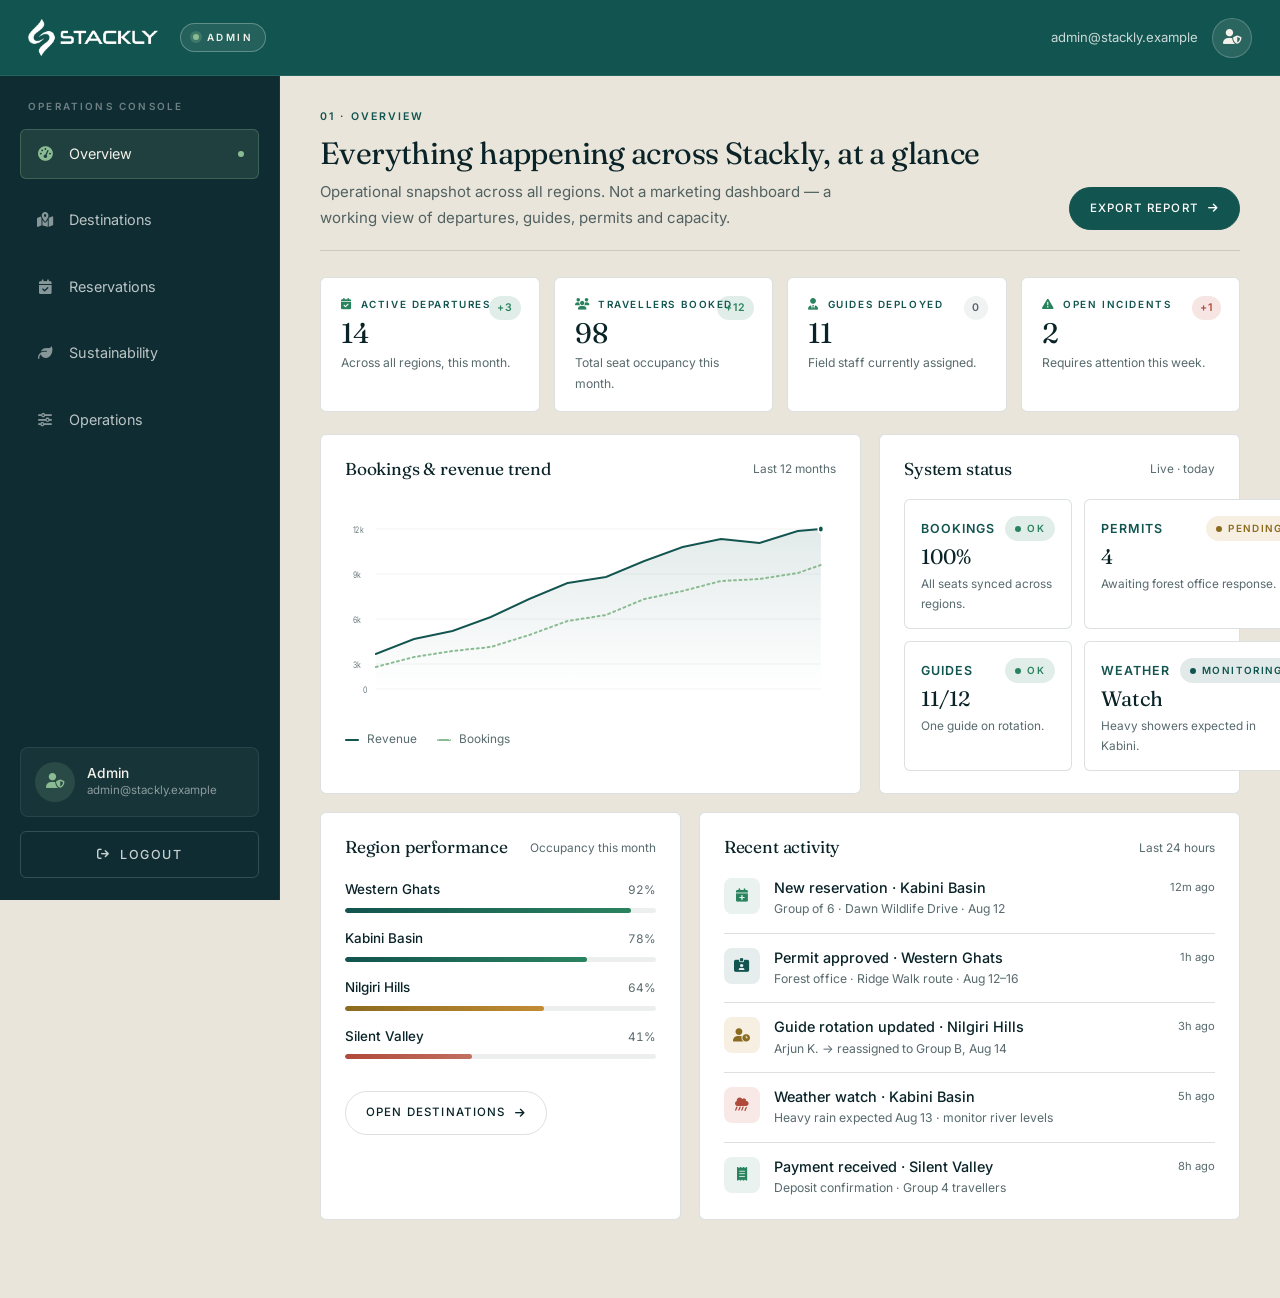
<file: html/admin.html>
<!DOCTYPE html>
<html lang="en">

<head>
  <meta charset="utf-8">
  <meta name="viewport" content="width=device-width, initial-scale=1">
  <meta name="theme-color" content="#092328">
  <title>Admin — Stackly</title>
  <meta name="description"
    content="Stackly admin dashboard — operations, destinations, reservations and sustainability.">
  <meta name="robots" content="noindex">

  <link rel="preconnect" href="https://fonts.googleapis.com">
  <link rel="preconnect" href="https://fonts.gstatic.com" crossorigin>
  <link
    href="https://fonts.googleapis.com/css2?family=Fraunces:ital,opsz,wght@0,9..144,300;0,9..144,400;0,9..144,500;1,9..144,300;1,9..144,400&family=Inter:wght@300;400;500;600&display=swap"
    rel="stylesheet">
  <link rel="stylesheet" href="https://cdnjs.cloudflare.com/ajax/libs/font-awesome/6.5.1/css/all.min.css">

  <link rel="stylesheet" href="../global.css">

  <style>
    /* ============================================================
   ADMIN DASHBOARD — page-scoped styles
   ============================================================ */

    body.admin {
      background: #EAE5DA;
      /* sand neutral — different from User cream */
      min-height: 100vh;
      overflow-x: hidden;
    }

    /* ------------------------------------------------------------
   FIXED HEADER
   ------------------------------------------------------------ */
    .adm-header {
      position: fixed;
      top: 0;
      left: 0;
      right: 0;
      z-index: 100;
      height: 76px;
      background: #12544F;
      /* forest teal — different from User's deep */
      color: #F4F1EA;
      border-bottom: 1px solid rgba(255, 255, 255, 0.08);
      display: flex;
      align-items: center;
      padding: 0 28px;
      gap: 24px;
    }

    .adm-header__left {
      display: flex;
      align-items: center;
      gap: 22px;
      flex-shrink: 0;
    }

    .adm-header__brand {
      display: inline-flex;
      align-items: center;
      gap: 12px;
    }

    .adm-header__brand img {
      width: 130px;
      height: 48px;
      object-fit: contain;
      filter: brightness(0) invert(1);
    }

    .adm-header__brand-name {
      display: none !important;
    }

    .adm-header__role {
      display: inline-flex;
      align-items: center;
      gap: 8px;
      padding: 5px 12px;
      border-radius: 999px;
      border: 1px solid rgba(255, 255, 255, 0.28);
      background: rgba(255, 255, 255, 0.08);
      font-size: 0.62rem;
      font-weight: 600;
      letter-spacing: 0.24em;
      color: #F4F1EA;
    }

    .adm-header__role::before {
      content: "";
      width: 6px;
      height: 6px;
      border-radius: 50%;
      background: #8BBB92;
      box-shadow: 0 0 0 3px rgba(139, 187, 146, 0.25);
    }

    .adm-header__welcome {
      flex: 1;
      display: flex;
      flex-direction: column;
      line-height: 1.2;
      min-width: 0;
    }

    .adm-header__welcome h1 {
      font-family: "Fraunces", Georgia, serif;
      font-size: clamp(1rem, 1.6vw, 1.28rem);
      font-weight: 400;
      color: #F4F1EA;
      letter-spacing: -0.01em;
      margin: 0;
      overflow: hidden;
      text-overflow: ellipsis;
      white-space: nowrap;
    }

    .adm-header__welcome p {
      font-size: 0.72rem;
      color: rgba(255, 255, 255, 0.6);
      margin: 4px 0 0;
      max-width: none;
    }

    .adm-header__right {
      display: flex;
      align-items: center;
      gap: 14px;
      flex-shrink: 0;
    }

    .adm-header__email {
      font-size: 0.82rem;
      color: rgba(255, 255, 255, 0.78);
      max-width: 200px;
      overflow: hidden;
      text-overflow: ellipsis;
      white-space: nowrap;
    }

    .adm-header__profile {
      width: 40px;
      height: 40px;
      display: grid;
      place-items: center;
      border-radius: 50%;
      background: rgba(255, 255, 255, 0.1);
      border: 1px solid rgba(255, 255, 255, 0.2);
      color: #F4F1EA;
      font-size: 0.92rem;
      transition: background .35s ease, border-color .35s ease;
    }

    .adm-header__profile:hover {
      background: rgba(255, 255, 255, 0.18);
      border-color: rgba(255, 255, 255, 0.4);
    }

    .adm-header__menu-btn {
      display: none;
      width: 44px;
      height: 44px;
      border-radius: 50%;
      color: #F4F1EA;
      background: rgba(255, 255, 255, 0.1);
      border: 1px solid rgba(255, 255, 255, 0.2);
      font-size: 1rem;
      place-items: center;
      cursor: pointer;
      transition: background .35s ease;
    }

    .adm-header__menu-btn:hover {
      background: rgba(255, 255, 255, 0.2);
    }

    /* ------------------------------------------------------------
   FIXED SIDEBAR (desktop)
   ------------------------------------------------------------ */
    .adm-sidebar {
      position: fixed;
      top: 76px;
      left: 0;
      bottom: 0;
      width: 280px;
      z-index: 90;
      background: #0E2C31;
      color: #F4F1EA;
      border-right: 1px solid rgba(255, 255, 255, 0.06);
      display: flex;
      flex-direction: column;
      padding: 22px 20px 22px;
      overflow-y: auto;
    }

    .adm-sidebar__label {
      font-size: 0.62rem;
      font-weight: 600;
      letter-spacing: 0.22em;
      text-transform: uppercase;
      color: rgba(255, 255, 255, 0.4);
      margin: 0 0 14px 8px;
    }

    .adm-nav {
      list-style: none;
      padding: 0;
      margin: 0 0 22px;
    }

    .adm-nav li+li {
      margin-top: 16px;
    }

    .adm-nav button {
      width: 100%;
      display: flex;
      align-items: center;
      gap: 14px;
      padding: 12px 14px;
      border-radius: 6px;
      background: transparent;
      border: 1px solid transparent;
      font-family: "Inter", sans-serif;
      font-size: 0.9rem;
      color: rgba(255, 255, 255, 0.72);
      text-align: left;
      cursor: pointer;
      transition: background .3s ease, color .3s ease, border-color .3s ease;
    }

    .adm-nav button i {
      width: 20px;
      font-size: 0.9rem;
      color: rgba(255, 255, 255, 0.5);
      transition: color .3s ease;
      text-align: center;
    }

    .adm-nav button:hover {
      background: rgba(255, 255, 255, 0.05);
      color: #F4F1EA;
    }

    .adm-nav button:hover i {
      color: #8BBB92;
    }

    .adm-nav button.is-active {
      background: rgba(139, 187, 146, 0.14);
      color: #F4F1EA;
      border-color: rgba(139, 187, 146, 0.28);
    }

    .adm-nav button.is-active i {
      color: #8BBB92;
    }

    .adm-nav button.is-active::after {
      content: "";
      margin-left: auto;
      width: 6px;
      height: 6px;
      border-radius: 50%;
      background: #8BBB92;
    }

    .adm-profile {
      margin-top: auto;
      padding: 14px;
      border-radius: 8px;
      background: rgba(255, 255, 255, 0.04);
      border: 1px solid rgba(255, 255, 255, 0.08);
      display: flex;
      align-items: center;
      gap: 12px;
      margin-bottom: 14px;
    }

    .adm-profile__avatar {
      width: 40px;
      height: 40px;
      display: grid;
      place-items: center;
      border-radius: 50%;
      background: rgba(139, 187, 146, 0.16);
      color: #8BBB92;
      font-size: 0.92rem;
      flex-shrink: 0;
    }

    .adm-profile__info {
      min-width: 0;
      line-height: 1.3;
    }

    .adm-profile__info strong {
      display: block;
      font-size: 0.86rem;
      color: #F4F1EA;
      font-weight: 500;
      overflow: hidden;
      text-overflow: ellipsis;
      white-space: nowrap;
    }

    .adm-profile__info span {
      display: block;
      font-size: 0.72rem;
      color: rgba(255, 255, 255, 0.5);
      overflow: hidden;
      text-overflow: ellipsis;
      white-space: nowrap;
    }

    .adm-logout {
      display: inline-flex;
      align-items: center;
      justify-content: center;
      gap: 10px;
      width: 100%;
      padding: 12px 18px;
      border-radius: 6px;
      background: transparent;
      border: 1px solid rgba(255, 255, 255, 0.16);
      color: rgba(255, 255, 255, 0.78);
      font-family: "Inter", sans-serif;
      font-size: 0.78rem;
      font-weight: 500;
      letter-spacing: 0.12em;
      text-transform: uppercase;
      cursor: pointer;
      transition: background .35s ease, color .35s ease, border-color .35s ease;
    }

    .adm-logout i {
      font-size: 0.72rem;
    }

    .adm-logout:hover {
      background: rgba(194, 74, 58, 0.14);
      border-color: rgba(194, 74, 58, 0.5);
      color: #F4F1EA;
    }

    /* ------------------------------------------------------------
   MAIN — only this scrolls
   ------------------------------------------------------------ */
    .adm-main {
      margin-left: 280px;
      padding: 108px 40px 60px;
      min-height: 100vh;
      min-width: 0;
    }

    .adm-panel {
      display: none;
    }

    .adm-panel.is-active {
      display: block;
      animation: panelIn .5s ease both;
    }

    @keyframes panelIn {
      from {
        opacity: 0;
        transform: translateY(14px);
      }

      to {
        opacity: 1;
        transform: translateY(0);
      }
    }

    .panel-head {
      display: flex;
      align-items: flex-end;
      justify-content: space-between;
      gap: 24px;
      margin-bottom: 26px;
      padding-bottom: 20px;
      border-bottom: 1px solid var(--line);
    }

    .panel-head__copy {
      min-width: 0;
    }

    .panel-head__eyebrow {
      font-size: 0.66rem;
      font-weight: 600;
      letter-spacing: 0.2em;
      text-transform: uppercase;
      color: #12544F;
      margin: 0 0 10px;
    }

    .panel-head__title {
      font-family: "Fraunces", Georgia, serif;
      font-size: clamp(1.5rem, 2.4vw, 2rem);
      font-weight: 400;
      line-height: 1.15;
      letter-spacing: -0.02em;
      color: var(--deep);
      margin: 0 0 8px;
      max-width: none;
    }

    .panel-head__lead {
      font-size: 0.94rem;
      color: var(--ink-soft);
      margin: 0;
      max-width: 60ch;
    }

    /* KPI grid */
    .kpi-grid {
      display: grid;
      grid-template-columns: repeat(4, 1fr);
      gap: 14px;
      margin-bottom: 22px;
    }

    .kpi-card {
      padding: 18px 20px 16px;
      background: #fff;
      border: 1px solid var(--line);
      border-radius: 6px;
      display: flex;
      flex-direction: column;
      gap: 6px;
      position: relative;
    }

    .kpi-card__label {
      display: flex;
      align-items: center;
      gap: 8px;
      font-size: 0.62rem;
      font-weight: 600;
      letter-spacing: 0.16em;
      text-transform: uppercase;
      color: #12544F;
    }

    .kpi-card__label i {
      color: var(--green);
      font-size: 0.72rem;
    }

    .kpi-card__value {
      font-family: "Fraunces", Georgia, serif;
      font-size: clamp(1.5rem, 2.2vw, 1.9rem);
      font-weight: 400;
      line-height: 1;
      color: var(--deep);
    }

    .kpi-card__sub {
      font-size: 0.76rem;
      color: var(--ink-soft);
      margin: 0;
    }

    .kpi-card__delta {
      position: absolute;
      top: 18px;
      right: 18px;
      font-size: 0.66rem;
      font-weight: 600;
      letter-spacing: 0.08em;
      padding: 3px 8px;
      border-radius: 999px;
    }

    .kpi-card__delta--up {
      background: rgba(42, 131, 95, 0.14);
      color: var(--green);
    }

    .kpi-card__delta--down {
      background: rgba(194, 74, 58, 0.14);
      color: #B04A3A;
    }

    .kpi-card__delta--flat {
      background: rgba(9, 35, 40, 0.06);
      color: var(--ink-soft);
    }

    /* Generic card */
    .card {
      background: #fff;
      border: 1px solid var(--line);
      border-radius: 6px;
      padding: 24px 24px 22px;
      min-width: 0;
    }

    .card__head {
      display: flex;
      align-items: center;
      justify-content: space-between;
      gap: 20px;
      margin-bottom: 20px;
    }

    .card__title {
      font-family: "Fraunces", Georgia, serif;
      font-size: 1.08rem;
      font-weight: 400;
      color: var(--deep);
      margin: 0;
      letter-spacing: -0.01em;
    }

    .card__note {
      font-size: 0.74rem;
      color: var(--ink-soft);
    }

    /* Rows */
    .row-2 {
      display: grid;
      grid-template-columns: 1.2fr 0.8fr;
      gap: 18px;
      margin-bottom: 18px;
    }

    .row-2--flip {
      grid-template-columns: 0.8fr 1.2fr;
    }

    .row-3 {
      display: grid;
      grid-template-columns: repeat(3, 1fr);
      gap: 18px;
      margin-bottom: 18px;
    }

    /* Status pills */
    .pill {
      display: inline-flex;
      align-items: center;
      gap: 6px;
      font-size: 0.62rem;
      font-weight: 600;
      letter-spacing: 0.14em;
      text-transform: uppercase;
      padding: 4px 10px;
      border-radius: 999px;
      white-space: nowrap;
    }

    .pill::before {
      content: "";
      width: 6px;
      height: 6px;
      border-radius: 50%;
      background: currentColor;
    }

    .pill--ok {
      background: rgba(42, 131, 95, 0.14);
      color: var(--green);
    }

    .pill--pending {
      background: rgba(194, 140, 52, 0.14);
      color: #8B6B1F;
    }

    .pill--alert {
      background: rgba(194, 74, 58, 0.14);
      color: #B04A3A;
    }

    .pill--paused {
      background: rgba(9, 35, 40, 0.08);
      color: var(--ink-soft);
    }

    .pill--info {
      background: rgba(18, 84, 79, 0.12);
      color: var(--teal);
    }

    /* Activity feed */
    .feed {
      list-style: none;
      padding: 0;
      margin: 0;
    }

    .feed__item {
      display: grid;
      grid-template-columns: 36px 1fr auto;
      gap: 14px;
      align-items: flex-start;
      padding: 14px 0;
      border-bottom: 1px solid var(--line);
    }

    .feed__item:last-child {
      border-bottom: 0;
      padding-bottom: 0;
    }

    .feed__item:first-child {
      padding-top: 0;
    }

    .feed__icon {
      width: 36px;
      height: 36px;
      display: grid;
      place-items: center;
      border-radius: 8px;
      background: rgba(42, 131, 95, 0.1);
      color: var(--green);
      font-size: 0.85rem;
      flex-shrink: 0;
    }

    .feed__icon--teal {
      background: rgba(18, 84, 79, 0.1);
      color: var(--teal);
    }

    .feed__icon--warm {
      background: rgba(194, 140, 52, 0.14);
      color: #8B6B1F;
    }

    .feed__icon--alert {
      background: rgba(194, 74, 58, 0.12);
      color: #B04A3A;
    }

    .feed__body {
      min-width: 0;
    }

    .feed__title {
      font-size: 0.9rem;
      font-weight: 500;
      color: var(--deep);
      margin: 0 0 3px;
      line-height: 1.35;
    }

    .feed__meta {
      font-size: 0.76rem;
      color: var(--ink-soft);
      margin: 0;
      line-height: 1.5;
    }

    .feed__time {
      font-size: 0.7rem;
      color: var(--ink-soft);
      white-space: nowrap;
    }

    /* Table */
    .table-wrap {
      overflow-x: auto;
    }

    .adm-table {
      width: 100%;
      border-collapse: collapse;
      font-size: 0.86rem;
      min-width: 640px;
    }

    .adm-table thead th {
      text-align: left;
      font-size: 0.62rem;
      font-weight: 600;
      letter-spacing: 0.16em;
      text-transform: uppercase;
      color: var(--ink-soft);
      padding: 10px 14px;
      border-bottom: 1px solid var(--line);
      background: rgba(9, 35, 40, 0.02);
    }

    .adm-table tbody td {
      padding: 14px;
      border-bottom: 1px solid var(--line);
      color: var(--ink);
      vertical-align: middle;
    }

    .adm-table tbody tr:last-child td {
      border-bottom: 0;
    }

    .adm-table tbody tr:hover {
      background: rgba(42, 131, 95, 0.03);
    }

    .adm-table strong {
      font-weight: 500;
      color: var(--deep);
    }

    .adm-table td.num {
      font-variant-numeric: tabular-nums;
      text-align: right;
    }

    /* Capacity bar inline */
    .cap {
      display: flex;
      align-items: center;
      gap: 10px;
      min-width: 140px;
    }

    .cap__bar {
      flex: 1;
      height: 5px;
      border-radius: 999px;
      background: rgba(9, 35, 40, 0.07);
      overflow: hidden;
    }

    .cap__fill {
      display: block;
      height: 100%;
      width: 0%;
      border-radius: 999px;
      background: linear-gradient(90deg, #2A835F, #8BBB92);
      transition: width 1.2s cubic-bezier(0.22, 1, 0.36, 1);
    }

    .cap__fill--warm {
      background: linear-gradient(90deg, #8B6B1F, #C28C34);
    }

    .cap__fill--alert {
      background: linear-gradient(90deg, #B04A3A, #C27060);
    }

    .cap__val {
      font-size: 0.74rem;
      color: var(--ink-soft);
      font-variant-numeric: tabular-nums;
      min-width: 34px;
      text-align: right;
    }

    /* Progress */
    .progress {
      display: flex;
      flex-direction: column;
      gap: 7px;
      margin-bottom: 14px;
    }

    .progress:last-child {
      margin-bottom: 0;
    }

    .progress__row {
      display: flex;
      align-items: baseline;
      justify-content: space-between;
      gap: 12px;
    }

    .progress__label {
      font-size: 0.84rem;
      color: var(--deep);
      font-weight: 500;
    }

    .progress__value {
      font-size: 0.74rem;
      color: var(--ink-soft);
      font-variant-numeric: tabular-nums;
    }

    .progress__bar {
      width: 100%;
      height: 5px;
      border-radius: 999px;
      background: rgba(9, 35, 40, 0.07);
      overflow: hidden;
    }

    .progress__fill {
      display: block;
      height: 100%;
      width: 0%;
      border-radius: 999px;
      background: linear-gradient(90deg, #12544F, #2A835F);
      transition: width 1.2s cubic-bezier(0.22, 1, 0.36, 1);
    }

    .progress__fill--warm {
      background: linear-gradient(90deg, #8B6B1F, #C28C34);
    }

    .progress__fill--alert {
      background: linear-gradient(90deg, #B04A3A, #C27060);
    }

    /* Bars */
    .bars {
      display: grid;
      grid-template-columns: repeat(12, 1fr);
      gap: 8px;
      align-items: end;
      height: 170px;
      padding-top: 20px;
      border-bottom: 1px solid var(--line);
      margin-bottom: 8px;
    }

    .bars__col {
      display: flex;
      flex-direction: column;
      align-items: center;
      gap: 6px;
      min-width: 0;
      height: 100%;
      justify-content: flex-end;
    }

    .bars__bar {
      width: 100%;
      max-width: 22px;
      border-radius: 3px 3px 0 0;
      background: linear-gradient(180deg, #2A835F 0%, #12544F 100%);
      height: 0;
      transition: height 1s cubic-bezier(0.22, 1, 0.36, 1);
    }

    .bars__bar--warm {
      background: linear-gradient(180deg, #C28C34 0%, #8B6B1F 100%);
    }

    .bars__label {
      font-size: 0.58rem;
      color: var(--ink-soft);
      letter-spacing: 0.06em;
    }

    .bars__caption {
      font-size: 0.72rem;
      color: var(--ink-soft);
      text-align: center;
      margin-top: 4px;
    }

    /* SVG line chart */
    .linechart {
      width: 100%;
      height: 220px;
      display: block;
    }

    .linechart__grid {
      stroke: rgba(9, 35, 40, 0.06);
      stroke-width: 1;
    }

    .linechart__axis {
      fill: #6b7c80;
      font-size: 9px;
      font-family: "Inter", sans-serif;
    }

    .linechart__line {
      fill: none;
      stroke: #12544F;
      stroke-width: 2;
      stroke-linecap: round;
      stroke-linejoin: round;
    }

    .linechart__line--alt {
      fill: none;
      stroke: #8BBB92;
      stroke-width: 2;
      stroke-dasharray: 3 4;
      stroke-linecap: round;
    }

    .linechart__area {
      fill: url(#areaGrad);
      opacity: 0.55;
    }

    .linechart__dot {
      fill: #12544F;
      stroke: #fff;
      stroke-width: 2;
    }

    .linechart__legend {
      display: flex;
      gap: 20px;
      flex-wrap: wrap;
      margin-top: 10px;
      font-size: 0.74rem;
      color: var(--ink-soft);
    }

    .linechart__legend span {
      display: inline-flex;
      align-items: center;
      gap: 8px;
    }

    .linechart__legend i {
      width: 14px;
      height: 2px;
      border-radius: 999px;
      background: #12544F;
      display: inline-block;
    }

    .linechart__legend i.alt {
      background: transparent;
      border-top: 2px dashed #8BBB92;
      height: 0;
    }

    /* Radial row */
    .radials {
      display: grid;
      grid-template-columns: 1fr 1fr;
      gap: 18px;
    }

    .radial {
      display: flex;
      flex-direction: column;
      align-items: center;
      gap: 8px;
      text-align: center;
    }

    .radial svg {
      width: 120px;
      height: 120px;
    }

    .radial__track {
      fill: none;
      stroke: rgba(9, 35, 40, 0.08);
      stroke-width: 8;
    }

    .radial__fill {
      fill: none;
      stroke: #12544F;
      stroke-width: 8;
      stroke-linecap: round;
      transform: rotate(-90deg);
      transform-origin: center;
      transition: stroke-dashoffset 1.4s cubic-bezier(0.22, 1, 0.36, 1);
    }

    .radial__fill--warm {
      stroke: #C28C34;
    }

    .radial__value {
      font-family: "Fraunces", Georgia, serif;
      font-size: 1.4rem;
      fill: var(--deep);
      font-weight: 400;
    }

    .radial__label {
      font-size: 0.8rem;
      color: var(--deep);
      font-weight: 500;
    }

    .radial__sub {
      font-size: 0.72rem;
      color: var(--ink-soft);
      max-width: 24ch;
    }

    /* Status grid — system health */
    .status-grid {
      display: grid;
      grid-template-columns: repeat(2, 1fr);
      gap: 12px;
    }

    .status-tile {
      padding: 16px 16px 14px;
      border: 1px solid var(--line);
      border-radius: 6px;
      display: flex;
      flex-direction: column;
      gap: 6px;
      background: #fff;
    }

    .status-tile__head {
      display: flex;
      align-items: center;
      justify-content: space-between;
      gap: 10px;
    }

    .status-tile__name {
      font-size: 0.78rem;
      font-weight: 600;
      letter-spacing: 0.08em;
      text-transform: uppercase;
      color: #12544F;
    }

    .status-tile__value {
      font-family: "Fraunces", Georgia, serif;
      font-size: 1.3rem;
      color: var(--deep);
      line-height: 1;
    }

    .status-tile__sub {
      font-size: 0.74rem;
      color: var(--ink-soft);
      margin: 0;
    }

    /* Buttons */
    .btn-adm {
      display: inline-flex;
      align-items: center;
      gap: 9px;
      padding: 11px 20px;
      border-radius: 999px;
      background: #12544F;
      color: #fff;
      font-family: "Inter", sans-serif;
      font-size: 0.72rem;
      font-weight: 500;
      letter-spacing: 0.1em;
      text-transform: uppercase;
      border: 1px solid #12544F;
      cursor: pointer;
      transition: background .35s ease, border-color .35s ease, transform .35s ease;
      text-decoration: none;
    }

    .btn-adm:hover {
      background: #092328;
      border-color: #092328;
      transform: translateY(-2px);
    }

    .btn-adm i {
      font-size: 0.68rem;
      transition: transform .35s ease;
    }

    .btn-adm:hover i {
      transform: translateX(4px);
    }

    .btn-adm--ghost {
      background: transparent;
      color: var(--deep);
      border-color: var(--line);
    }

    .btn-adm--ghost:hover {
      background: #12544F;
      border-color: #12544F;
      color: #fff;
    }

    .btn-adm--warn {
      background: transparent;
      color: #B04A3A;
      border-color: rgba(176, 74, 58, 0.35);
    }

    .btn-adm--warn:hover {
      background: #B04A3A;
      border-color: #B04A3A;
      color: #fff;
    }

    /* Note strip */
    .note-strip {
      display: flex;
      gap: 12px;
      padding: 14px 18px;
      background: rgba(18, 84, 79, 0.08);
      border: 1px solid rgba(18, 84, 79, 0.2);
      border-radius: 6px;
      font-size: 0.86rem;
      color: var(--deep);
      line-height: 1.6;
      margin-top: 18px;
    }

    .note-strip i {
      color: #12544F;
      font-size: 0.9rem;
      margin-top: 3px;
      flex-shrink: 0;
    }

    .note-strip p {
      margin: 0;
      max-width: none;
    }

    /* ------------------------------------------------------------
   MOBILE HAMBURGER OVERLAY — full viewport (AGENTS.md §6)
   ------------------------------------------------------------ */
    .adm-overlay {
      position: fixed;
      inset: 0;
      z-index: 300;
      background: #12544F;
      color: #F4F1EA;
      display: flex;
      flex-direction: column;
      padding: 24px 24px 40px;
      overflow-y: auto;
      opacity: 0;
      visibility: hidden;
    }

    .adm-overlay[hidden] {
      display: none;
    }

    .adm-overlay.is-open {
      opacity: 1;
      visibility: visible;
    }

    .adm-overlay__top {
      display: flex;
      align-items: center;
      justify-content: space-between;
      padding-bottom: 20px;
      flex-shrink: 0;
    }

    .adm-overlay__brand {
      display: inline-flex;
      align-items: center;
      gap: 12px;
    }

    .adm-overlay__brand img {
      width: 130px;
      height: 48px;
      object-fit: contain;
      filter: brightness(0) invert(1);
    }

    .adm-overlay__brand span {
      display: none !important;
    }

    .adm-overlay__close {
      width: 48px;
      height: 48px;
      display: grid;
      place-items: center;
      border-radius: 50%;
      color: #F4F1EA;
      border: 1px solid rgba(255, 255, 255, 0.24);
      font-size: 1.1rem;
      cursor: pointer;
      transition: background .35s ease, transform .35s ease;
    }

    .adm-overlay__close:hover {
      background: rgba(255, 255, 255, 0.1);
      transform: rotate(90deg);
    }

    .adm-overlay__nav {
      flex: 1;
      display: flex;
      align-items: center;
      justify-content: center;
    }

    .adm-overlay__nav ul {
      display: flex;
      flex-direction: column;
      gap: clamp(6px, 1.6vh, 16px);
      text-align: center;
      list-style: none;
      padding: 0;
      margin: 0;
    }

    .adm-overlay__nav a {
      position: relative;
      display: inline-flex;
      align-items: center;
      gap: 14px;
      font-family: "Fraunces", Georgia, serif;
      font-size: clamp(1.4rem, 6.4vw, 2.4rem);
      line-height: 1.2;
      color: rgba(255, 255, 255, 0.72);
      transition: color .4s ease;
      padding-bottom: 6px;
      text-decoration: none;
      cursor: pointer;
    }

    .adm-overlay__nav a i {
      font-size: 0.72em;
      color: rgba(139, 187, 146, 0.8);
      transition: color .4s ease;
    }

    .adm-overlay__nav a::after {
      content: "";
      position: absolute;
      left: 50%;
      bottom: 0;
      width: 0;
      height: 1px;
      background: #8BBB92;
      transform: translateX(-50%);
      transition: width .5s ease;
    }

    .adm-overlay__nav a:hover {
      color: #F4F1EA;
    }

    .adm-overlay__nav a:hover i {
      color: #8BBB92;
    }

    .adm-overlay__nav a.is-active {
      color: #F4F1EA;
    }

    .adm-overlay__nav a.is-active i {
      color: #8BBB92;
    }

    .adm-overlay__nav a.is-active::after {
      width: 100%;
    }

    .adm-overlay__foot {
      display: flex;
      flex-direction: column;
      gap: 12px;
      padding-top: 24px;
      flex-shrink: 0;
      max-width: 400px;
      margin-inline: auto;
      width: 100%;
    }

    .adm-overlay__profile {
      display: flex;
      align-items: center;
      gap: 14px;
      padding: 14px;
      border-radius: 8px;
      background: rgba(255, 255, 255, 0.06);
      border: 1px solid rgba(255, 255, 255, 0.12);
    }

    .adm-overlay__profile .adm-profile__avatar {
      display: grid;
    }

    .adm-overlay__profile .adm-profile__info strong {
      color: #F4F1EA;
    }

    .adm-overlay__profile .adm-profile__info span {
      color: rgba(255, 255, 255, 0.6);
    }

    .adm-overlay__logout {
      display: inline-flex;
      align-items: center;
      justify-content: center;
      gap: 10px;
      width: 100%;
      padding: 14px 22px;
      border-radius: 999px;
      background: #092328;
      color: #fff;
      font-family: "Inter", sans-serif;
      font-size: 0.78rem;
      font-weight: 500;
      letter-spacing: 0.14em;
      text-transform: uppercase;
      border: 1px solid #092328;
      cursor: pointer;
      transition: background .35s ease;
    }

    .adm-overlay__logout:hover {
      background: #2A835F;
      border-color: #2A835F;
    }

    /* ------------------------------------------------------------
   RESPONSIVE
   ------------------------------------------------------------ */
    @media (max-width: 1180px) {
      .kpi-grid {
        grid-template-columns: repeat(2, 1fr);
      }

      .row-2,
      .row-2--flip {
        grid-template-columns: 1fr;
      }

      .row-3 {
        grid-template-columns: 1fr;
      }

      .adm-main {
        padding: 108px 28px 60px;
      }
    }

    @media (max-width: 900px) {
      .adm-header {
        height: 68px;
        padding: 0 18px;
        gap: 14px;
      }

      .adm-header__brand-name {
        display: none;
      }

      .adm-header__role {
        display: none;
      }

      /* ADMIN chip hidden */
      .adm-header__email {
        display: none;
      }

      /* Email hidden */
      .adm-header__profile {
        display: none;
      }

      /* Profile icon hidden */
      .adm-header__welcome p {
        display: none;
      }

      .adm-header__menu-btn {
        display: grid;
      }

      .adm-sidebar {
        display: none;
      }

      .adm-main {
        margin-left: 0;
        padding: 92px 18px 50px;
      }

      .panel-head {
        flex-direction: column;
        align-items: flex-start;
      }

      .kpi-grid {
        grid-template-columns: 1fr 1fr;
        gap: 12px;
      }

      .kpi-card {
        padding: 16px;
      }

      .radials {
        grid-template-columns: 1fr;
      }

      .status-grid {
        grid-template-columns: 1fr;
      }
    }

    @media (max-width: 520px) {
      .kpi-grid {
        grid-template-columns: 1fr;
      }

      .bars {
        gap: 5px;
      }

      .bars__label {
        font-size: 0.5rem;
      }
    }

    @media (prefers-reduced-motion: reduce) {
      .adm-panel.is-active {
        animation: none;
      }

      .progress__fill,
      .cap__fill,
      .bars__bar,
      .radial__fill {
        transition: none;
      }

      .btn-adm {
        transition: none;
      }
    }
  </style>
</head>

<body class="admin">

  <!-- ================= FIXED HEADER ================= -->
  <header class="adm-header" id="admHeader">
    <div class="adm-header__left">
      <a class="adm-header__brand" href="#" id="logoReset" aria-label="Stackly admin — reset to first section">
        <img src="../logo.webp" alt="Stackly logo">
        <span class="adm-header__brand-name">Stackly</span>
      </a>
      <span class="adm-header__role" aria-label="Signed in as Admin">ADMIN</span>
    </div>

    <div class="adm-header__welcome">
    </div>

    <div class="adm-header__right">
      <span class="adm-header__email" id="headerEmail">—</span>
      <a class="adm-header__profile" href="../404.html" id="headerProfile" aria-label="Open account">
        <i class="fa-solid fa-user-shield" aria-hidden="true"></i>
      </a>
      <button class="adm-header__menu-btn" id="menuBtn" type="button" aria-label="Open admin menu" aria-expanded="false"
        aria-controls="admOverlay">
        <i class="fa-solid fa-bars" aria-hidden="true"></i>
      </button>
    </div>
  </header>

  <!-- ================= FIXED SIDEBAR (desktop only) ================= -->
  <aside class="adm-sidebar" id="sidebar" aria-label="Admin sections">
    <p class="adm-sidebar__label">Operations console</p>

    <ul class="adm-nav" role="tablist" aria-label="Admin sections">
      <li role="presentation">
        <button type="button" role="tab" data-nav="overview" class="is-active" aria-selected="true"
          aria-controls="panel-overview" id="tab-overview">
          <i class="fa-solid fa-gauge-high" aria-hidden="true"></i>
          <span>Overview</span>
        </button>
      </li>
      <li role="presentation">
        <button type="button" role="tab" data-nav="destinations" aria-selected="false"
          aria-controls="panel-destinations" id="tab-destinations" tabindex="-1">
          <i class="fa-solid fa-map-location-dot" aria-hidden="true"></i>
          <span>Destinations</span>
        </button>
      </li>
      <li role="presentation">
        <button type="button" role="tab" data-nav="reservations" aria-selected="false"
          aria-controls="panel-reservations" id="tab-reservations" tabindex="-1">
          <i class="fa-solid fa-calendar-check" aria-hidden="true"></i>
          <span>Reservations</span>
        </button>
      </li>
      <li role="presentation">
        <button type="button" role="tab" data-nav="sustainability" aria-selected="false"
          aria-controls="panel-sustainability" id="tab-sustainability" tabindex="-1">
          <i class="fa-solid fa-leaf" aria-hidden="true"></i>
          <span>Sustainability</span>
        </button>
      </li>
      <li role="presentation">
        <button type="button" role="tab" data-nav="operations" aria-selected="false" aria-controls="panel-operations"
          id="tab-operations" tabindex="-1">
          <i class="fa-solid fa-sliders" aria-hidden="true"></i>
          <span>Operations</span>
        </button>
      </li>
    </ul>

    <div class="adm-profile">
      <span class="adm-profile__avatar" aria-hidden="true">
        <i class="fa-solid fa-user-shield"></i>
      </span>
      <div class="adm-profile__info">
        <strong id="sideCardName">Admin</strong>
        <span id="sideCardEmail">—</span>
      </div>
    </div>

    <button type="button" class="adm-logout" id="logoutBtn">
      <i class="fa-solid fa-arrow-right-from-bracket" aria-hidden="true"></i>
      <span>Logout</span>
    </button>
  </aside>

  <!-- ================= MAIN — only this scrolls ================= -->
  <main class="adm-main" id="admMain">

    <!-- ==================================================
       PANEL 1 — OVERVIEW
       ================================================== -->
    <section class="adm-panel is-active" id="panel-overview" role="tabpanel" aria-labelledby="tab-overview"
      tabindex="-1">

      <div class="panel-head">
        <div class="panel-head__copy">
          <p class="panel-head__eyebrow">01 · Overview</p>
          <h2 class="panel-head__title">Everything happening across Stackly, at a glance</h2>
          <p class="panel-head__lead">
            Operational snapshot across all regions. Not a marketing dashboard —
            a working view of departures, guides, permits and capacity.
          </p>
        </div>
        <a class="btn-adm" href="../404.html">
          Export report <i class="fa-solid fa-arrow-right" aria-hidden="true"></i>
        </a>
      </div>

      <!-- KPI row -->
      <div class="kpi-grid">
        <div class="kpi-card">
          <span class="kpi-card__label"><i class="fa-solid fa-calendar-check"></i>Active departures</span>
          <span class="kpi-card__value" data-count="14">0</span>
          <p class="kpi-card__sub">Across all regions, this month.</p>
          <span class="kpi-card__delta kpi-card__delta--up">+3</span>
        </div>
        <div class="kpi-card">
          <span class="kpi-card__label"><i class="fa-solid fa-users"></i>Travellers booked</span>
          <span class="kpi-card__value" data-count="98">0</span>
          <p class="kpi-card__sub">Total seat occupancy this month.</p>
          <span class="kpi-card__delta kpi-card__delta--up">+12</span>
        </div>
        <div class="kpi-card">
          <span class="kpi-card__label"><i class="fa-solid fa-user-tie"></i>Guides deployed</span>
          <span class="kpi-card__value" data-count="11">0</span>
          <p class="kpi-card__sub">Field staff currently assigned.</p>
          <span class="kpi-card__delta kpi-card__delta--flat">0</span>
        </div>
        <div class="kpi-card">
          <span class="kpi-card__label"><i class="fa-solid fa-triangle-exclamation"></i>Open incidents</span>
          <span class="kpi-card__value" data-count="2">0</span>
          <p class="kpi-card__sub">Requires attention this week.</p>
          <span class="kpi-card__delta kpi-card__delta--down">+1</span>
        </div>
      </div>

      <div class="row-2">
        <div class="card">
          <div class="card__head">
            <h3 class="card__title">Bookings &amp; revenue trend</h3>
            <span class="card__note">Last 12 months</span>
          </div>

          <svg class="linechart" viewBox="0 0 640 220" preserveAspectRatio="none" aria-hidden="true">
            <defs>
              <linearGradient id="areaGrad" x1="0" y1="0" x2="0" y2="1">
                <stop offset="0%" stop-color="#12544F" stop-opacity="0.22" />
                <stop offset="100%" stop-color="#12544F" stop-opacity="0" />
              </linearGradient>
            </defs>

            <!-- Grid -->
            <line class="linechart__grid" x1="40" y1="30" x2="620" y2="30" />
            <line class="linechart__grid" x1="40" y1="75" x2="620" y2="75" />
            <line class="linechart__grid" x1="40" y1="120" x2="620" y2="120" />
            <line class="linechart__grid" x1="40" y1="165" x2="620" y2="165" />
            <line class="linechart__grid" x1="40" y1="190" x2="620" y2="190" />

            <!-- Y-axis labels -->
            <text class="linechart__axis" x="10" y="34">12k</text>
            <text class="linechart__axis" x="10" y="79">9k</text>
            <text class="linechart__axis" x="10" y="124">6k</text>
            <text class="linechart__axis" x="10" y="169">3k</text>
            <text class="linechart__axis" x="24" y="194">0</text>

            <!-- Area (revenue) -->
            <path class="linechart__area"
              d="M 40 155 L 90 140 L 140 132 L 190 118 L 240 100 L 290 84 L 340 78 L 390 62 L 440 48 L 490 40 L 540 44 L 590 32 L 620 30 L 620 190 L 40 190 Z" />

            <!-- Line (revenue) -->
            <path class="linechart__line"
              d="M 40 155 L 90 140 L 140 132 L 190 118 L 240 100 L 290 84 L 340 78 L 390 62 L 440 48 L 490 40 L 540 44 L 590 32 L 620 30" />

            <!-- Line (bookings alt) -->
            <path class="linechart__line--alt"
              d="M 40 168 L 90 158 L 140 152 L 190 148 L 240 136 L 290 122 L 340 116 L 390 100 L 440 92 L 490 82 L 540 80 L 590 74 L 620 66" />

            <!-- Last point dot -->
            <circle class="linechart__dot" cx="620" cy="30" r="3.5" />
          </svg>

          <div class="linechart__legend">
            <span><i></i>Revenue</span>
            <span><i class="alt"></i>Bookings</span>
          </div>
        </div>

        <div class="card">
          <div class="card__head">
            <h3 class="card__title">System status</h3>
            <span class="card__note">Live · today</span>
          </div>

          <div class="status-grid">
            <div class="status-tile">
              <div class="status-tile__head">
                <span class="status-tile__name">Bookings</span>
                <span class="pill pill--ok">OK</span>
              </div>
              <span class="status-tile__value">100%</span>
              <p class="status-tile__sub">All seats synced across regions.</p>
            </div>

            <div class="status-tile">
              <div class="status-tile__head">
                <span class="status-tile__name">Permits</span>
                <span class="pill pill--pending">Pending</span>
              </div>
              <span class="status-tile__value">4</span>
              <p class="status-tile__sub">Awaiting forest office response.</p>
            </div>

            <div class="status-tile">
              <div class="status-tile__head">
                <span class="status-tile__name">Guides</span>
                <span class="pill pill--ok">OK</span>
              </div>
              <span class="status-tile__value">11/12</span>
              <p class="status-tile__sub">One guide on rotation.</p>
            </div>

            <div class="status-tile">
              <div class="status-tile__head">
                <span class="status-tile__name">Weather</span>
                <span class="pill pill--info">Monitoring</span>
              </div>
              <span class="status-tile__value">Watch</span>
              <p class="status-tile__sub">Heavy showers expected in Kabini.</p>
            </div>
          </div>
        </div>
      </div>

      <div class="row-2--flip row-2">
        <div class="card">
          <div class="card__head">
            <h3 class="card__title">Region performance</h3>
            <span class="card__note">Occupancy this month</span>
          </div>

          <div class="progress">
            <div class="progress__row">
              <span class="progress__label">Western Ghats</span>
              <span class="progress__value">92%</span>
            </div>
            <div class="progress__bar"><span class="progress__fill" data-fill="92"></span></div>
          </div>
          <div class="progress">
            <div class="progress__row">
              <span class="progress__label">Kabini Basin</span>
              <span class="progress__value">78%</span>
            </div>
            <div class="progress__bar"><span class="progress__fill" data-fill="78"></span></div>
          </div>
          <div class="progress">
            <div class="progress__row">
              <span class="progress__label">Nilgiri Hills</span>
              <span class="progress__value">64%</span>
            </div>
            <div class="progress__bar"><span class="progress__fill progress__fill--warm" data-fill="64"></span></div>
          </div>
          <div class="progress">
            <div class="progress__row">
              <span class="progress__label">Silent Valley</span>
              <span class="progress__value">41%</span>
            </div>
            <div class="progress__bar"><span class="progress__fill progress__fill--alert" data-fill="41"></span></div>
          </div>

          <a class="btn-adm btn-adm--ghost" href="../404.html" style="margin-top:18px;">
            Open destinations <i class="fa-solid fa-arrow-right" aria-hidden="true"></i>
          </a>
        </div>

        <div class="card">
          <div class="card__head">
            <h3 class="card__title">Recent activity</h3>
            <span class="card__note">Last 24 hours</span>
          </div>

          <ul class="feed">
            <li class="feed__item">
              <span class="feed__icon"><i class="fa-solid fa-calendar-plus" aria-hidden="true"></i></span>
              <div class="feed__body">
                <p class="feed__title">New reservation · Kabini Basin</p>
                <p class="feed__meta">Group of 6 · Dawn Wildlife Drive · Aug 12</p>
              </div>
              <span class="feed__time">12m ago</span>
            </li>

            <li class="feed__item">
              <span class="feed__icon feed__icon--teal"><i class="fa-solid fa-id-card-clip"
                  aria-hidden="true"></i></span>
              <div class="feed__body">
                <p class="feed__title">Permit approved · Western Ghats</p>
                <p class="feed__meta">Forest office · Ridge Walk route · Aug 12–16</p>
              </div>
              <span class="feed__time">1h ago</span>
            </li>

            <li class="feed__item">
              <span class="feed__icon feed__icon--warm"><i class="fa-solid fa-user-clock" aria-hidden="true"></i></span>
              <div class="feed__body">
                <p class="feed__title">Guide rotation updated · Nilgiri Hills</p>
                <p class="feed__meta">Arjun K. → reassigned to Group B, Aug 14</p>
              </div>
              <span class="feed__time">3h ago</span>
            </li>

            <li class="feed__item">
              <span class="feed__icon feed__icon--alert"><i class="fa-solid fa-cloud-showers-heavy"
                  aria-hidden="true"></i></span>
              <div class="feed__body">
                <p class="feed__title">Weather watch · Kabini Basin</p>
                <p class="feed__meta">Heavy rain expected Aug 13 · monitor river levels</p>
              </div>
              <span class="feed__time">5h ago</span>
            </li>

            <li class="feed__item">
              <span class="feed__icon"><i class="fa-solid fa-receipt" aria-hidden="true"></i></span>
              <div class="feed__body">
                <p class="feed__title">Payment received · Silent Valley</p>
                <p class="feed__meta">Deposit confirmation · Group 4 travellers</p>
              </div>
              <span class="feed__time">8h ago</span>
            </li>
          </ul>
        </div>
      </div>

    </section>

    <!-- ==================================================
       PANEL 2 — DESTINATIONS
       ================================================== -->
    <section class="adm-panel" id="panel-destinations" role="tabpanel" aria-labelledby="tab-destinations" tabindex="-1">

      <div class="panel-head">
        <div class="panel-head__copy">
          <p class="panel-head__eyebrow">02 · Destinations</p>
          <h2 class="panel-head__title">Regions we run, their capacity and their season</h2>
          <p class="panel-head__lead">
            Every region we operate in, with seasonal windows, group caps and current load.
          </p>
        </div>
        <a class="btn-adm" href="../404.html">
          Add region <i class="fa-solid fa-arrow-right" aria-hidden="true"></i>
        </a>
      </div>

      <div class="kpi-grid">
        <div class="kpi-card">
          <span class="kpi-card__label"><i class="fa-solid fa-globe"></i>Active regions</span>
          <span class="kpi-card__value" data-count="4">0</span>
          <p class="kpi-card__sub">Currently open for bookings.</p>
        </div>
        <div class="kpi-card">
          <span class="kpi-card__label"><i class="fa-solid fa-user-group"></i>Avg. group size</span>
          <span class="kpi-card__value" data-count="7">0</span>
          <p class="kpi-card__sub">Across all active departures.</p>
        </div>
        <div class="kpi-card">
          <span class="kpi-card__label"><i class="fa-solid fa-bed"></i>Eco stays live</span>
          <span class="kpi-card__value" data-count="9">0</span>
          <p class="kpi-card__sub">Partner-run camps and cabins.</p>
        </div>
        <div class="kpi-card">
          <span class="kpi-card__label"><i class="fa-solid fa-snowflake"></i>Seasonal closures</span>
          <span class="kpi-card__value" data-count="1">0</span>
          <p class="kpi-card__sub">Closed for breeding window.</p>
        </div>
      </div>

      <div class="card" style="margin-bottom:18px;">
        <div class="card__head">
          <h3 class="card__title">Region capacity overview</h3>
          <span class="card__note">Current seasonal load</span>
        </div>

        <div class="table-wrap">
          <table class="adm-table">
            <thead>
              <tr>
                <th>Region</th>
                <th>Season</th>
                <th>Group cap</th>
                <th style="min-width:200px;">Occupancy</th>
                <th>Status</th>
              </tr>
            </thead>
            <tbody>
              <tr>
                <td><strong>Western Ghats</strong></td>
                <td>Sep–Nov</td>
                <td class="num">12</td>
                <td>
                  <div class="cap">
                    <div class="cap__bar"><span class="cap__fill" data-fill="92"></span></div>
                    <span class="cap__val">92%</span>
                  </div>
                </td>
                <td><span class="pill pill--ok">Open</span></td>
              </tr>
              <tr>
                <td><strong>Kabini Basin</strong></td>
                <td>Mar–May</td>
                <td class="num">10</td>
                <td>
                  <div class="cap">
                    <div class="cap__bar"><span class="cap__fill" data-fill="78"></span></div>
                    <span class="cap__val">78%</span>
                  </div>
                </td>
                <td><span class="pill pill--ok">Open</span></td>
              </tr>
              <tr>
                <td><strong>Nilgiri Hills</strong></td>
                <td>Dec–Feb</td>
                <td class="num">10</td>
                <td>
                  <div class="cap">
                    <div class="cap__bar"><span class="cap__fill cap__fill--warm" data-fill="64"></span></div>
                    <span class="cap__val">64%</span>
                  </div>
                </td>
                <td><span class="pill pill--ok">Open</span></td>
              </tr>
              <tr>
                <td><strong>Silent Valley</strong></td>
                <td>Sep–Nov</td>
                <td class="num">8</td>
                <td>
                  <div class="cap">
                    <div class="cap__bar"><span class="cap__fill cap__fill--alert" data-fill="41"></span></div>
                    <span class="cap__val">41%</span>
                  </div>
                </td>
                <td><span class="pill pill--pending">Limited</span></td>
              </tr>
              <tr>
                <td><strong>Coastal belt</strong></td>
                <td>Post-monsoon</td>
                <td class="num">10</td>
                <td>
                  <div class="cap">
                    <div class="cap__bar"><span class="cap__fill cap__fill--alert" data-fill="0"></span></div>
                    <span class="cap__val">—</span>
                  </div>
                </td>
                <td><span class="pill pill--paused">Closed</span></td>
              </tr>
            </tbody>
          </table>
        </div>
      </div>

      <div class="row-2">
        <div class="card">
          <div class="card__head">
            <h3 class="card__title">Departures by region</h3>
            <span class="card__note">Last 12 months</span>
          </div>

          <div class="bars" role="img" aria-label="Bar chart showing departures by region over 12 months">
            <div class="bars__col"><span class="bars__bar" data-h="42"></span><span class="bars__label">O</span></div>
            <div class="bars__col"><span class="bars__bar" data-h="58"></span><span class="bars__label">N</span></div>
            <div class="bars__col"><span class="bars__bar" data-h="74"></span><span class="bars__label">D</span></div>
            <div class="bars__col"><span class="bars__bar" data-h="62"></span><span class="bars__label">J</span></div>
            <div class="bars__col"><span class="bars__bar bars__bar--warm" data-h="38"></span><span
                class="bars__label">F</span></div>
            <div class="bars__col"><span class="bars__bar" data-h="86"></span><span class="bars__label">M</span></div>
            <div class="bars__col"><span class="bars__bar" data-h="72"></span><span class="bars__label">A</span></div>
            <div class="bars__col"><span class="bars__bar" data-h="48"></span><span class="bars__label">M</span></div>
            <div class="bars__col"><span class="bars__bar bars__bar--warm" data-h="36"></span><span
                class="bars__label">J</span></div>
            <div class="bars__col"><span class="bars__bar" data-h="68"></span><span class="bars__label">J</span></div>
            <div class="bars__col"><span class="bars__bar" data-h="92"></span><span class="bars__label">A</span></div>
            <div class="bars__col"><span class="bars__bar" data-h="80"></span><span class="bars__label">S</span></div>
          </div>
          <p class="bars__caption">Departures peak in March and August–September.</p>
        </div>

        <div class="card">
          <div class="card__head">
            <h3 class="card__title">Region health</h3>
            <span class="card__note">Sustainability signals</span>
          </div>

          <div class="progress">
            <div class="progress__row">
              <span class="progress__label">Trail wear within limits</span>
              <span class="progress__value">92%</span>
            </div>
            <div class="progress__bar"><span class="progress__fill" data-fill="92"></span></div>
          </div>
          <div class="progress">
            <div class="progress__row">
              <span class="progress__label">Waste compliance</span>
              <span class="progress__value">100%</span>
            </div>
            <div class="progress__bar"><span class="progress__fill" data-fill="100"></span></div>
          </div>
          <div class="progress">
            <div class="progress__row">
              <span class="progress__label">Seasonal routing respected</span>
              <span class="progress__value">100%</span>
            </div>
            <div class="progress__bar"><span class="progress__fill" data-fill="100"></span></div>
          </div>
          <div class="progress">
            <div class="progress__row">
              <span class="progress__label">Local hire rate</span>
              <span class="progress__value">88%</span>
            </div>
            <div class="progress__bar"><span class="progress__fill" data-fill="88"></span></div>
          </div>

          <a class="btn-adm btn-adm--ghost" href="../404.html" style="margin-top:16px;">
            Open sustainability <i class="fa-solid fa-arrow-right" aria-hidden="true"></i>
          </a>
        </div>
      </div>

    </section>

    <!-- ==================================================
       PANEL 3 — RESERVATIONS
       ================================================== -->
    <section class="adm-panel" id="panel-reservations" role="tabpanel" aria-labelledby="tab-reservations" tabindex="-1">

      <div class="panel-head">
        <div class="panel-head__copy">
          <p class="panel-head__eyebrow">03 · Reservations</p>
          <h2 class="panel-head__title">Every reservation, from enquiry to confirmation</h2>
          <p class="panel-head__lead">
            Pipeline, confirmations and cancellations in a single operational view.
          </p>
        </div>
        <a class="btn-adm" href="../404.html">
          Open all bookings <i class="fa-solid fa-arrow-right" aria-hidden="true"></i>
        </a>
      </div>

      <div class="kpi-grid">
        <div class="kpi-card">
          <span class="kpi-card__label"><i class="fa-solid fa-hourglass-start"></i>Pending</span>
          <span class="kpi-card__value" data-count="7">0</span>
          <p class="kpi-card__sub">Awaiting deposit or confirmation.</p>
          <span class="kpi-card__delta kpi-card__delta--up">+2</span>
        </div>
        <div class="kpi-card">
          <span class="kpi-card__label"><i class="fa-solid fa-circle-check"></i>Confirmed</span>
          <span class="kpi-card__value" data-count="21">0</span>
          <p class="kpi-card__sub">Fully booked and deposit-paid.</p>
          <span class="kpi-card__delta kpi-card__delta--flat">0</span>
        </div>
        <div class="kpi-card">
          <span class="kpi-card__label"><i class="fa-solid fa-circle-xmark"></i>Cancelled</span>
          <span class="kpi-card__value" data-count="3">0</span>
          <p class="kpi-card__sub">Cancelled this month.</p>
          <span class="kpi-card__delta kpi-card__delta--down">+1</span>
        </div>
        <div class="kpi-card">
          <span class="kpi-card__label"><i class="fa-solid fa-indian-rupee-sign"></i>Revenue (MTD)</span>
          <span class="kpi-card__value">₹—</span>
          <p class="kpi-card__sub">Month-to-date confirmed revenue.</p>
          <span class="kpi-card__delta kpi-card__delta--up">+9%</span>
        </div>
      </div>

      <div class="card" style="margin-bottom:18px;">
        <div class="card__head">
          <h3 class="card__title">Upcoming reservations</h3>
          <span class="card__note">Next 14 days</span>
        </div>

        <div class="table-wrap">
          <table class="adm-table">
            <thead>
              <tr>
                <th>ID</th>
                <th>Traveller</th>
                <th>Region</th>
                <th>Departure</th>
                <th>Group</th>
                <th>Status</th>
              </tr>
            </thead>
            <tbody>
              <tr>
                <td><strong>#RV-2491</strong></td>
                <td>—</td>
                <td>Western Ghats</td>
                <td>12 Aug 2026</td>
                <td class="num">6</td>
                <td><span class="pill pill--ok">Confirmed</span></td>
              </tr>
              <tr>
                <td><strong>#RV-2490</strong></td>
                <td>—</td>
                <td>Kabini Basin</td>
                <td>13 Aug 2026</td>
                <td class="num">4</td>
                <td><span class="pill pill--pending">Pending</span></td>
              </tr>
              <tr>
                <td><strong>#RV-2489</strong></td>
                <td>—</td>
                <td>Nilgiri Hills</td>
                <td>14 Aug 2026</td>
                <td class="num">8</td>
                <td><span class="pill pill--ok">Confirmed</span></td>
              </tr>
              <tr>
                <td><strong>#RV-2488</strong></td>
                <td>—</td>
                <td>Silent Valley</td>
                <td>16 Aug 2026</td>
                <td class="num">5</td>
                <td><span class="pill pill--pending">Pending</span></td>
              </tr>
              <tr>
                <td><strong>#RV-2487</strong></td>
                <td>—</td>
                <td>Western Ghats</td>
                <td>18 Aug 2026</td>
                <td class="num">10</td>
                <td><span class="pill pill--ok">Confirmed</span></td>
              </tr>
              <tr>
                <td><strong>#RV-2486</strong></td>
                <td>—</td>
                <td>Kabini Basin</td>
                <td>20 Aug 2026</td>
                <td class="num">3</td>
                <td><span class="pill pill--alert">Cancelled</span></td>
              </tr>
            </tbody>
          </table>
        </div>
      </div>

      <div class="row-3">
        <div class="card">
          <div class="card__head">
            <h3 class="card__title">Confirmation rate</h3>
          </div>
          <div class="radials" style="grid-template-columns:1fr;">
            <div class="radial">
              <svg viewBox="0 0 120 120" aria-hidden="true">
                <circle class="radial__track" cx="60" cy="60" r="50" />
                <circle class="radial__fill" cx="60" cy="60" r="50" data-r="50" data-pct="82" stroke-dasharray="314.16"
                  stroke-dashoffset="314.16" />
                <text class="radial__value" x="60" y="58" text-anchor="middle" dominant-baseline="middle">82%</text>
                <text x="60" y="76" text-anchor="middle" dominant-baseline="middle" font-size="9" fill="#6b7c80"
                  font-family="Inter, sans-serif">Confirmed</text>
              </svg>
              <span class="radial__label">Enquiries → confirmed</span>
              <span class="radial__sub">Share of enquiries that convert to confirmed bookings.</span>
            </div>
          </div>
        </div>

        <div class="card">
          <div class="card__head">
            <h3 class="card__title">Cancellations this month</h3>
          </div>
          <ul class="feed">
            <li class="feed__item" style="padding-top:0;">
              <span class="feed__icon feed__icon--alert"><i class="fa-solid fa-circle-xmark"
                  aria-hidden="true"></i></span>
              <div class="feed__body">
                <p class="feed__title">#RV-2486</p>
                <p class="feed__meta">Traveller request · refunded</p>
              </div>
              <span class="feed__time">Aug 03</span>
            </li>
            <li class="feed__item">
              <span class="feed__icon feed__icon--warm"><i class="fa-solid fa-cloud-rain" aria-hidden="true"></i></span>
              <div class="feed__body">
                <p class="feed__title">#RV-2471</p>
                <p class="feed__meta">Weather · rescheduled</p>
              </div>
              <span class="feed__time">Aug 06</span>
            </li>
            <li class="feed__item">
              <span class="feed__icon feed__icon--warm"><i class="fa-solid fa-user-minus" aria-hidden="true"></i></span>
              <div class="feed__body">
                <p class="feed__title">#RV-2465</p>
                <p class="feed__meta">Group size dropped below minimum</p>
              </div>
              <span class="feed__time">Aug 09</span>
            </li>
          </ul>
        </div>

        <div class="card">
          <div class="card__head">
            <h3 class="card__title">Pipeline by stage</h3>
          </div>
          <div class="progress">
            <div class="progress__row">
              <span class="progress__label">Enquiry</span>
              <span class="progress__value">18</span>
            </div>
            <div class="progress__bar"><span class="progress__fill" data-fill="18"></span></div>
          </div>
          <div class="progress">
            <div class="progress__row">
              <span class="progress__label">Proposal sent</span>
              <span class="progress__value">9</span>
            </div>
            <div class="progress__bar"><span class="progress__fill progress__fill--warm" data-fill="9"></span></div>
          </div>
          <div class="progress">
            <div class="progress__row">
              <span class="progress__label">Deposit paid</span>
              <span class="progress__value">21</span>
            </div>
            <div class="progress__bar"><span class="progress__fill" data-fill="21"></span></div>
          </div>
          <div class="progress">
            <div class="progress__row">
              <span class="progress__label">Final payment</span>
              <span class="progress__value">6</span>
            </div>
            <div class="progress__bar"><span class="progress__fill progress__fill--warm" data-fill="6"></span></div>
          </div>
          <div class="progress">
            <div class="progress__row">
              <span class="progress__label">Travelled</span>
              <span class="progress__value">24</span>
            </div>
            <div class="progress__bar"><span class="progress__fill" data-fill="24"></span></div>
          </div>
        </div>
      </div>

    </section>

    <!-- ==================================================
       PANEL 4 — SUSTAINABILITY
       ================================================== -->
    <section class="adm-panel" id="panel-sustainability" role="tabpanel" aria-labelledby="tab-sustainability"
      tabindex="-1">

      <div class="panel-head">
        <div class="panel-head__copy">
          <p class="panel-head__eyebrow">04 · Sustainability</p>
          <h2 class="panel-head__title">What we measure — and what we honestly don't</h2>
          <p class="panel-head__lead">
            Compliance signals, local hire and waste tracking. No unsupported carbon
            claims, no invented certifications.
          </p>
        </div>
        <a class="btn-adm" href="../404.html">
          Export metrics <i class="fa-solid fa-arrow-right" aria-hidden="true"></i>
        </a>
      </div>

      <div class="kpi-grid">
        <div class="kpi-card">
          <span class="kpi-card__label"><i class="fa-solid fa-users"></i>Local hire rate</span>
          <span class="kpi-card__value" data-count="88">0</span>
          <p class="kpi-card__sub">Percent of guides sourced locally.</p>
          <span class="kpi-card__delta kpi-card__delta--up">+3</span>
        </div>
        <div class="kpi-card">
          <span class="kpi-card__label"><i class="fa-solid fa-recycle"></i>Waste compliance</span>
          <span class="kpi-card__value" data-count="100">0</span>
          <p class="kpi-card__sub">Camp waste carried out, verified.</p>
          <span class="kpi-card__delta kpi-card__delta--flat">0</span>
        </div>
        <div class="kpi-card">
          <span class="kpi-card__label"><i class="fa-solid fa-calendar-week"></i>Seasonal routing</span>
          <span class="kpi-card__value" data-count="100">0</span>
          <p class="kpi-card__sub">Routes respect breeding windows.</p>
          <span class="kpi-card__delta kpi-card__delta--flat">0</span>
        </div>
        <div class="kpi-card">
          <span class="kpi-card__label"><i class="fa-solid fa-hourglass-half"></i>Carbon accounting</span>
          <span class="kpi-card__value">—</span>
          <p class="kpi-card__sub">Not yet measured credibly.</p>
          <span class="kpi-card__delta kpi-card__delta--down">Open</span>
        </div>
      </div>

      <div class="row-2">
        <div class="card">
          <div class="card__head">
            <h3 class="card__title">Local hire by region</h3>
            <span class="card__note">Percent from region</span>
          </div>

          <div class="progress">
            <div class="progress__row">
              <span class="progress__label">Western Ghats</span>
              <span class="progress__value">94%</span>
            </div>
            <div class="progress__bar"><span class="progress__fill" data-fill="94"></span></div>
          </div>
          <div class="progress">
            <div class="progress__row">
              <span class="progress__label">Kabini Basin</span>
              <span class="progress__value">89%</span>
            </div>
            <div class="progress__bar"><span class="progress__fill" data-fill="89"></span></div>
          </div>
          <div class="progress">
            <div class="progress__row">
              <span class="progress__label">Nilgiri Hills</span>
              <span class="progress__value">82%</span>
            </div>
            <div class="progress__bar"><span class="progress__fill" data-fill="82"></span></div>
          </div>
          <div class="progress">
            <div class="progress__row">
              <span class="progress__label">Silent Valley</span>
              <span class="progress__value">78%</span>
            </div>
            <div class="progress__bar"><span class="progress__fill progress__fill--warm" data-fill="78"></span></div>
          </div>
        </div>

        <div class="card">
          <div class="card__head">
            <h3 class="card__title">Compliance status</h3>
            <span class="card__note">This season</span>
          </div>

          <div class="status-grid">
            <div class="status-tile">
              <div class="status-tile__head">
                <span class="status-tile__name">Waste logs</span>
                <span class="pill pill--ok">OK</span>
              </div>
              <span class="status-tile__value">100%</span>
              <p class="status-tile__sub">All camps logged on exit.</p>
            </div>
            <div class="status-tile">
              <div class="status-tile__head">
                <span class="status-tile__name">Breeding window</span>
                <span class="pill pill--ok">Respected</span>
              </div>
              <span class="status-tile__value">0</span>
              <p class="status-tile__sub">Departures run in closed season.</p>
            </div>
            <div class="status-tile">
              <div class="status-tile__head">
                <span class="status-tile__name">Water use</span>
                <span class="pill pill--pending">Tracking</span>
              </div>
              <span class="status-tile__value">—</span>
              <p class="status-tile__sub">Estimates only, not verified.</p>
            </div>
            <div class="status-tile">
              <div class="status-tile__head">
                <span class="status-tile__name">Carbon</span>
                <span class="pill pill--alert">Unmeasured</span>
              </div>
              <span class="status-tile__value">—</span>
              <p class="status-tile__sub">No credible method yet.</p>
            </div>
          </div>
        </div>
      </div>

      <div class="card">
        <div class="card__head">
          <h3 class="card__title">Regional contribution</h3>
          <span class="card__note">Journey revenue into region, this season</span>
        </div>

        <div class="table-wrap">
          <table class="adm-table">
            <thead>
              <tr>
                <th>Region</th>
                <th>Guides paid locally</th>
                <th>Hosts engaged</th>
                <th>Avg. local spend</th>
                <th>Status</th>
              </tr>
            </thead>
            <tbody>
              <tr>
                <td><strong>Western Ghats</strong></td>
                <td class="num">18</td>
                <td class="num">6</td>
                <td class="num">72%</td>
                <td><span class="pill pill--ok">Strong</span></td>
              </tr>
              <tr>
                <td><strong>Kabini Basin</strong></td>
                <td class="num">12</td>
                <td class="num">5</td>
                <td class="num">68%</td>
                <td><span class="pill pill--ok">Strong</span></td>
              </tr>
              <tr>
                <td><strong>Nilgiri Hills</strong></td>
                <td class="num">9</td>
                <td class="num">4</td>
                <td class="num">61%</td>
                <td><span class="pill pill--info">Stable</span></td>
              </tr>
              <tr>
                <td><strong>Silent Valley</strong></td>
                <td class="num">5</td>
                <td class="num">2</td>
                <td class="num">54%</td>
                <td><span class="pill pill--pending">Growing</span></td>
              </tr>
            </tbody>
          </table>
        </div>

        <div class="note-strip" style="margin-top:18px;">
          <i class="fa-solid fa-circle-info" aria-hidden="true"></i>
          <p>These figures reflect what we actually track. Where a metric isn't listed — carbon, water — we don't claim
            it.</p>
        </div>
      </div>

    </section>

    <!-- ==================================================
       PANEL 5 — OPERATIONS
       ================================================== -->
    <section class="adm-panel" id="panel-operations" role="tabpanel" aria-labelledby="tab-operations" tabindex="-1">

      <div class="panel-head">
        <div class="panel-head__copy">
          <p class="panel-head__eyebrow">05 · Operations</p>
          <h2 class="panel-head__title">Guides, permits, equipment and incident log</h2>
          <p class="panel-head__lead">
            The working layer — everything that has to be lined up before a departure
            can actually leave.
          </p>
        </div>
        <a class="btn-adm" href="../404.html">
          Open task list <i class="fa-solid fa-arrow-right" aria-hidden="true"></i>
        </a>
      </div>

      <div class="kpi-grid">
        <div class="kpi-card">
          <span class="kpi-card__label"><i class="fa-solid fa-user-tie"></i>Guides on roster</span>
          <span class="kpi-card__value" data-count="12">0</span>
          <p class="kpi-card__sub">Available across all regions.</p>
        </div>
        <div class="kpi-card">
          <span class="kpi-card__label"><i class="fa-solid fa-id-card-clip"></i>Permits active</span>
          <span class="kpi-card__value" data-count="8">0</span>
          <p class="kpi-card__sub">Approved and valid.</p>
        </div>
        <div class="kpi-card">
          <span class="kpi-card__label"><i class="fa-solid fa-toolbox"></i>Equipment ready</span>
          <span class="kpi-card__value" data-count="31">0</span>
          <p class="kpi-card__sub">Camps, kayaks, safety gear.</p>
        </div>
        <div class="kpi-card">
          <span class="kpi-card__label"><i class="fa-solid fa-triangle-exclamation"></i>Open incidents</span>
          <span class="kpi-card__value" data-count="2">0</span>
          <p class="kpi-card__sub">Both non-critical, being tracked.</p>
          <span class="kpi-card__delta kpi-card__delta--down">+1</span>
        </div>
      </div>

      <div class="row-2">
        <div class="card">
          <div class="card__head">
            <h3 class="card__title">Guide roster</h3>
            <span class="card__note">Current assignments</span>
          </div>

          <div class="table-wrap">
            <table class="adm-table">
              <thead>
                <tr>
                  <th>Guide</th>
                  <th>Region</th>
                  <th>Assignment</th>
                  <th>Status</th>
                </tr>
              </thead>
              <tbody>
                <tr>
                  <td><strong>Arjun K.</strong></td>
                  <td>Western Ghats</td>
                  <td>Ridge Walk · Aug 12</td>
                  <td><span class="pill pill--ok">Active</span></td>
                </tr>
                <tr>
                  <td><strong>Lakshmi R.</strong></td>
                  <td>Nilgiri Hills</td>
                  <td>Shola edge walks · Aug 14</td>
                  <td><span class="pill pill--ok">Active</span></td>
                </tr>
                <tr>
                  <td><strong>Kiran M.</strong></td>
                  <td>Kabini Basin</td>
                  <td>Dawn drives · Aug 13</td>
                  <td><span class="pill pill--ok">Active</span></td>
                </tr>
                <tr>
                  <td><strong>Meena S.</strong></td>
                  <td>Kabini Basin</td>
                  <td>Host-led days · Aug 15</td>
                  <td><span class="pill pill--info">On duty</span></td>
                </tr>
                <tr>
                  <td><strong>Ravi P.</strong></td>
                  <td>Western Ghats</td>
                  <td>—</td>
                  <td><span class="pill pill--paused">Rotating off</span></td>
                </tr>
              </tbody>
            </table>
          </div>
        </div>

        <div class="card">
          <div class="card__head">
            <h3 class="card__title">Permits tracker</h3>
            <span class="card__note">Next 30 days</span>
          </div>

          <div class="progress">
            <div class="progress__row">
              <span class="progress__label">Western Ghats · Ridge Walk</span>
              <span class="progress__value">Approved</span>
            </div>
            <div class="progress__bar"><span class="progress__fill" data-fill="100"></span></div>
          </div>
          <div class="progress">
            <div class="progress__row">
              <span class="progress__label">Kabini Basin · Wildlife drive</span>
              <span class="progress__value">Pending</span>
            </div>
            <div class="progress__bar"><span class="progress__fill progress__fill--warm" data-fill="45"></span></div>
          </div>
          <div class="progress">
            <div class="progress__row">
              <span class="progress__label">Nilgiri Hills · Shola edge</span>
              <span class="progress__value">Approved</span>
            </div>
            <div class="progress__bar"><span class="progress__fill" data-fill="100"></span></div>
          </div>
          <div class="progress">
            <div class="progress__row">
              <span class="progress__label">Silent Valley · Traverse</span>
              <span class="progress__value">Review</span>
            </div>
            <div class="progress__bar"><span class="progress__fill progress__fill--warm" data-fill="30"></span></div>
          </div>
          <div class="progress">
            <div class="progress__row">
              <span class="progress__label">Coastal belt · Post-monsoon</span>
              <span class="progress__value">Not filed</span>
            </div>
            <div class="progress__bar"><span class="progress__fill progress__fill--alert" data-fill="0"></span></div>
          </div>

          <a class="btn-adm btn-adm--ghost" href="../404.html" style="margin-top:16px;">
            Open permit log <i class="fa-solid fa-arrow-right" aria-hidden="true"></i>
          </a>
        </div>
      </div>

      <div class="row-2--flip row-2">
        <div class="card">
          <div class="card__head">
            <h3 class="card__title">Equipment readiness</h3>
            <span class="card__note">By category</span>
          </div>

          <div class="progress">
            <div class="progress__row">
              <span class="progress__label">Tents &amp; camps</span>
              <span class="progress__value">94%</span>
            </div>
            <div class="progress__bar"><span class="progress__fill" data-fill="94"></span></div>
          </div>
          <div class="progress">
            <div class="progress__row">
              <span class="progress__label">Kayaks &amp; safety</span>
              <span class="progress__value">88%</span>
            </div>
            <div class="progress__bar"><span class="progress__fill" data-fill="88"></span></div>
          </div>
          <div class="progress">
            <div class="progress__row">
              <span class="progress__label">First-aid kits</span>
              <span class="progress__value">100%</span>
            </div>
            <div class="progress__bar"><span class="progress__fill" data-fill="100"></span></div>
          </div>
          <div class="progress">
            <div class="progress__row">
              <span class="progress__label">Radios &amp; comms</span>
              <span class="progress__value">72%</span>
            </div>
            <div class="progress__bar"><span class="progress__fill progress__fill--warm" data-fill="72"></span></div>
          </div>
        </div>

        <div class="card">
          <div class="card__head">
            <h3 class="card__title">Incident log</h3>
            <span class="card__note">Open &amp; recently closed</span>
          </div>

          <ul class="feed">
            <li class="feed__item">
              <span class="feed__icon feed__icon--alert"><i class="fa-solid fa-cloud-showers-heavy"
                  aria-hidden="true"></i></span>
              <div class="feed__body">
                <p class="feed__title">River levels · Kabini Basin</p>
                <p class="feed__meta">Monitoring · paddling departures may shift</p>
              </div>
              <span class="pill pill--alert">Open</span>
            </li>
            <li class="feed__item">
              <span class="feed__icon feed__icon--warm"><i class="fa-solid fa-battery-quarter"
                  aria-hidden="true"></i></span>
              <div class="feed__body">
                <p class="feed__title">Radio units · Western Ghats</p>
                <p class="feed__meta">Two units awaiting replacement</p>
              </div>
              <span class="pill pill--pending">Tracking</span>
            </li>
            <li class="feed__item">
              <span class="feed__icon"><i class="fa-solid fa-check" aria-hidden="true"></i></span>
              <div class="feed__body">
                <p class="feed__title">Trail obstruction · Nilgiri Hills</p>
                <p class="feed__meta">Cleared · no impact on departures</p>
              </div>
              <span class="pill pill--paused">Closed</span>
            </li>
            <li class="feed__item">
              <span class="feed__icon"><i class="fa-solid fa-check" aria-hidden="true"></i></span>
              <div class="feed__body">
                <p class="feed__title">Permit discrepancy · Silent Valley</p>
                <p class="feed__meta">Reconciled with forest office</p>
              </div>
              <span class="pill pill--paused">Closed</span>
            </li>
          </ul>
        </div>
      </div>

      <div class="note-strip">
        <i class="fa-solid fa-shield-halved" aria-hidden="true"></i>
        <p>All operational actions — permits, rosters, equipment — are managed through the operations team. This view is
          read-only.</p>
      </div>

    </section>

  </main>

  <!-- ================= MOBILE HAMBURGER OVERLAY (full screen) ================= -->
  <div class="adm-overlay" id="admOverlay" role="dialog" aria-modal="true" aria-label="Admin menu" hidden>

    <div class="adm-overlay__top">
      <a class="adm-overlay__brand" href="#" id="overlayLogoReset" aria-label="Stackly admin — reset to first section">
        <img src="../logo.webp" alt="Stackly logo">
        <span>Stackly</span>
      </a>
      <button class="adm-overlay__close" id="overlayClose" type="button" aria-label="Close menu">
        <i class="fa-solid fa-xmark" aria-hidden="true"></i>
      </button>
    </div>

    <nav class="adm-overlay__nav" aria-label="Admin sections">
      <ul role="tablist">
        <li role="presentation">
          <a href="#overview" role="tab" data-nav="overview" class="is-active" aria-selected="true"
            aria-controls="panel-overview">
            <i class="fa-solid fa-gauge-high" aria-hidden="true"></i>
            <span>Overview</span>
          </a>
        </li>
        <li role="presentation">
          <a href="#destinations" role="tab" data-nav="destinations" aria-selected="false"
            aria-controls="panel-destinations">
            <i class="fa-solid fa-map-location-dot" aria-hidden="true"></i>
            <span>Destinations</span>
          </a>
        </li>
        <li role="presentation">
          <a href="#reservations" role="tab" data-nav="reservations" aria-selected="false"
            aria-controls="panel-reservations">
            <i class="fa-solid fa-calendar-check" aria-hidden="true"></i>
            <span>Reservations</span>
          </a>
        </li>
        <li role="presentation">
          <a href="#sustainability" role="tab" data-nav="sustainability" aria-selected="false"
            aria-controls="panel-sustainability">
            <i class="fa-solid fa-leaf" aria-hidden="true"></i>
            <span>Sustainability</span>
          </a>
        </li>
        <li role="presentation">
          <a href="#operations" role="tab" data-nav="operations" aria-selected="false" aria-controls="panel-operations">
            <i class="fa-solid fa-sliders" aria-hidden="true"></i>
            <span>Operations</span>
          </a>
        </li>
      </ul>
    </nav>

    <div class="adm-overlay__foot">
      <div class="adm-overlay__profile">
        <span class="adm-profile__avatar" aria-hidden="true">
          <i class="fa-solid fa-user-shield"></i>
        </span>
        <div class="adm-profile__info">
          <strong id="overlayName">Admin</strong>
          <span id="overlayEmail">—</span>
        </div>
      </div>
      <button type="button" class="adm-overlay__logout" id="overlayLogout">
        <i class="fa-solid fa-arrow-right-from-bracket" aria-hidden="true"></i>
        <span>Logout</span>
      </button>
    </div>
  </div>

  <!-- ================= GSAP ================= -->
  <script src="https://cdnjs.cloudflare.com/ajax/libs/gsap/3.12.5/gsap.min.js"></script>

  <script>
    (function () {
      "use strict";

      var reduceMotion = window.matchMedia("(prefers-reduced-motion: reduce)").matches;

      /* =========================================================
         IDENTITY
         ========================================================= */
      var storedEmail = "admin@stackly.example";
      try {
        storedEmail = localStorage.getItem("stackly_user_email") || storedEmail;
      } catch (err) { /* storage unavailable */ }

      var username = "admin";
      if (storedEmail && storedEmail.indexOf("@") > 0) {
        username = storedEmail.split("@")[0];
      }
      var prettyName = username.charAt(0).toUpperCase() + username.slice(1);

      function setText(id, txt) {
        var el = document.getElementById(id);
        if (el) el.textContent = txt;
      }

      setText("welcomeHello", "Hello " + username);
      setText("headerEmail", storedEmail);
      setText("sideCardName", prettyName);
      setText("sideCardEmail", storedEmail);
      setText("overlayName", prettyName);
      setText("overlayEmail", storedEmail);

      /* =========================================================
         NAV SELECTOR
         ========================================================= */
      var navItems = document.querySelectorAll(
        '.adm-nav button[data-nav], .adm-overlay__nav a[data-nav]'
      );
      var panels = document.querySelectorAll(".adm-panel");

      function activatePanel(name, skipScroll) {
        navItems.forEach(function (el) {
          var on = el.getAttribute("data-nav") === name;
          el.classList.toggle("is-active", on);
          el.setAttribute("aria-selected", on ? "true" : "false");
          if (el.tagName === "BUTTON") {
            el.setAttribute("tabindex", on ? "0" : "-1");
          }
        });

        var found = null;
        panels.forEach(function (p) {
          var id = p.id.replace("panel-", "");
          var on = id === name;
          p.classList.toggle("is-active", on);
          if (on) found = p;
        });

        closeOverlay();
        if (!skipScroll) {
          window.scrollTo({ top: 0, behavior: reduceMotion ? "auto" : "smooth" });
        }
        if (found) animateCharts(found);
        
        if (window.location.hash !== "#" + name) {
          history.replaceState(null, null, "#" + name);
        }
      }

      navItems.forEach(function (item) {
        item.addEventListener("click", function (e) {
          e.preventDefault();
          activatePanel(item.getAttribute("data-nav"));
        });

        if (item.tagName === "BUTTON") {
          item.addEventListener("keydown", function (e) {
            var list = Array.prototype.slice.call(
              document.querySelectorAll(".adm-nav button[data-nav]")
            );
            var i = list.indexOf(item);
            if (e.key === "ArrowDown") {
              e.preventDefault();
              (list[i + 1] || list[0]).focus();
              (list[i + 1] || list[0]).click();
            } else if (e.key === "ArrowUp") {
              e.preventDefault();
              (list[i - 1] || list[list.length - 1]).focus();
              (list[i - 1] || list[list.length - 1]).click();
            }
          });
        }
      });

      /* Header profile links directly to 404 page */

      /* Logo reset (header) */
      var logoReset = document.getElementById("logoReset");
      if (logoReset) {
        logoReset.addEventListener("click", function (e) {
          e.preventDefault();
          var p = document.getElementById("panel-overview");
          if (p && p.classList.contains("is-active")) { 
            window.scrollTo(0, 0);
            window.location.reload(); 
          }
          else { activatePanel("overview"); }
        });
      }

      /* Logo reset (overlay) */
      var overlayLogoReset = document.getElementById("overlayLogoReset");
      if (overlayLogoReset) {
        overlayLogoReset.addEventListener("click", function (e) {
          e.preventDefault();
          var p = document.getElementById("panel-overview");
          if (p && p.classList.contains("is-active")) { 
            window.scrollTo(0, 0);
            window.location.reload(); 
          }
          else { activatePanel("overview"); }
        });
      }

      /* Logout */
      function doLogout() {
        try {
          localStorage.removeItem("stackly_user_email");
          localStorage.removeItem("stackly_user_role");
        } catch (err) { /* ignore */ }
        window.location.href = "login.html";
      }
      var logoutBtn = document.getElementById("logoutBtn");
      var overlayLogout = document.getElementById("overlayLogout");
      if (logoutBtn) logoutBtn.addEventListener("click", doLogout);
      if (overlayLogout) overlayLogout.addEventListener("click", doLogout);

      /* =========================================================
         MOBILE HAMBURGER OVERLAY
         ========================================================= */
      var overlay = document.getElementById("admOverlay");
      var menuBtn = document.getElementById("menuBtn");
      var closeBtn = document.getElementById("overlayClose");

      function lockScroll() { document.body.classList.add("is-locked"); }
      function unlockScroll() { document.body.classList.remove("is-locked"); }

      function openOverlay() {
        overlay.hidden = false;
        menuBtn.setAttribute("aria-expanded", "true");
        menuBtn.setAttribute("aria-label", "Close admin menu");
        lockScroll();

        if (reduceMotion || typeof gsap === "undefined") {
          overlay.classList.add("is-open");
        } else {
          overlay.classList.add("is-open");
          gsap.fromTo(overlay, { opacity: 0 }, { opacity: 1, duration: 0.32, ease: "power2.out" });
          gsap.fromTo(".adm-overlay__nav a",
            { opacity: 0, x: -46 },
            { opacity: 1, x: 0, duration: 0.55, stagger: 0.07, delay: 0.08, ease: "power4.out" }
          );
          gsap.fromTo(".adm-overlay__foot > *",
            { opacity: 0, y: 24 },
            { opacity: 1, y: 0, duration: 0.5, stagger: 0.08, delay: 0.35, ease: "power3.out" }
          );
        }
        closeBtn.focus();
      }

      function closeOverlay() {
        if (!overlay || overlay.hidden) return;
        menuBtn.setAttribute("aria-expanded", "false");
        menuBtn.setAttribute("aria-label", "Open admin menu");
        unlockScroll();

        if (reduceMotion || typeof gsap === "undefined") {
          overlay.classList.remove("is-open");
          overlay.hidden = true;
        } else {
          gsap.to(overlay, {
            opacity: 0, duration: 0.25, ease: "power2.in",
            onComplete: function () {
              overlay.classList.remove("is-open");
              overlay.hidden = true;
              gsap.set(overlay, { clearProps: "opacity" });
            }
          });
        }
        if (menuBtn) menuBtn.focus();
      }

      if (menuBtn) {
        menuBtn.addEventListener("click", function () {
          if (menuBtn.getAttribute("aria-expanded") === "true") closeOverlay();
          else openOverlay();
        });
      }
      if (closeBtn) closeBtn.addEventListener("click", closeOverlay);

      document.addEventListener("keydown", function (e) {
        if (e.key === "Escape" && menuBtn && menuBtn.getAttribute("aria-expanded") === "true") {
          closeOverlay();
        }
      });

      window.addEventListener("resize", function () {
        if (window.innerWidth > 900 && menuBtn &&
          menuBtn.getAttribute("aria-expanded") === "true") {
          closeOverlay();
        }
      });

      /* =========================================================
         CHART ANIMATIONS
         ========================================================= */
      function animateCharts(scope) {
        scope = scope || document;

        scope.querySelectorAll(".progress__fill").forEach(function (fill) {
          var pct = parseFloat(fill.getAttribute("data-fill")) || 0;
          if (reduceMotion || typeof gsap === "undefined") {
            fill.style.width = pct + "%";
          } else {
            gsap.fromTo(fill, { width: "0%" }, {
              width: pct + "%", duration: 1.2, ease: "power3.out", delay: 0.15
            });
          }
        });

        scope.querySelectorAll(".cap__fill").forEach(function (fill) {
          var pct = parseFloat(fill.getAttribute("data-fill")) || 0;
          if (reduceMotion || typeof gsap === "undefined") {
            fill.style.width = pct + "%";
          } else {
            gsap.fromTo(fill, { width: "0%" }, {
              width: pct + "%", duration: 1.1, ease: "power3.out", delay: 0.1
            });
          }
        });

        scope.querySelectorAll(".bars__bar").forEach(function (bar) {
          var h = parseFloat(bar.getAttribute("data-h")) || 0;
          if (reduceMotion || typeof gsap === "undefined") {
            bar.style.height = h + "%";
          } else {
            gsap.fromTo(bar, { height: "0%" }, {
              height: h + "%", duration: 1.0, ease: "power3.out", delay: 0.1
            });
          }
        });

        scope.querySelectorAll(".radial__fill").forEach(function (ring) {
          var r = parseFloat(ring.getAttribute("data-r")) || 50;
          var pct = parseFloat(ring.getAttribute("data-pct")) || 0;
          var circ = 2 * Math.PI * r;
          var offset = circ - (pct / 100) * circ;
          if (reduceMotion || typeof gsap === "undefined") {
            ring.setAttribute("stroke-dashoffset", offset);
          } else {
            gsap.fromTo(ring, { strokeDashoffset: circ }, {
              strokeDashoffset: offset, duration: 1.4, ease: "power3.out", delay: 0.2
            });
          }
        });

        scope.querySelectorAll("[data-count]").forEach(function (el) {
          if (el.dataset.counted === "1") return;
          var target = parseFloat(el.getAttribute("data-count")) || 0;
          if (reduceMotion || typeof gsap === "undefined") {
            el.textContent = target;
            el.dataset.counted = "1";
            return;
          }
          var obj = { val: 0 };
          gsap.to(obj, {
            val: target, duration: 1.4, ease: "power2.out",
            onUpdate: function () { el.textContent = Math.round(obj.val); },
            onComplete: function () {
              el.textContent = target;
              el.dataset.counted = "1";
            }
          });
        });
      }

      animateCharts(document);

      /* =========================================================
         HASH ROUTING & SCROLL RESTORATION
         ========================================================= */
      if ("scrollRestoration" in history) history.scrollRestoration = "auto";
      
      var initialHash = window.location.hash.replace("#", "");
      if (initialHash && document.getElementById("panel-" + initialHash)) {
        activatePanel(initialHash, true);
      }

    })();
  </script>

</body>

</html>
</file>
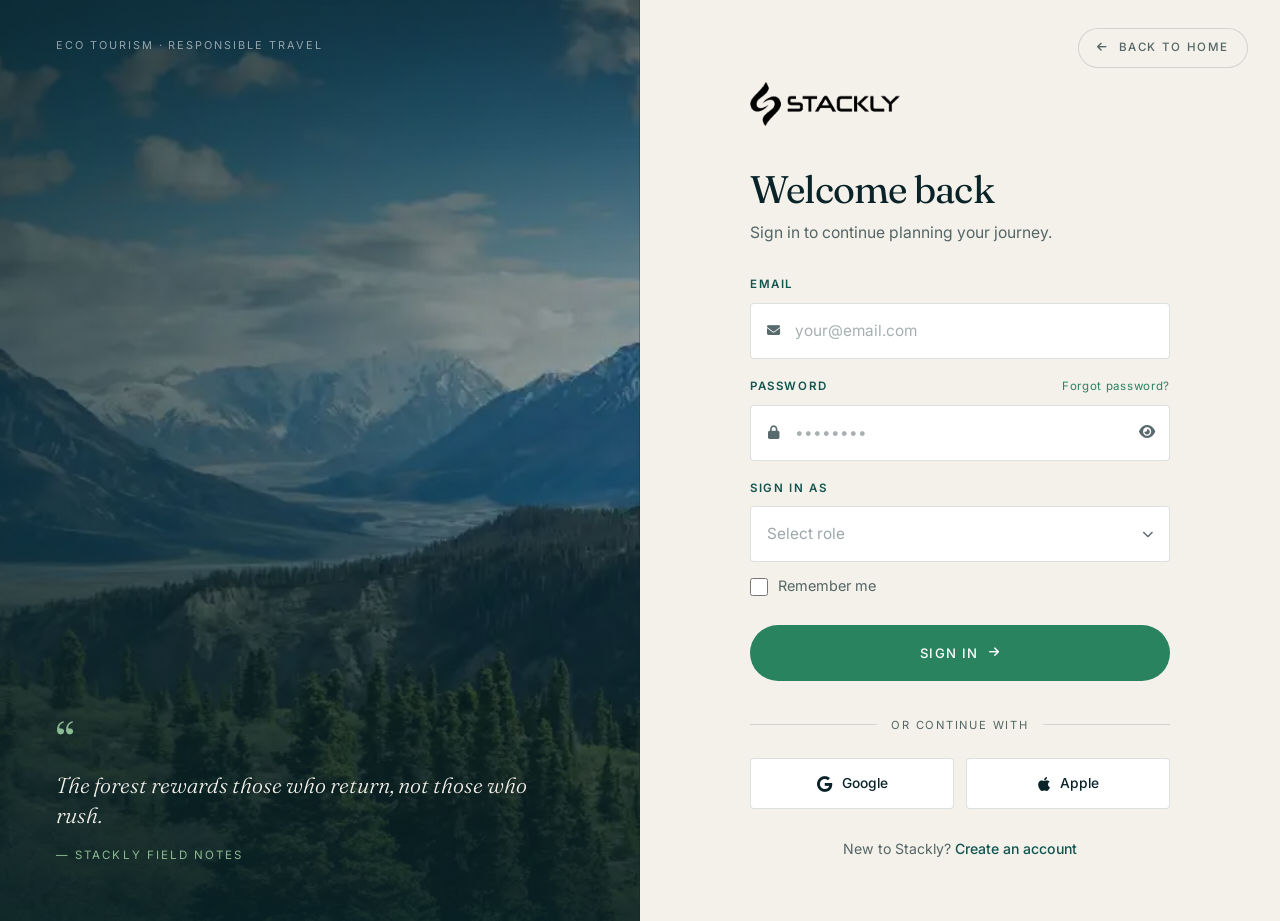
<file: html/login.html>
<!DOCTYPE html>
<html lang="en">
<head>
<meta charset="utf-8">
<meta name="viewport" content="width=device-width, initial-scale=1">
<meta name="theme-color" content="#092328">
<title>Sign in — Stackly</title>
<meta name="description" content="Sign in to your Stackly account.">

<link rel="preconnect" href="https://fonts.googleapis.com">
<link rel="preconnect" href="https://fonts.gstatic.com" crossorigin>
<link href="https://fonts.googleapis.com/css2?family=Fraunces:ital,opsz,wght@0,9..144,300;0,9..144,400;0,9..144,500;1,9..144,300;1,9..144,400&family=Inter:wght@300;400;500;600&display=swap" rel="stylesheet">
<link rel="stylesheet" href="https://cdnjs.cloudflare.com/ajax/libs/font-awesome/6.5.1/css/all.min.css">

<link rel="stylesheet" href="../global.css">
<link rel="stylesheet" href="../css/login.css">
</head>
<body class="auth-page">



<main class="auth" id="main">

  <!-- ================= LEFT VISUAL ================= -->
  <aside class="auth__visual" aria-hidden="true">
    <img class="auth__visual-img"
         src="../assets/images/img_039.webp"
         alt="">
    <div class="auth__scrim"></div>

    <div class="auth__quote">
      <span class="auth__quote-mark">“</span>
      <p>The forest rewards those who return, not those who rush.</p>
      <cite>— Stackly Field Notes</cite>
    </div>

    <div class="auth__visual-brand">
     
      <small>Eco Tourism · Responsible Travel</small>
    </div>
  </aside>

  <!-- ================= RIGHT PANEL ================= -->
  <section class="auth__panel">

    <!-- Back chip -->
    <a class="auth__back" href="../index.html">
      <i class="fa-solid fa-arrow-left" aria-hidden="true"></i>
      <span>Back to Home</span>
    </a>

    <div class="auth__inner">

      <!-- Brand -->
      <a class="auth__brand" href="../index.html" aria-label="Stackly — home">
        <img src="../logo.webp" alt="Stackly logo">
        <span>Stackly</span>
      </a>

      <header class="auth__head">
        <h1 class="auth__title">Welcome back</h1>
        <p class="auth__sub">Sign in to continue planning your journey.</p>
      </header>

      <form class="auth__form" id="loginForm" novalidate>

        <!-- Email -->
        <div class="field">
          <label class="field__label" for="loginEmail">Email</label>
          <div class="field__control">
            <span class="field__icon" aria-hidden="true">
              <i class="fa-solid fa-envelope"></i>
            </span>
            <input type="email" id="loginEmail" name="email"
                   class="field__input" autocomplete="email"
                   placeholder="your@email.com" required>
          </div>
          <span class="field__error" id="loginEmailErr" role="alert"></span>
        </div>

        <!-- Password -->
        <div class="field">
          <div class="field__row">
            <label class="field__label" for="loginPassword">Password</label>
            <a class="field__aux" href="../404.html">Forgot password?</a>
          </div>
          <div class="field__control">
            <span class="field__icon" aria-hidden="true">
              <i class="fa-solid fa-lock"></i>
            </span>
            <input type="password" id="loginPassword" name="password"
                   class="field__input" autocomplete="current-password"
                   placeholder="••••••••" required minlength="6">
            <button type="button" class="field__eye" id="loginEye"
                    aria-label="Show password" aria-pressed="false">
              <i class="fa-solid fa-eye" aria-hidden="true"></i>
            </button>
          </div>
          <span class="field__error" id="loginPasswordErr" role="alert"></span>
        </div>

        <!-- Role dropdown -->
        <div class="field">
          <label class="field__label" id="roleLabel">Sign in as</label>
          <div class="dropdown" id="roleDropdown">
            <button type="button" class="dropdown__trigger" id="roleTrigger"
                    aria-haspopup="listbox" aria-expanded="false"
                    aria-labelledby="roleLabel roleTrigger">
              <span class="dropdown__value" data-value="">Select role</span>
              <i class="fa-solid fa-chevron-down dropdown__arrow" aria-hidden="true"></i>
            </button>
            <ul class="dropdown__list" id="roleList" role="listbox"
                aria-labelledby="roleLabel" hidden>
              <li class="dropdown__option" role="option" data-value="user" tabindex="-1">User</li>
              <li class="dropdown__option" role="option" data-value="admin" tabindex="-1">Admin</li>
            </ul>
            <input type="hidden" name="role" id="roleInput" value="">
          </div>
          <span class="field__error" id="roleErr" role="alert"></span>
        </div>

        <!-- Remember me -->
        <div class="field field--check">
          <label class="check-label" for="loginRemember">
            <input type="checkbox" id="loginRemember" name="remember" class="check-input">
            <span class="check-text">Remember me</span>
          </label>
        </div>

        <!-- Submit -->
        <button type="submit" class="btn btn--primary auth__submit">
          Sign in <i class="fa-solid fa-arrow-right" aria-hidden="true"></i>
        </button>

      </form>

      <!-- Divider -->
      <div class="auth__divider"><span>or continue with</span></div>

      <!-- Social -->
      <div class="auth__social">
        <a class="auth__social-btn" href="../404.html">
          <i class="fa-brands fa-google" aria-hidden="true"></i>
          <span>Google</span>
        </a>
        <a class="auth__social-btn" href="../404.html">
          <i class="fa-brands fa-apple" aria-hidden="true"></i>
          <span>Apple</span>
        </a>
      </div>

      <!-- Create account -->
      <p class="auth__foot">
        New to Stackly? <a href="signup.html">Create an account</a>
      </p>

    </div>
  </section>
</main>

<script src="https://cdnjs.cloudflare.com/ajax/libs/gsap/3.12.5/gsap.min.js"></script>

<script>
(function () {
  "use strict";

  var reduceMotion = window.matchMedia("(prefers-reduced-motion: reduce)").matches;
  var form         = document.getElementById("loginForm");
  var emailInput   = document.getElementById("loginEmail");
  var passInput    = document.getElementById("loginPassword");
  var roleInput    = document.getElementById("roleInput");

  var emailErr     = document.getElementById("loginEmailErr");
  var passErr      = document.getElementById("loginPasswordErr");
  var roleErr      = document.getElementById("roleErr");

  var emailRe = /^[^\s@]+@[^\s@]+\.[^\s@]+$/;

  /* =========================================================
     CLEAR STALE VALUES (browser back / pageshow)
     ========================================================= */
  function clearForm() {
    if (form) form.reset();
    if (roleInput) roleInput.value = "";
    var valEl = document.querySelector("#roleTrigger .dropdown__value");
    if (valEl) {
      valEl.textContent = "Select role";
      valEl.dataset.value = "";
    }
    document.querySelectorAll(".dropdown__option").forEach(function (o) {
      o.classList.remove("is-selected");
      o.setAttribute("aria-selected", "false");
    });
    [emailErr, passErr, roleErr].forEach(function (el) {
      if (el) el.textContent = "";
    });
    [emailInput, passInput].forEach(function (el) {
      if (el) el.classList.remove("is-invalid");
    });
    var drop = document.getElementById("roleDropdown");
    if (drop) drop.classList.remove("is-invalid");
  }

  window.addEventListener("pageshow", function (e) {
    // Always clear when the page is restored from bfcache (back/forward nav)
    if (e.persisted) clearForm();
  });

  // Also clear once on initial load if the user arrived via back navigation
  window.addEventListener("load", function () {
    if (performance && performance.navigation &&
        performance.navigation.type === 2) {
      clearForm();
    }
  });

  /* =========================================================
     PASSWORD REVEAL
     ========================================================= */
  var eyeBtn = document.getElementById("loginEye");
  if (eyeBtn && passInput) {
    eyeBtn.addEventListener("click", function () {
      var showing = passInput.type === "text";
      passInput.type = showing ? "password" : "text";
      eyeBtn.setAttribute("aria-pressed", showing ? "false" : "true");
      eyeBtn.setAttribute("aria-label", showing ? "Show password" : "Hide password");
      var icon = eyeBtn.querySelector("i");
      if (icon) icon.className = showing ? "fa-solid fa-eye" : "fa-solid fa-eye-slash";
      passInput.focus();
    });
  }

  /* =========================================================
     CUSTOM ROLE DROPDOWN
     ========================================================= */
  var dropRoot  = document.getElementById("roleDropdown");
  var trigger   = document.getElementById("roleTrigger");
  var list      = document.getElementById("roleList");
  var valueEl   = trigger ? trigger.querySelector(".dropdown__value") : null;
  var options   = list ? Array.prototype.slice.call(list.querySelectorAll(".dropdown__option")) : [];

  function openDrop() {
    if (!list) return;
    list.hidden = false;
    dropRoot.classList.add("is-open");
    trigger.setAttribute("aria-expanded", "true");
    // focus first option
    var selected = options.filter(function (o) { return o.classList.contains("is-selected"); })[0];
    (selected || options[0]).focus();
  }

  function closeDrop() {
    if (!list) return;
    list.hidden = true;
    dropRoot.classList.remove("is-open");
    trigger.setAttribute("aria-expanded", "false");
  }

  function selectOption(opt) {
    var val = opt.dataset.value;
    var text = opt.textContent.trim();
    roleInput.value = val;
    valueEl.textContent = text;
    valueEl.dataset.value = val;
    options.forEach(function (o) {
      o.classList.remove("is-selected");
      o.setAttribute("aria-selected", "false");
    });
    opt.classList.add("is-selected");
    opt.setAttribute("aria-selected", "true");
    dropRoot.classList.remove("is-invalid");
    roleErr.textContent = "";
    closeDrop();
    trigger.focus();
  }

  if (trigger && list) {
    trigger.addEventListener("click", function () {
      if (list.hidden) openDrop(); else closeDrop();
    });

    trigger.addEventListener("keydown", function (e) {
      if (e.key === "ArrowDown" || e.key === "Enter" || e.key === " ") {
        e.preventDefault();
        if (list.hidden) openDrop();
      } else if (e.key === "Escape") {
        closeDrop();
      }
    });

    options.forEach(function (opt, i) {
      opt.addEventListener("click", function () { selectOption(opt); });
      opt.addEventListener("keydown", function (e) {
        if (e.key === "Enter" || e.key === " ") {
          e.preventDefault();
          selectOption(opt);
        } else if (e.key === "ArrowDown") {
          e.preventDefault();
          (options[i + 1] || options[0]).focus();
        } else if (e.key === "ArrowUp") {
          e.preventDefault();
          (options[i - 1] || options[options.length - 1]).focus();
        } else if (e.key === "Escape") {
          closeDrop();
          trigger.focus();
        } else if (e.key === "Tab") {
          closeDrop();
        }
      });
    });

    document.addEventListener("click", function (e) {
      if (!dropRoot.contains(e.target)) closeDrop();
    });
  }

  /* =========================================================
     VALIDATION
     ========================================================= */
  function setErr(input, errEl, msg) {
    if (input) input.classList.add("is-invalid");
    if (errEl) errEl.textContent = msg;
  }
  function clearErr(input, errEl) {
    if (input) input.classList.remove("is-invalid");
    if (errEl) errEl.textContent = "";
  }

  [emailInput, passInput].forEach(function (input) {
    input.addEventListener("input", function () {
      if (input === emailInput) clearErr(emailInput, emailErr);
      if (input === passInput)  clearErr(passInput, passErr);
    });
  });

  form.addEventListener("submit", function (e) {
    e.preventDefault();
    var ok = true;

    // Email
    var emailVal = emailInput.value.trim();
    if (!emailVal) {
      setErr(emailInput, emailErr, "Please enter your email address.");
      ok = false;
    } else if (!emailRe.test(emailVal)) {
      setErr(emailInput, emailErr, "Please enter a valid email address.");
      ok = false;
    } else {
      clearErr(emailInput, emailErr);
    }

    // Password
    if (!passInput.value) {
      setErr(passInput, passErr, "Please enter your password.");
      ok = false;
    } else if (passInput.value.length < 6) {
      setErr(passInput, passErr, "Password must be at least 6 characters.");
      ok = false;
    } else {
      clearErr(passInput, passErr);
    }

    // Role
    if (!roleInput.value) {
      dropRoot.classList.add("is-invalid");
      roleErr.textContent = "Please choose a role.";
      ok = false;
    } else {
      dropRoot.classList.remove("is-invalid");
      roleErr.textContent = "";
    }

    if (!ok) {
      var firstInvalid = form.querySelector(".is-invalid");
      if (firstInvalid && typeof firstInvalid.focus === "function") firstInvalid.focus();
      else if (dropRoot.classList.contains("is-invalid")) trigger.focus();
      return;
    }

    // Success: store email, redirect by role
    try {
      localStorage.setItem("stackly_user_email", emailVal);
      localStorage.setItem("stackly_user_role", roleInput.value);
    } catch (err) { /* ignore storage errors */ }

    var target = roleInput.value === "admin" ? "admin.html" : "user.html";
    
    var btn = form.querySelector(".auth__submit");
    if (btn) {
      btn.disabled = true;
      btn.innerHTML = 'Signing in... <i class="fa-solid fa-spinner fa-spin" aria-hidden="true"></i>';
    }

    var msg = document.createElement("div");
    msg.style.cssText = "position:fixed;top:20px;right:20px;background:var(--green);color:#fff;padding:16px 24px;border-radius:4px;font-weight:500;box-shadow:0 10px 30px rgba(0,0,0,0.1);z-index:10000;opacity:0;transform:translateY(-20px);transition:all 0.4s ease;";
    msg.textContent = "Login successful! Redirecting...";
    document.body.appendChild(msg);

    requestAnimationFrame(function() {
      msg.style.opacity = "1";
      msg.style.transform = "translateY(0)";
    });

    setTimeout(function() {
      window.location.href = target;
    }, 1500);
  });

  /* =========================================================
     ENTRANCE ANIMATION
     ========================================================= */
  if (typeof gsap === "undefined" || reduceMotion) return;

  var tl = gsap.timeline({ defaults: { ease: "power4.out" } });
  tl.from(".auth__visual-img", { scale: 1.1, duration: 2.0, ease: "power3.out" }, 0)
    .from(".auth__quote > *",   { opacity: 0, x: -30, duration: 1.0, stagger: 0.1 }, 0.3)
    .from(".auth__back",        { opacity: 0, x: 30,  duration: 0.9 }, 0.15)
    .from(".auth__brand",       { opacity: 0, y: -18, duration: 0.9 }, 0.25)
    .from(".auth__head > *",    { opacity: 0, y: 24,  duration: 0.9, stagger: 0.08 }, 0.35)
    .from(".auth__form .field", { opacity: 0, y: 22,  duration: 0.85, stagger: 0.08 }, 0.5)
    .from(".auth__submit",      { opacity: 0, y: 18,  duration: 0.8 }, 0.8)
    .from(".auth__divider",     { opacity: 0, duration: 0.7 }, 0.9)
    .from(".auth__social-btn",  { opacity: 0, y: 18, duration: 0.7, stagger: 0.08 }, 0.95)
    .from(".auth__foot",        { opacity: 0, duration: 0.7 }, 1.1);

  // Disable transform animation for inputs after timeline ends
  tl.eventCallback("onComplete", function () {
    gsap.set(".auth__form .field", { clearProps: "transform" });
  });
})();
</script>

</body>
</html>
</file>
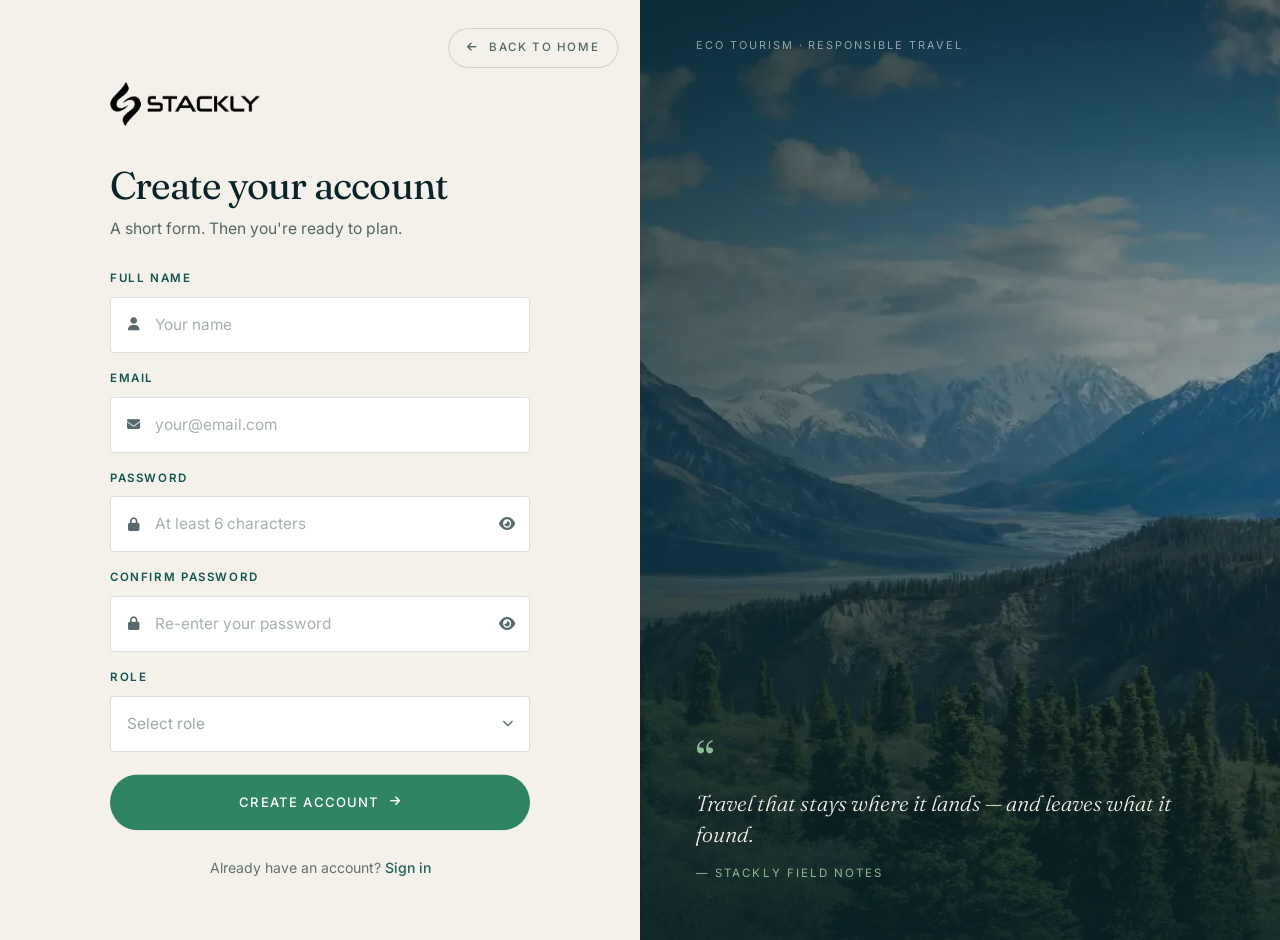
<file: html/signup.html>
<!DOCTYPE html>
<html lang="en">
<head>
<meta charset="utf-8">
<meta name="viewport" content="width=device-width, initial-scale=1">
<meta name="theme-color" content="#092328">
<title>Create account — Stackly</title>
<meta name="description" content="Create your Stackly account and start planning lower-impact journeys.">

<link rel="preconnect" href="https://fonts.googleapis.com">
<link rel="preconnect" href="https://fonts.gstatic.com" crossorigin>
<link href="https://fonts.googleapis.com/css2?family=Fraunces:ital,opsz,wght@0,9..144,300;0,9..144,400;0,9..144,500;1,9..144,300;1,9..144,400&family=Inter:wght@300;400;500;600&display=swap" rel="stylesheet">
<link rel="stylesheet" href="https://cdnjs.cloudflare.com/ajax/libs/font-awesome/6.5.1/css/all.min.css">

<link rel="stylesheet" href="../global.css">
<link rel="stylesheet" href="../css/signup.css">
</head>
<body class="auth-page">


<main class="auth auth--signup" id="main">

  <!-- ================= LEFT PANEL ================= -->
  <section class="auth__panel">

    <a class="auth__back" href="../index.html">
      <i class="fa-solid fa-arrow-left" aria-hidden="true"></i>
      <span>Back to Home</span>
    </a>

    <div class="auth__inner">

      <a class="auth__brand" href="../index.html" aria-label="Stackly — home">
        <img src="../logo.webp" alt="Stackly logo">
        <span>Stackly</span>
      </a>

      <header class="auth__head">
        <h1 class="auth__title">Create your account</h1>
        <p class="auth__sub">A short form. Then you're ready to plan.</p>
      </header>

      <form class="auth__form" id="signupForm" novalidate>

        <!-- Name -->
        <div class="field">
          <label class="field__label" for="signupName">Full name</label>
          <div class="field__control">
            <span class="field__icon" aria-hidden="true">
              <i class="fa-solid fa-user"></i>
            </span>
            <input type="text" id="signupName" name="name"
                   class="field__input" autocomplete="name"
                   placeholder="Your name" required>
          </div>
          <span class="field__error" id="signupNameErr" role="alert"></span>
        </div>

        <!-- Email -->
        <div class="field">
          <label class="field__label" for="signupEmail">Email</label>
          <div class="field__control">
            <span class="field__icon" aria-hidden="true">
              <i class="fa-solid fa-envelope"></i>
            </span>
            <input type="email" id="signupEmail" name="email"
                   class="field__input" autocomplete="email"
                   placeholder="your@email.com" required>
          </div>
          <span class="field__error" id="signupEmailErr" role="alert"></span>
        </div>

        <!-- Password -->
        <div class="field">
          <label class="field__label" for="signupPassword">Password</label>
          <div class="field__control">
            <span class="field__icon" aria-hidden="true">
              <i class="fa-solid fa-lock"></i>
            </span>
            <input type="password" id="signupPassword" name="password"
                   class="field__input" autocomplete="new-password"
                   placeholder="At least 6 characters" required minlength="6">
            <button type="button" class="field__eye" id="signupEye"
                    aria-label="Show password" aria-pressed="false">
              <i class="fa-solid fa-eye" aria-hidden="true"></i>
            </button>
          </div>
          <span class="field__error" id="signupPasswordErr" role="alert"></span>
        </div>

        <!-- Confirm Password -->
        <div class="field">
          <label class="field__label" for="signupConfirm">Confirm password</label>
          <div class="field__control">
            <span class="field__icon" aria-hidden="true">
              <i class="fa-solid fa-lock"></i>
            </span>
            <input type="password" id="signupConfirm" name="confirm"
                   class="field__input" autocomplete="new-password"
                   placeholder="Re-enter your password" required minlength="6">
            <button type="button" class="field__eye" id="signupConfirmEye"
                    aria-label="Show password" aria-pressed="false">
              <i class="fa-solid fa-eye" aria-hidden="true"></i>
            </button>
          </div>
          <span class="field__error" id="signupConfirmErr" role="alert"></span>
        </div>

        <!-- Role dropdown -->
        <div class="field">
          <label class="field__label" id="signupRoleLabel">Role</label>
          <div class="dropdown" id="signupRoleDropdown">
            <button type="button" class="dropdown__trigger" id="signupRoleTrigger"
                    aria-haspopup="listbox" aria-expanded="false"
                    aria-labelledby="signupRoleLabel signupRoleTrigger">
              <span class="dropdown__value" data-value="">Select role</span>
              <i class="fa-solid fa-chevron-down dropdown__arrow" aria-hidden="true"></i>
            </button>
            <ul class="dropdown__list" id="signupRoleList" role="listbox"
                aria-labelledby="signupRoleLabel" hidden>
              <li class="dropdown__option" role="option" data-value="user" tabindex="-1">User</li>
              <li class="dropdown__option" role="option" data-value="admin" tabindex="-1">Admin</li>
            </ul>
            <input type="hidden" name="role" id="signupRoleInput" value="">
          </div>
          <span class="field__error" id="signupRoleErr" role="alert"></span>
        </div>

        <!-- Submit -->
        <button type="submit" class="btn btn--primary auth__submit">
          Create account <i class="fa-solid fa-arrow-right" aria-hidden="true"></i>
        </button>

      </form>

      <p class="auth__foot">
        Already have an account? <a href="login.html">Sign in</a>
      </p>

    </div>
  </section>

  <!-- ================= RIGHT VISUAL ================= -->
  <aside class="auth__visual" aria-hidden="true">
    <img class="auth__visual-img"
         src="../assets/images/img_044.webp"
         alt="">
    <div class="auth__scrim"></div>

    <div class="auth__quote">
      <span class="auth__quote-mark">“</span>
      <p>Travel that stays where it lands — and leaves what it found.</p>
      <cite>— Stackly Field Notes</cite>
    </div>

    <div class="auth__visual-brand">
     
      <small>Eco Tourism · Responsible Travel</small>
    </div>
  </aside>

</main>

<script src="https://cdnjs.cloudflare.com/ajax/libs/gsap/3.12.5/gsap.min.js"></script>

<script>
(function () {
  "use strict";

  var reduceMotion = window.matchMedia("(prefers-reduced-motion: reduce)").matches;

  var form         = document.getElementById("signupForm");
  var nameInput    = document.getElementById("signupName");
  var emailInput   = document.getElementById("signupEmail");
  var passInput    = document.getElementById("signupPassword");
  var confirmInput = document.getElementById("signupConfirm");
  var roleInput    = document.getElementById("signupRoleInput");

  var nameErr      = document.getElementById("signupNameErr");
  var emailErr     = document.getElementById("signupEmailErr");
  var passErr      = document.getElementById("signupPasswordErr");
  var confirmErr   = document.getElementById("signupConfirmErr");
  var roleErr      = document.getElementById("signupRoleErr");

  var emailRe = /^[^\s@]+@[^\s@]+\.[^\s@]+$/;

  /* =========================================================
     CLEAR STALE VALUES (browser back / pageshow)
     ========================================================= */
  function clearForm() {
    if (form) form.reset();
    if (roleInput) roleInput.value = "";
    var valEl = document.querySelector("#signupRoleTrigger .dropdown__value");
    if (valEl) {
      valEl.textContent = "Select role";
      valEl.dataset.value = "";
    }
    document.querySelectorAll("#signupRoleDropdown .dropdown__option").forEach(function (o) {
      o.classList.remove("is-selected");
      o.setAttribute("aria-selected", "false");
    });
    [nameErr, emailErr, passErr, confirmErr, roleErr].forEach(function (el) {
      if (el) el.textContent = "";
    });
    [nameInput, emailInput, passInput, confirmInput].forEach(function (el) {
      if (el) el.classList.remove("is-invalid");
    });
    var drop = document.getElementById("signupRoleDropdown");
    if (drop) drop.classList.remove("is-invalid");
  }

  window.addEventListener("pageshow", function (e) {
    if (e.persisted) clearForm();
  });
  window.addEventListener("load", function () {
    if (performance && performance.navigation &&
        performance.navigation.type === 2) clearForm();
  });

  /* =========================================================
     PASSWORD REVEAL (two fields)
     ========================================================= */
  function bindEye(btnId, input) {
    var btn = document.getElementById(btnId);
    if (!btn || !input) return;
    btn.addEventListener("click", function () {
      var showing = input.type === "text";
      input.type = showing ? "password" : "text";
      btn.setAttribute("aria-pressed", showing ? "false" : "true");
      btn.setAttribute("aria-label", showing ? "Show password" : "Hide password");
      var icon = btn.querySelector("i");
      if (icon) icon.className = showing ? "fa-solid fa-eye" : "fa-solid fa-eye-slash";
      input.focus();
    });
  }
  bindEye("signupEye", passInput);
  bindEye("signupConfirmEye", confirmInput);

  /* =========================================================
     CUSTOM ROLE DROPDOWN
     ========================================================= */
  var dropRoot = document.getElementById("signupRoleDropdown");
  var trigger  = document.getElementById("signupRoleTrigger");
  var list     = document.getElementById("signupRoleList");
  var valueEl  = trigger ? trigger.querySelector(".dropdown__value") : null;
  var options  = list ? Array.prototype.slice.call(list.querySelectorAll(".dropdown__option")) : [];

  function openDrop() {
    if (!list) return;
    list.hidden = false;
    dropRoot.classList.add("is-open");
    trigger.setAttribute("aria-expanded", "true");
    var selected = options.filter(function (o) { return o.classList.contains("is-selected"); })[0];
    (selected || options[0]).focus();
  }
  function closeDrop() {
    if (!list) return;
    list.hidden = true;
    dropRoot.classList.remove("is-open");
    trigger.setAttribute("aria-expanded", "false");
  }
  function selectOption(opt) {
    roleInput.value = opt.dataset.value;
    valueEl.textContent = opt.textContent.trim();
    valueEl.dataset.value = opt.dataset.value;
    options.forEach(function (o) {
      o.classList.remove("is-selected");
      o.setAttribute("aria-selected", "false");
    });
    opt.classList.add("is-selected");
    opt.setAttribute("aria-selected", "true");
    dropRoot.classList.remove("is-invalid");
    roleErr.textContent = "";
    closeDrop();
    trigger.focus();
  }

  if (trigger && list) {
    trigger.addEventListener("click", function () {
      if (list.hidden) openDrop(); else closeDrop();
    });
    trigger.addEventListener("keydown", function (e) {
      if (e.key === "ArrowDown" || e.key === "Enter" || e.key === " ") {
        e.preventDefault();
        if (list.hidden) openDrop();
      } else if (e.key === "Escape") closeDrop();
    });

    options.forEach(function (opt, i) {
      opt.addEventListener("click", function () { selectOption(opt); });
      opt.addEventListener("keydown", function (e) {
        if (e.key === "Enter" || e.key === " ") {
          e.preventDefault();
          selectOption(opt);
        } else if (e.key === "ArrowDown") {
          e.preventDefault();
          (options[i + 1] || options[0]).focus();
        } else if (e.key === "ArrowUp") {
          e.preventDefault();
          (options[i - 1] || options[options.length - 1]).focus();
        } else if (e.key === "Escape") {
          closeDrop();
          trigger.focus();
        } else if (e.key === "Tab") {
          closeDrop();
        }
      });
    });

    document.addEventListener("click", function (e) {
      if (!dropRoot.contains(e.target)) closeDrop();
    });
  }

  /* =========================================================
     VALIDATION
     ========================================================= */
  function setErr(input, errEl, msg) {
    if (input) input.classList.add("is-invalid");
    if (errEl) errEl.textContent = msg;
  }
  function clearErr(input, errEl) {
    if (input) input.classList.remove("is-invalid");
    if (errEl) errEl.textContent = "";
  }

  [
    [nameInput, nameErr],
    [emailInput, emailErr],
    [passInput, passErr],
    [confirmInput, confirmErr]
  ].forEach(function (pair) {
    if (!pair[0]) return;
    pair[0].addEventListener("input", function () { clearErr(pair[0], pair[1]); });
  });

  form.addEventListener("submit", function (e) {
    e.preventDefault();
    var ok = true;

    // Name
    if (!nameInput.value.trim()) {
      setErr(nameInput, nameErr, "Please tell us your name.");
      ok = false;
    } else { clearErr(nameInput, nameErr); }

    // Email
    var emailVal = emailInput.value.trim();
    if (!emailVal) {
      setErr(emailInput, emailErr, "Please enter your email address.");
      ok = false;
    } else if (!emailRe.test(emailVal)) {
      setErr(emailInput, emailErr, "Please enter a valid email address.");
      ok = false;
    } else { clearErr(emailInput, emailErr); }

    // Password
    if (!passInput.value) {
      setErr(passInput, passErr, "Please choose a password.");
      ok = false;
    } else if (passInput.value.length < 6) {
      setErr(passInput, passErr, "Password must be at least 6 characters.");
      ok = false;
    } else { clearErr(passInput, passErr); }

    // Confirm
    if (!confirmInput.value) {
      setErr(confirmInput, confirmErr, "Please confirm your password.");
      ok = false;
    } else if (confirmInput.value !== passInput.value) {
      setErr(confirmInput, confirmErr, "Passwords do not match.");
      ok = false;
    } else { clearErr(confirmInput, confirmErr); }

    // Role
    if (!roleInput.value) {
      dropRoot.classList.add("is-invalid");
      roleErr.textContent = "Please choose a role.";
      ok = false;
    } else {
      dropRoot.classList.remove("is-invalid");
      roleErr.textContent = "";
    }

    if (!ok) {
      var firstInvalid = form.querySelector(".is-invalid");
      if (firstInvalid && typeof firstInvalid.focus === "function") firstInvalid.focus();
      else if (dropRoot.classList.contains("is-invalid")) trigger.focus();
      return;
    }

    // Success — do NOT store signup data permanently; just route to login
    var btn = form.querySelector(".auth__submit");
    if (btn) {
      btn.disabled = true;
      btn.innerHTML = 'Creating account... <i class="fa-solid fa-spinner fa-spin" aria-hidden="true"></i>';
    }

    var msg = document.createElement("div");
    msg.style.cssText = "position:fixed;top:20px;right:20px;background:var(--green);color:#fff;padding:16px 24px;border-radius:4px;font-weight:500;box-shadow:0 10px 30px rgba(0,0,0,0.1);z-index:10000;opacity:0;transform:translateY(-20px);transition:all 0.4s ease;";
    msg.textContent = "Account created successfully! Redirecting...";
    document.body.appendChild(msg);

    requestAnimationFrame(function() {
      msg.style.opacity = "1";
      msg.style.transform = "translateY(0)";
    });

    setTimeout(function() {
      form.reset();
      window.location.href = "login.html";
    }, 1500);
  });

  /* =========================================================
     ENTRANCE ANIMATION
     ========================================================= */
  if (typeof gsap === "undefined" || reduceMotion) return;

  var tl = gsap.timeline({ defaults: { ease: "power4.out" } });
  tl.from(".auth__visual-img", { scale: 1.1, duration: 2.0, ease: "power3.out" }, 0)
    .from(".auth__quote > *",   { opacity: 0, x: -30, duration: 1.0, stagger: 0.1 }, 0.3)
    .from(".auth__back",        { opacity: 0, x: 30,  duration: 0.9 }, 0.15)
    .from(".auth__brand",       { opacity: 0, y: -18, duration: 0.9 }, 0.25)
    .from(".auth__head > *",    { opacity: 0, y: 24,  duration: 0.9, stagger: 0.08 }, 0.35)
    .from(".auth__form .field", { opacity: 0, y: 22,  duration: 0.85, stagger: 0.06 }, 0.5)
    .from(".auth__submit",      { opacity: 0, y: 18,  duration: 0.8 }, 0.95)
    .from(".auth__foot",        { opacity: 0, duration: 0.7 }, 1.1);

  tl.eventCallback("onComplete", function () {
    gsap.set(".auth__form .field", { clearProps: "transform" });
  });
})();
</script>

</body>
</html>
</file>
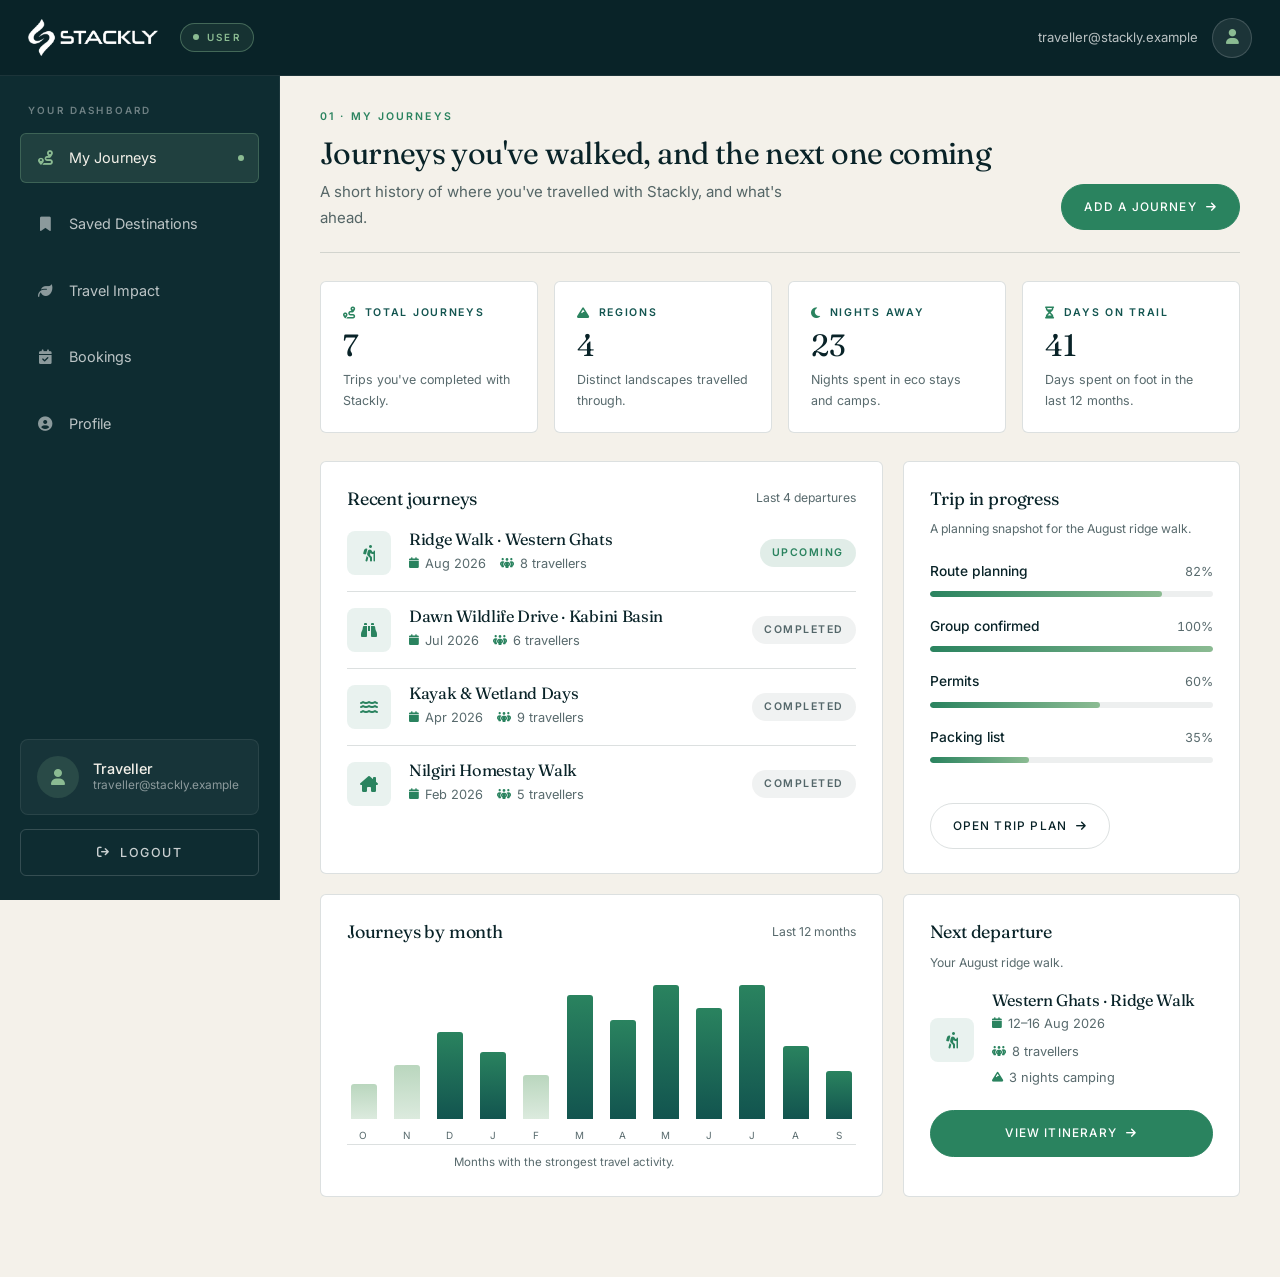
<file: html/user.html>
<!DOCTYPE html>
<html lang="en">

<head>
  <meta charset="utf-8">
  <meta name="viewport" content="width=device-width, initial-scale=1">
  <meta name="theme-color" content="#092328">
  <title>My Dashboard — Stackly</title>
  <meta name="description" content="Your Stackly dashboard — journeys, saved destinations, travel impact and bookings.">
  <meta name="robots" content="noindex">

  <link rel="preconnect" href="https://fonts.googleapis.com">
  <link rel="preconnect" href="https://fonts.gstatic.com" crossorigin>
  <link
    href="https://fonts.googleapis.com/css2?family=Fraunces:ital,opsz,wght@0,9..144,300;0,9..144,400;0,9..144,500;1,9..144,300;1,9..144,400&family=Inter:wght@300;400;500;600&display=swap"
    rel="stylesheet">
  <link rel="stylesheet" href="https://cdnjs.cloudflare.com/ajax/libs/font-awesome/6.5.1/css/all.min.css">

  <link rel="stylesheet" href="../global.css">

  <style>
    /* ============================================================
   USER DASHBOARD — page-scoped styles
   ============================================================ */

    body.dash {
      background: #F4F1EA;
      min-height: 100vh;
      overflow-x: hidden;
    }

    /* ------------------------------------------------------------
   FIXED HEADER
   ------------------------------------------------------------ */
    .dash-header {
      position: fixed;
      top: 0;
      left: 0;
      right: 0;
      z-index: 100;
      height: 76px;
      background: #092328;
      color: #F4F1EA;
      border-bottom: 1px solid rgba(255, 255, 255, 0.08);
      display: flex;
      align-items: center;
      padding: 0 28px;
      gap: 24px;
    }

    .dash-header__left {
      display: flex;
      align-items: center;
      gap: 22px;
      flex-shrink: 0;
    }

    .dash-header__brand {
      display: inline-flex;
      align-items: center;
      gap: 12px;
    }

    .dash-header__brand img {
      width: 130px;
      height: 48px;
      object-fit: contain;
      filter: brightness(0) invert(1);
    }

    .dash-header__brand-name {
      display: none !important;
    }

    .dash-header__role {
      display: inline-flex;
      align-items: center;
      gap: 8px;
      padding: 5px 12px;
      border-radius: 999px;
      border: 1px solid rgba(139, 187, 146, 0.4);
      background: rgba(139, 187, 146, 0.1);
      font-size: 0.62rem;
      font-weight: 600;
      letter-spacing: 0.22em;
      color: #8BBB92;
    }

    .dash-header__role::before {
      content: "";
      width: 6px;
      height: 6px;
      border-radius: 50%;
      background: #8BBB92;
    }

    .dash-header__welcome {
      flex: 1;
      display: flex;
      flex-direction: column;
      line-height: 1.2;
      min-width: 0;
    }

    .dash-header__welcome h1 {
      font-family: "Fraunces", Georgia, serif;
      font-size: clamp(1rem, 1.6vw, 1.28rem);
      font-weight: 400;
      color: #F4F1EA;
      letter-spacing: -0.01em;
      margin: 0;
      overflow: hidden;
      text-overflow: ellipsis;
      white-space: nowrap;
    }

    .dash-header__welcome p {
      font-size: 0.72rem;
      color: rgba(255, 255, 255, 0.5);
      margin: 4px 0 0;
      max-width: none;
    }

    .dash-header__right {
      display: flex;
      align-items: center;
      gap: 14px;
      flex-shrink: 0;
    }

    .dash-header__email {
      font-size: 0.82rem;
      color: rgba(255, 255, 255, 0.72);
      max-width: 200px;
      overflow: hidden;
      text-overflow: ellipsis;
      white-space: nowrap;
    }

    .dash-header__profile {
      width: 40px;
      height: 40px;
      display: grid;
      place-items: center;
      border-radius: 50%;
      background: rgba(255, 255, 255, 0.08);
      border: 1px solid rgba(255, 255, 255, 0.16);
      color: #8BBB92;
      font-size: 0.92rem;
      transition: background .35s ease, border-color .35s ease;
    }

    .dash-header__profile:hover {
      background: rgba(139, 187, 146, 0.16);
      border-color: rgba(139, 187, 146, 0.5);
    }

    .dash-header__menu-btn {
      display: none;
      width: 44px;
      height: 44px;
      border-radius: 50%;
      color: #F4F1EA;
      background: rgba(255, 255, 255, 0.08);
      border: 1px solid rgba(255, 255, 255, 0.14);
      font-size: 1rem;
      place-items: center;
      cursor: pointer;
      transition: background .35s ease;
    }

    .dash-header__menu-btn:hover {
      background: rgba(255, 255, 255, 0.14);
    }

    /* ------------------------------------------------------------
   FIXED SIDEBAR (desktop)
   ------------------------------------------------------------ */
    .dash-sidebar {
      position: fixed;
      top: 76px;
      left: 0;
      bottom: 0;
      width: 280px;
      z-index: 90;
      background: #0E2C31;
      color: #F4F1EA;
      border-right: 1px solid rgba(255, 255, 255, 0.06);
      display: flex;
      flex-direction: column;
      padding: 26px 20px 24px;
      overflow-y: auto;
    }

    .dash-sidebar__label {
      font-size: 0.62rem;
      font-weight: 600;
      letter-spacing: 0.22em;
      text-transform: uppercase;
      color: rgba(255, 255, 255, 0.4);
      margin: 0 0 14px 8px;
    }

    .dash-nav {
      list-style: none;
      padding: 0;
      margin: 0 0 22px;
    }

    .dash-nav li+li {
      margin-top: 16px;
    }

    .dash-nav button {
      width: 100%;
      display: flex;
      align-items: center;
      gap: 14px;
      padding: 12px 14px;
      border-radius: 6px;
      background: transparent;
      border: 1px solid transparent;
      font-family: "Inter", sans-serif;
      font-size: 0.9rem;
      color: rgba(255, 255, 255, 0.72);
      text-align: left;
      cursor: pointer;
      transition: background .3s ease, color .3s ease, border-color .3s ease;
    }

    .dash-nav button i {
      width: 20px;
      font-size: 0.9rem;
      color: rgba(255, 255, 255, 0.52);
      transition: color .3s ease;
      text-align: center;
    }

    .dash-nav button:hover {
      background: rgba(255, 255, 255, 0.05);
      color: #F4F1EA;
    }

    .dash-nav button:hover i {
      color: #8BBB92;
    }

    .dash-nav button.is-active {
      background: rgba(139, 187, 146, 0.14);
      color: #F4F1EA;
      border-color: rgba(139, 187, 146, 0.28);
    }

    .dash-nav button.is-active i {
      color: #8BBB92;
    }

    .dash-nav button.is-active::after {
      content: "";
      margin-left: auto;
      width: 6px;
      height: 6px;
      border-radius: 50%;
      background: #8BBB92;
    }

    .dash-profile {
      margin-top: auto;
      padding: 16px;
      border-radius: 8px;
      background: rgba(255, 255, 255, 0.04);
      border: 1px solid rgba(255, 255, 255, 0.08);
      display: flex;
      align-items: center;
      gap: 14px;
      margin-bottom: 14px;
    }

    .dash-profile__avatar {
      width: 42px;
      height: 42px;
      display: grid;
      place-items: center;
      border-radius: 50%;
      background: rgba(139, 187, 146, 0.16);
      color: #8BBB92;
      font-size: 1rem;
      flex-shrink: 0;
    }

    .dash-profile__info {
      min-width: 0;
      line-height: 1.3;
    }

    .dash-profile__info strong {
      display: block;
      font-size: 0.9rem;
      color: #F4F1EA;
      font-weight: 500;
      overflow: hidden;
      text-overflow: ellipsis;
      white-space: nowrap;
    }

    .dash-profile__info span {
      display: block;
      font-size: 0.74rem;
      color: rgba(255, 255, 255, 0.5);
      overflow: hidden;
      text-overflow: ellipsis;
      white-space: nowrap;
    }

    .dash-logout {
      display: inline-flex;
      align-items: center;
      justify-content: center;
      gap: 10px;
      width: 100%;
      padding: 12px 18px;
      border-radius: 6px;
      background: transparent;
      border: 1px solid rgba(255, 255, 255, 0.16);
      color: rgba(255, 255, 255, 0.78);
      font-family: "Inter", sans-serif;
      font-size: 0.78rem;
      font-weight: 500;
      letter-spacing: 0.12em;
      text-transform: uppercase;
      cursor: pointer;
      transition: background .35s ease, color .35s ease, border-color .35s ease;
    }

    .dash-logout i {
      font-size: 0.72rem;
    }

    .dash-logout:hover {
      background: rgba(194, 74, 58, 0.14);
      border-color: rgba(194, 74, 58, 0.5);
      color: #F4F1EA;
    }

    /* ------------------------------------------------------------
   MAIN — only this scrolls
   ------------------------------------------------------------ */
    .dash-main {
      margin-left: 280px;
      padding: 108px 40px 60px;
      min-height: 100vh;
      min-width: 0;
    }

    .dash-panel {
      display: none;
    }

    .dash-panel.is-active {
      display: block;
      animation: panelIn .5s ease both;
    }

    @keyframes panelIn {
      from {
        opacity: 0;
        transform: translateY(14px);
      }

      to {
        opacity: 1;
        transform: translateY(0);
      }
    }

    .panel-head {
      display: flex;
      align-items: flex-end;
      justify-content: space-between;
      gap: 24px;
      margin-bottom: 28px;
      padding-bottom: 22px;
      border-bottom: 1px solid var(--line);
    }

    .panel-head__copy {
      min-width: 0;
    }

    .panel-head__eyebrow {
      font-size: 0.66rem;
      font-weight: 600;
      letter-spacing: 0.2em;
      text-transform: uppercase;
      color: var(--green);
      margin: 0 0 10px;
    }

    .panel-head__title {
      font-family: "Fraunces", Georgia, serif;
      font-size: clamp(1.5rem, 2.4vw, 2rem);
      font-weight: 400;
      line-height: 1.15;
      letter-spacing: -0.02em;
      color: var(--deep);
      margin: 0 0 8px;
      max-width: none;
    }

    .panel-head__lead {
      font-size: 0.94rem;
      color: var(--ink-soft);
      margin: 0;
      max-width: 52ch;
    }

    .kpi-grid {
      display: grid;
      grid-template-columns: repeat(4, 1fr);
      gap: 16px;
      margin-bottom: 28px;
    }

    .kpi-card {
      padding: 22px 22px 20px;
      background: #fff;
      border: 1px solid var(--line);
      border-radius: 6px;
      display: flex;
      flex-direction: column;
      gap: 8px;
    }

    .kpi-card__label {
      display: flex;
      align-items: center;
      gap: 8px;
      font-size: 0.66rem;
      font-weight: 600;
      letter-spacing: 0.16em;
      text-transform: uppercase;
      color: var(--teal);
    }

    .kpi-card__label i {
      color: var(--green);
      font-size: 0.76rem;
    }

    .kpi-card__value {
      font-family: "Fraunces", Georgia, serif;
      font-size: clamp(1.6rem, 2.4vw, 2.1rem);
      font-weight: 400;
      line-height: 1;
      color: var(--deep);
    }

    .kpi-card__sub {
      font-size: 0.78rem;
      color: var(--ink-soft);
      margin: 0;
    }

    .card {
      background: #fff;
      border: 1px solid var(--line);
      border-radius: 6px;
      padding: 26px 26px 24px;
      min-width: 0;
    }

    .card__head {
      display: flex;
      align-items: center;
      justify-content: space-between;
      gap: 20px;
      margin-bottom: 22px;
    }

    .card__title {
      font-family: "Fraunces", Georgia, serif;
      font-size: 1.12rem;
      font-weight: 400;
      color: var(--deep);
      margin: 0;
      letter-spacing: -0.01em;
    }

    .card__note {
      font-size: 0.76rem;
      color: var(--ink-soft);
    }

    .row-2 {
      display: grid;
      grid-template-columns: 1.25fr 0.75fr;
      gap: 20px;
      margin-bottom: 20px;
    }

    .row-2--flip {
      grid-template-columns: 0.75fr 1.25fr;
    }

    /* Journey list */
    .journey-list {
      list-style: none;
      padding: 0;
      margin: 0;
    }

    .journey-item {
      display: grid;
      grid-template-columns: 44px 1fr auto;
      gap: 18px;
      align-items: center;
      padding: 16px 0;
      border-bottom: 1px solid var(--line);
    }

    .journey-item:last-child {
      border-bottom: 0;
      padding-bottom: 0;
    }

    .journey-item:first-child {
      padding-top: 0;
    }

    .journey-item__icon {
      width: 44px;
      height: 44px;
      display: grid;
      place-items: center;
      border-radius: 8px;
      background: rgba(42, 131, 95, 0.1);
      color: var(--green);
      font-size: 1rem;
      flex-shrink: 0;
    }

    .journey-item__title {
      font-family: "Fraunces", Georgia, serif;
      font-size: 1.02rem;
      color: var(--deep);
      margin: 0 0 4px;
      font-weight: 400;
    }

    .journey-item__meta {
      font-size: 0.8rem;
      color: var(--ink-soft);
      display: flex;
      flex-wrap: wrap;
      gap: 4px 14px;
    }

    .journey-item__meta span {
      display: inline-flex;
      align-items: center;
      gap: 6px;
    }

    .journey-item__meta i {
      font-size: 0.7rem;
      color: var(--green);
    }

    .journey-item__status {
      font-size: 0.66rem;
      font-weight: 600;
      letter-spacing: 0.14em;
      text-transform: uppercase;
      padding: 5px 12px;
      border-radius: 999px;
      white-space: nowrap;
    }

    .journey-item__status--active {
      background: rgba(42, 131, 95, 0.14);
      color: var(--green);
    }

    .journey-item__status--past {
      background: rgba(9, 35, 40, 0.06);
      color: var(--ink-soft);
    }

    .journey-item__status--planned {
      background: rgba(18, 84, 79, 0.12);
      color: var(--teal);
    }

    /* Progress */
    .progress {
      display: flex;
      flex-direction: column;
      gap: 8px;
      margin-bottom: 18px;
    }

    .progress:last-child {
      margin-bottom: 0;
    }

    .progress__row {
      display: flex;
      align-items: baseline;
      justify-content: space-between;
      gap: 12px;
    }

    .progress__label {
      font-size: 0.86rem;
      color: var(--deep);
      font-weight: 500;
    }

    .progress__value {
      font-size: 0.78rem;
      color: var(--ink-soft);
      font-variant-numeric: tabular-nums;
    }

    .progress__bar {
      width: 100%;
      height: 6px;
      border-radius: 999px;
      background: rgba(9, 35, 40, 0.07);
      overflow: hidden;
    }

    .progress__fill {
      display: block;
      height: 100%;
      width: 0%;
      border-radius: 999px;
      background: linear-gradient(90deg, #2A835F, #8BBB92);
      transition: width 1.2s cubic-bezier(0.22, 1, 0.36, 1);
    }

    /* Bars */
    .bars {
      display: grid;
      grid-template-columns: repeat(12, 1fr);
      gap: 10px;
      align-items: end;
      height: 180px;
      padding-top: 20px;
      border-bottom: 1px solid var(--line);
      margin-bottom: 8px;
    }

    .bars__col {
      display: flex;
      flex-direction: column;
      align-items: center;
      gap: 8px;
      min-width: 0;
      height: 100%;
      justify-content: flex-end;
    }

    .bars__bar {
      width: 100%;
      max-width: 26px;
      border-radius: 3px 3px 0 0;
      background: linear-gradient(180deg, #2A835F 0%, #12544F 100%);
      height: 0;
      transition: height 1s cubic-bezier(0.22, 1, 0.36, 1);
    }

    .bars__bar--muted {
      background: linear-gradient(180deg, rgba(139, 187, 146, 0.6) 0%, rgba(139, 187, 146, 0.3) 100%);
    }

    .bars__label {
      font-size: 0.62rem;
      color: var(--ink-soft);
      letter-spacing: 0.06em;
    }

    .bars__caption {
      font-size: 0.72rem;
      color: var(--ink-soft);
      text-align: center;
      margin-top: 4px;
    }

    /* Radials */
    .radials {
      display: grid;
      grid-template-columns: 1fr 1fr;
      gap: 20px;
    }

    .radial {
      display: flex;
      flex-direction: column;
      align-items: center;
      gap: 10px;
      text-align: center;
    }

    .radial svg {
      width: 132px;
      height: 132px;
    }

    .radial__track {
      fill: none;
      stroke: rgba(9, 35, 40, 0.08);
      stroke-width: 8;
    }

    .radial__fill {
      fill: none;
      stroke: #2A835F;
      stroke-width: 8;
      stroke-linecap: round;
      transform: rotate(-90deg);
      transform-origin: center;
      transition: stroke-dashoffset 1.4s cubic-bezier(0.22, 1, 0.36, 1);
    }

    .radial__value {
      font-family: "Fraunces", Georgia, serif;
      font-size: 1.5rem;
      fill: var(--deep);
      font-weight: 400;
    }

    .radial__label {
      font-size: 0.82rem;
      color: var(--deep);
      font-weight: 500;
    }

    .radial__sub {
      font-size: 0.74rem;
      color: var(--ink-soft);
      max-width: 24ch;
    }

    /* Saved */
    .saved-grid {
      display: grid;
      grid-template-columns: repeat(3, 1fr);
      gap: 20px;
    }

    .saved-card {
      display: flex;
      flex-direction: column;
      background: #fff;
      border: 1px solid var(--line);
      border-radius: 6px;
      overflow: hidden;
      transition: transform .4s ease, border-color .4s ease;
      cursor: pointer;
      text-decoration: none;
    }

    .saved-card:hover {
      transform: translateY(-4px);
      border-color: rgba(42, 131, 95, 0.4);
    }

    .saved-card__media {
      aspect-ratio: 4 / 3;
      overflow: hidden;
      background: var(--deep);
    }

    .saved-card__media img {
      width: 100%;
      height: 100%;
      object-fit: cover;
      transition: transform 1s ease;
    }

    .saved-card:hover .saved-card__media img {
      transform: scale(1.05);
    }

    .saved-card__body {
      padding: 18px 20px 20px;
      display: flex;
      flex-direction: column;
      gap: 6px;
    }

    .saved-card__tag {
      font-size: 0.62rem;
      font-weight: 600;
      letter-spacing: 0.16em;
      text-transform: uppercase;
      color: var(--green);
    }

    .saved-card__title {
      font-family: "Fraunces", Georgia, serif;
      font-size: 1.05rem;
      font-weight: 400;
      color: var(--deep);
      margin: 0;
    }

    .saved-card__meta {
      font-size: 0.8rem;
      color: var(--ink-soft);
      margin: 0;
    }

    /* Table */
    .table-wrap {
      overflow-x: auto;
    }

    .dash-table {
      width: 100%;
      border-collapse: collapse;
      font-size: 0.88rem;
      min-width: 620px;
    }

    .dash-table thead th {
      text-align: left;
      font-size: 0.66rem;
      font-weight: 600;
      letter-spacing: 0.16em;
      text-transform: uppercase;
      color: var(--ink-soft);
      padding: 12px 14px;
      border-bottom: 1px solid var(--line);
    }

    .dash-table thead th:last-child {
      text-align: right;
    }

    .dash-table tbody td {
      padding: 16px 14px;
      border-bottom: 1px solid var(--line);
      color: var(--ink);
    }

    .dash-table tbody tr:last-child td {
      border-bottom: 0;
    }

    .dash-table tbody td:last-child {
      text-align: right;
    }

    .dash-table strong {
      font-weight: 500;
      color: var(--deep);
    }

    .badge {
      display: inline-block;
      font-size: 0.62rem;
      font-weight: 600;
      letter-spacing: 0.14em;
      text-transform: uppercase;
      padding: 5px 10px;
      border-radius: 999px;
    }

    .badge--ok {
      background: rgba(42, 131, 95, 0.14);
      color: var(--green);
    }

    .badge--wait {
      background: rgba(18, 84, 79, 0.12);
      color: var(--teal);
    }

    .badge--done {
      background: rgba(9, 35, 40, 0.06);
      color: var(--ink-soft);
    }

    /* Profile top */
    .profile-top {
      display: grid;
      grid-template-columns: auto 1fr auto;
      gap: 24px;
      align-items: center;
      padding: 26px;
      background: #fff;
      border: 1px solid var(--line);
      border-radius: 6px;
      margin-bottom: 20px;
    }

    .profile-top__avatar {
      width: 78px;
      height: 78px;
      border-radius: 50%;
      background: rgba(42, 131, 95, 0.14);
      color: var(--green);
      display: grid;
      place-items: center;
      font-family: "Fraunces", Georgia, serif;
      font-size: 1.9rem;
    }

    .profile-top__info {
      min-width: 0;
    }

    .profile-top__info h3 {
      font-family: "Fraunces", Georgia, serif;
      font-size: 1.28rem;
      font-weight: 400;
      color: var(--deep);
      margin: 0 0 6px;
    }

    .profile-top__info p {
      font-size: 0.9rem;
      color: var(--ink-soft);
      margin: 0 0 4px;
      max-width: none;
    }

    .profile-top__chip {
      display: inline-flex;
      align-items: center;
      gap: 8px;
      padding: 6px 14px;
      border-radius: 999px;
      background: rgba(42, 131, 95, 0.1);
      color: var(--green);
      font-size: 0.66rem;
      font-weight: 600;
      letter-spacing: 0.18em;
      text-transform: uppercase;
    }

    /* Buttons */
    .btn-dash {
      display: inline-flex;
      align-items: center;
      gap: 9px;
      padding: 12px 22px;
      border-radius: 999px;
      background: var(--green);
      color: #fff;
      font-family: "Inter", sans-serif;
      font-size: 0.74rem;
      font-weight: 500;
      letter-spacing: 0.1em;
      text-transform: uppercase;
      border: 1px solid var(--green);
      cursor: pointer;
      transition: background .35s ease, border-color .35s ease, transform .35s ease;
      text-decoration: none;
    }

    .btn-dash:hover {
      background: var(--teal);
      border-color: var(--teal);
      transform: translateY(-2px);
    }

    .btn-dash i {
      font-size: 0.7rem;
      transition: transform .35s ease;
    }

    .btn-dash:hover i {
      transform: translateX(4px);
    }

    .btn-dash--ghost {
      background: transparent;
      color: var(--deep);
      border-color: var(--line);
    }

    .btn-dash--ghost:hover {
      background: var(--deep);
      color: #fff;
      border-color: var(--deep);
    }

    /* Form */
    .dash-form {
      display: grid;
      grid-template-columns: 1fr 1fr;
      gap: 18px 20px;
    }

    .dash-form .field-d {
      display: flex;
      flex-direction: column;
      gap: 8px;
    }

    .dash-form label {
      font-size: 0.66rem;
      font-weight: 600;
      letter-spacing: 0.14em;
      text-transform: uppercase;
      color: var(--teal);
    }

    .dash-form input {
      width: 100%;
      padding: 12px 14px;
      border: 1px solid var(--line);
      border-radius: 4px;
      font-size: 0.92rem;
      font-family: "Inter", sans-serif;
      color: var(--deep);
      background: #F4F1EA;
      outline: none;
    }

    .dash-form input:-webkit-autofill,
    .dash-form input:-webkit-autofill:hover,
    .dash-form input:-webkit-autofill:focus {
      -webkit-text-fill-color: var(--deep);
      -webkit-box-shadow: 0 0 0 1000px #F4F1EA inset;
      box-shadow: 0 0 0 1000px #F4F1EA inset;
      transition: background-color 9999s ease-in-out 0s;
    }

    /* Note strip */
    .note-strip {
      display: flex;
      gap: 14px;
      padding: 16px 20px;
      background: rgba(139, 187, 146, 0.14);
      border: 1px solid rgba(139, 187, 146, 0.4);
      border-radius: 6px;
      font-size: 0.88rem;
      color: var(--deep);
      line-height: 1.6;
      margin-top: 20px;
    }

    .note-strip i {
      color: var(--green);
      font-size: 0.95rem;
      margin-top: 3px;
      flex-shrink: 0;
    }

    .note-strip p {
      margin: 0;
      max-width: none;
    }

    /* ------------------------------------------------------------
   MOBILE HAMBURGER OVERLAY — full width & height (AGENTS.md §6)
   ------------------------------------------------------------ */
    .dash-overlay {
      position: fixed;
      inset: 0;
      z-index: 300;
      background: #092328;
      color: #F4F1EA;
      display: flex;
      flex-direction: column;
      padding: 24px 24px 40px;
      overflow-y: auto;
      opacity: 0;
      visibility: hidden;
    }

    .dash-overlay[hidden] {
      display: none;
    }

    .dash-overlay.is-open {
      opacity: 1;
      visibility: visible;
    }

    .dash-overlay:target {
      opacity: 1;
      visibility: visible;
    }

    .dash-overlay__top {
      display: flex;
      align-items: center;
      justify-content: space-between;
      padding-bottom: 20px;
      flex-shrink: 0;
    }

    .dash-overlay__brand {
      display: inline-flex;
      align-items: center;
      gap: 12px;
    }

    .dash-overlay__brand img {
      width: 130px;
      height: 48px;
      object-fit: contain;
      filter: brightness(0) invert(1);
    }

    .dash-overlay__brand span {
      display: none !important;
    }

    .dash-overlay__close {
      width: 48px;
      height: 48px;
      display: grid;
      place-items: center;
      border-radius: 50%;
      color: #F4F1EA;
      border: 1px solid rgba(255, 255, 255, 0.16);
      font-size: 1.1rem;
      cursor: pointer;
      transition: background .35s ease, transform .35s ease;
    }

    .dash-overlay__close:hover {
      background: rgba(255, 255, 255, 0.1);
      transform: rotate(90deg);
    }

    .dash-overlay__nav {
      flex: 1;
      display: flex;
      align-items: center;
      justify-content: center;
    }

    .dash-overlay__nav ul {
      display: flex;
      flex-direction: column;
      gap: clamp(6px, 1.6vh, 16px);
      text-align: center;
      list-style: none;
      padding: 0;
      margin: 0;
    }

    .dash-overlay__nav a {
      position: relative;
      display: inline-flex;
      align-items: center;
      gap: 14px;
      font-family: "Fraunces", Georgia, serif;
      font-size: clamp(1.5rem, 7vw, 2.6rem);
      line-height: 1.2;
      color: rgba(255, 255, 255, 0.68);
      transition: color .4s ease;
      padding-bottom: 6px;
      text-decoration: none;
      cursor: pointer;
    }

    .dash-overlay__nav a i {
      font-size: 0.72em;
      color: rgba(139, 187, 146, 0.7);
      transition: color .4s ease;
    }

    .dash-overlay__nav a::after {
      content: "";
      position: absolute;
      left: 50%;
      bottom: 0;
      width: 0;
      height: 1px;
      background: #8BBB92;
      transform: translateX(-50%);
      transition: width .5s ease;
    }

    .dash-overlay__nav a:hover {
      color: #F4F1EA;
    }

    .dash-overlay__nav a:hover i {
      color: #8BBB92;
    }

    .dash-overlay__nav a.is-active {
      color: #F4F1EA;
    }

    .dash-overlay__nav a.is-active i {
      color: #8BBB92;
    }

    .dash-overlay__nav a.is-active::after {
      width: 100%;
    }

    .dash-overlay__foot {
      display: flex;
      flex-direction: column;
      gap: 14px;
      padding-top: 26px;
      flex-shrink: 0;
      max-width: 400px;
      margin-inline: auto;
      width: 100%;
    }

    .dash-overlay__profile {
      display: flex;
      align-items: center;
      gap: 14px;
      padding: 16px;
      border-radius: 8px;
      background: rgba(255, 255, 255, 0.04);
      border: 1px solid rgba(255, 255, 255, 0.08);
    }

    .dash-overlay__profile .dash-profile__avatar {
      display: grid;
    }

    .dash-overlay__profile .dash-profile__info strong {
      color: #F4F1EA;
    }

    .dash-overlay__logout {
      display: inline-flex;
      align-items: center;
      justify-content: center;
      gap: 10px;
      width: 100%;
      padding: 14px 22px;
      border-radius: 999px;
      background: #2A835F;
      color: #fff;
      font-family: "Inter", sans-serif;
      font-size: 0.78rem;
      font-weight: 500;
      letter-spacing: 0.14em;
      text-transform: uppercase;
      border: 1px solid #2A835F;
      cursor: pointer;
      transition: background .35s ease, border-color .35s ease;
    }

    .dash-overlay__logout:hover {
      background: #12544F;
      border-color: #12544F;
    }

    /* ------------------------------------------------------------
   RESPONSIVE — TABLET
   ------------------------------------------------------------ */
    @media (max-width: 1180px) {
      .kpi-grid {
        grid-template-columns: repeat(2, 1fr);
      }

      .row-2,
      .row-2--flip {
        grid-template-columns: 1fr;
      }

      .saved-grid {
        grid-template-columns: 1fr 1fr;
      }

      .dash-main {
        padding: 108px 28px 60px;
      }
    }

    /* ------------------------------------------------------------
   RESPONSIVE — MOBILE
   ------------------------------------------------------------ */
    @media (max-width: 900px) {
      .dash-header {
        height: 68px;
        padding: 0 18px;
        gap: 14px;
      }

      .dash-header__brand-name {
        display: none;
      }

      .dash-header__role {
        display: none;
      }

      /* USER chip hidden */
      .dash-header__email {
        display: none;
      }

      /* Email hidden */
      .dash-header__profile {
        display: none;
      }

      /* Profile icon hidden */
      .dash-header__welcome p {
        display: none;
      }

      /* Subtitle hidden */
      .dash-header__menu-btn {
        display: grid;
      }

      /* Hide desktop sidebar on mobile */
      .dash-sidebar {
        display: none;
      }

      /* Main takes full width */
      .dash-main {
        margin-left: 0;
        padding: 92px 18px 50px;
      }

      .panel-head {
        flex-direction: column;
        align-items: flex-start;
      }

      .kpi-grid {
        grid-template-columns: 1fr 1fr;
        gap: 12px;
      }

      .kpi-card {
        padding: 18px;
      }

      .saved-grid {
        grid-template-columns: 1fr;
        gap: 16px;
      }

      .radials {
        grid-template-columns: 1fr;
      }

      .dash-form {
        grid-template-columns: 1fr;
      }
    }

    @media (max-width: 520px) {
      .kpi-grid {
        grid-template-columns: 1fr;
      }

      .profile-top {
        grid-template-columns: 1fr;
        text-align: center;
        justify-items: center;
      }

      .bars {
        gap: 6px;
      }

      .bars__label {
        font-size: 0.54rem;
      }
    }

    /* ------------------------------------------------------------
   REDUCED MOTION
   ------------------------------------------------------------ */
    @media (prefers-reduced-motion: reduce) {
      .dash-panel.is-active {
        animation: none;
      }

      .progress__fill,
      .bars__bar,
      .radial__fill {
        transition: none;
      }

      .saved-card,
      .saved-card__media img,
      .btn-dash {
        transition: none;
      }
    }
  </style>
</head>

<body class="dash">

  <!-- ================= FIXED HEADER ================= -->
  <header class="dash-header" id="dashHeader">
    <div class="dash-header__left">
      <a class="dash-header__brand" href="#" id="logoReset" aria-label="Stackly dashboard — reset to first section">
        <img src="../logo.webp" alt="Stackly logo">
        <span class="dash-header__brand-name">Stackly</span>
      </a>
      <span class="dash-header__role" aria-label="Signed in as User">USER</span>
    </div>

    <div class="dash-header__welcome">
    </div>

    <div class="dash-header__right">
      <span class="dash-header__email" id="headerEmail">—</span>
      <a class="dash-header__profile" href="../404.html" id="headerProfile" aria-label="Open profile">
        <i class="fa-solid fa-user" aria-hidden="true"></i>
      </a>
      <button class="dash-header__menu-btn" id="menuBtn" type="button" aria-label="Open dashboard menu"
        aria-expanded="false" aria-controls="dashOverlay">
        <i class="fa-solid fa-bars" aria-hidden="true"></i>
      </button>
    </div>
  </header>

  <!-- ================= FIXED SIDEBAR (desktop only) ================= -->
  <aside class="dash-sidebar" id="sidebar" aria-label="Dashboard sections">
    <p class="dash-sidebar__label">Your dashboard</p>

    <ul class="dash-nav" role="tablist" aria-label="Dashboard sections">
      <li role="presentation">
        <button type="button" role="tab" data-nav="journeys" class="is-active" aria-selected="true"
          aria-controls="panel-journeys" id="tab-journeys">
          <i class="fa-solid fa-route" aria-hidden="true"></i>
          <span>My Journeys</span>
        </button>
      </li>
      <li role="presentation">
        <button type="button" role="tab" data-nav="saved" aria-selected="false" aria-controls="panel-saved"
          id="tab-saved" tabindex="-1">
          <i class="fa-solid fa-bookmark" aria-hidden="true"></i>
          <span>Saved Destinations</span>
        </button>
      </li>
      <li role="presentation">
        <button type="button" role="tab" data-nav="impact" aria-selected="false" aria-controls="panel-impact"
          id="tab-impact" tabindex="-1">
          <i class="fa-solid fa-leaf" aria-hidden="true"></i>
          <span>Travel Impact</span>
        </button>
      </li>
      <li role="presentation">
        <button type="button" role="tab" data-nav="bookings" aria-selected="false" aria-controls="panel-bookings"
          id="tab-bookings" tabindex="-1">
          <i class="fa-solid fa-calendar-check" aria-hidden="true"></i>
          <span>Bookings</span>
        </button>
      </li>
      <li role="presentation">
        <button type="button" role="tab" data-nav="profile" aria-selected="false" aria-controls="panel-profile"
          id="tab-profile" tabindex="-1">
          <i class="fa-solid fa-circle-user" aria-hidden="true"></i>
          <span>Profile</span>
        </button>
      </li>
    </ul>

    <div class="dash-profile">
      <span class="dash-profile__avatar" aria-hidden="true">
        <i class="fa-solid fa-user"></i>
      </span>
      <div class="dash-profile__info">
        <strong id="sideCardName">Traveller</strong>
        <span id="sideCardEmail">—</span>
      </div>
    </div>

    <button type="button" class="dash-logout" id="logoutBtn">
      <i class="fa-solid fa-arrow-right-from-bracket" aria-hidden="true"></i>
      <span>Logout</span>
    </button>
  </aside>

  <!-- ================= MAIN — only this scrolls ================= -->
  <main class="dash-main" id="dashMain">

    <!-- ============ PANEL 1 — MY JOURNEYS ============ -->
    <section class="dash-panel is-active" id="panel-journeys" role="tabpanel" aria-labelledby="tab-journeys"
      tabindex="-1">

      <div class="panel-head">
        <div class="panel-head__copy">
          <p class="panel-head__eyebrow">01 · My Journeys</p>
          <h2 class="panel-head__title">Journeys you've walked, and the next one coming</h2>
          <p class="panel-head__lead">A short history of where you've travelled with Stackly, and what's ahead.</p>
        </div>
        <a class="btn-dash" href="../404.html">
          Add a Journey <i class="fa-solid fa-arrow-right" aria-hidden="true"></i>
        </a>
      </div>

      <div class="kpi-grid">
        <div class="kpi-card">
          <span class="kpi-card__label"><i class="fa-solid fa-route"></i>Total journeys</span>
          <span class="kpi-card__value" data-count="7">0</span>
          <p class="kpi-card__sub">Trips you've completed with Stackly.</p>
        </div>
        <div class="kpi-card">
          <span class="kpi-card__label"><i class="fa-solid fa-mountain"></i>Regions</span>
          <span class="kpi-card__value" data-count="4">0</span>
          <p class="kpi-card__sub">Distinct landscapes travelled through.</p>
        </div>
        <div class="kpi-card">
          <span class="kpi-card__label"><i class="fa-solid fa-moon"></i>Nights away</span>
          <span class="kpi-card__value" data-count="23">0</span>
          <p class="kpi-card__sub">Nights spent in eco stays and camps.</p>
        </div>
        <div class="kpi-card">
          <span class="kpi-card__label"><i class="fa-solid fa-hourglass-half"></i>Days on trail</span>
          <span class="kpi-card__value" data-count="41">0</span>
          <p class="kpi-card__sub">Days spent on foot in the last 12 months.</p>
        </div>
      </div>

      <div class="row-2">
        <div class="card">
          <div class="card__head">
            <h3 class="card__title">Recent journeys</h3>
            <span class="card__note">Last 4 departures</span>
          </div>

          <ul class="journey-list">
            <li class="journey-item">
              <span class="journey-item__icon"><i class="fa-solid fa-person-hiking" aria-hidden="true"></i></span>
              <div>
                <h4 class="journey-item__title">Ridge Walk · Western Ghats</h4>
                <p class="journey-item__meta">
                  <span><i class="fa-solid fa-calendar"></i>Aug 2026</span>
                  <span><i class="fa-solid fa-people-group"></i>8 travellers</span>
                </p>
              </div>
              <span class="journey-item__status journey-item__status--active">Upcoming</span>
            </li>
            <li class="journey-item">
              <span class="journey-item__icon"><i class="fa-solid fa-binoculars" aria-hidden="true"></i></span>
              <div>
                <h4 class="journey-item__title">Dawn Wildlife Drive · Kabini Basin</h4>
                <p class="journey-item__meta">
                  <span><i class="fa-solid fa-calendar"></i>Jul 2026</span>
                  <span><i class="fa-solid fa-people-group"></i>6 travellers</span>
                </p>
              </div>
              <span class="journey-item__status journey-item__status--past">Completed</span>
            </li>
            <li class="journey-item">
              <span class="journey-item__icon"><i class="fa-solid fa-water" aria-hidden="true"></i></span>
              <div>
                <h4 class="journey-item__title">Kayak &amp; Wetland Days</h4>
                <p class="journey-item__meta">
                  <span><i class="fa-solid fa-calendar"></i>Apr 2026</span>
                  <span><i class="fa-solid fa-people-group"></i>9 travellers</span>
                </p>
              </div>
              <span class="journey-item__status journey-item__status--past">Completed</span>
            </li>
            <li class="journey-item">
              <span class="journey-item__icon"><i class="fa-solid fa-house-chimney" aria-hidden="true"></i></span>
              <div>
                <h4 class="journey-item__title">Nilgiri Homestay Walk</h4>
                <p class="journey-item__meta">
                  <span><i class="fa-solid fa-calendar"></i>Feb 2026</span>
                  <span><i class="fa-solid fa-people-group"></i>5 travellers</span>
                </p>
              </div>
              <span class="journey-item__status journey-item__status--past">Completed</span>
            </li>
          </ul>
        </div>

        <div class="card">
          <div class="card__head">
            <h3 class="card__title">Trip in progress</h3>
          </div>
          <p class="card__note" style="margin-top:-12px;margin-bottom:20px;">
            A planning snapshot for the August ridge walk.
          </p>

          <div class="progress">
            <div class="progress__row">
              <span class="progress__label">Route planning</span>
              <span class="progress__value">82%</span>
            </div>
            <div class="progress__bar"><span class="progress__fill" data-fill="82"></span></div>
          </div>
          <div class="progress">
            <div class="progress__row">
              <span class="progress__label">Group confirmed</span>
              <span class="progress__value">100%</span>
            </div>
            <div class="progress__bar"><span class="progress__fill" data-fill="100"></span></div>
          </div>
          <div class="progress">
            <div class="progress__row">
              <span class="progress__label">Permits</span>
              <span class="progress__value">60%</span>
            </div>
            <div class="progress__bar"><span class="progress__fill" data-fill="60"></span></div>
          </div>
          <div class="progress">
            <div class="progress__row">
              <span class="progress__label">Packing list</span>
              <span class="progress__value">35%</span>
            </div>
            <div class="progress__bar"><span class="progress__fill" data-fill="35"></span></div>
          </div>

          <a class="btn-dash btn-dash--ghost" href="../404.html" style="margin-top:22px;">
            Open trip plan <i class="fa-solid fa-arrow-right" aria-hidden="true"></i>
          </a>
        </div>
      </div>

      <div class="row-2">
        <div class="card">
          <div class="card__head">
            <h3 class="card__title">Journeys by month</h3>
            <span class="card__note">Last 12 months</span>
          </div>

          <div class="bars" role="img" aria-label="Bar chart showing journeys per month over the last 12 months">
            <div class="bars__col"><span class="bars__bar bars__bar--muted" data-h="22"></span><span
                class="bars__label">O</span></div>
            <div class="bars__col"><span class="bars__bar bars__bar--muted" data-h="34"></span><span
                class="bars__label">N</span></div>
            <div class="bars__col"><span class="bars__bar" data-h="55"></span><span class="bars__label">D</span></div>
            <div class="bars__col"><span class="bars__bar" data-h="42"></span><span class="bars__label">J</span></div>
            <div class="bars__col"><span class="bars__bar bars__bar--muted" data-h="28"></span><span
                class="bars__label">F</span></div>
            <div class="bars__col"><span class="bars__bar" data-h="78"></span><span class="bars__label">M</span></div>
            <div class="bars__col"><span class="bars__bar" data-h="62"></span><span class="bars__label">A</span></div>
            <div class="bars__col"><span class="bars__bar" data-h="88"></span><span class="bars__label">M</span></div>
            <div class="bars__col"><span class="bars__bar" data-h="70"></span><span class="bars__label">J</span></div>
            <div class="bars__col"><span class="bars__bar" data-h="96"></span><span class="bars__label">J</span></div>
            <div class="bars__col"><span class="bars__bar" data-h="46"></span><span class="bars__label">A</span></div>
            <div class="bars__col"><span class="bars__bar" data-h="30"></span><span class="bars__label">S</span></div>
          </div>
          <p class="bars__caption">Months with the strongest travel activity.</p>
        </div>

        <div class="card">
          <div class="card__head">
            <h3 class="card__title">Next departure</h3>
          </div>
          <p class="card__note" style="margin-top:-12px;margin-bottom:18px;">Your August ridge walk.</p>

          <div class="journey-item" style="border-bottom:0;padding:0;grid-template-columns:44px 1fr;">
            <span class="journey-item__icon"><i class="fa-solid fa-person-hiking" aria-hidden="true"></i></span>
            <div>
              <h4 class="journey-item__title">Western Ghats · Ridge Walk</h4>
              <p class="journey-item__meta">
                <span><i class="fa-solid fa-calendar"></i>12–16 Aug 2026</span>
              </p>
              <p class="journey-item__meta" style="margin-top:6px;">
                <span><i class="fa-solid fa-people-group"></i>8 travellers</span>
                <span><i class="fa-solid fa-mountain"></i>3 nights camping</span>
              </p>
            </div>
          </div>

          <a class="btn-dash" href="../404.html" style="margin-top:22px;width:100%;justify-content:center;">
            View itinerary <i class="fa-solid fa-arrow-right" aria-hidden="true"></i>
          </a>
        </div>
      </div>

    </section>

    <!-- ============ PANEL 2 — SAVED DESTINATIONS ============ -->
    <section class="dash-panel" id="panel-saved" role="tabpanel" aria-labelledby="tab-saved" tabindex="-1">

      <div class="panel-head">
        <div class="panel-head__copy">
          <p class="panel-head__eyebrow">02 · Saved Destinations</p>
          <h2 class="panel-head__title">Places you've kept on the list</h2>
          <p class="panel-head__lead">Regions and experiences you've marked to revisit when the season is right.</p>
        </div>
        <a class="btn-dash" href="../404.html">
          Browse more <i class="fa-solid fa-arrow-right" aria-hidden="true"></i>
        </a>
      </div>

      <div class="kpi-grid">
        <div class="kpi-card">
          <span class="kpi-card__label"><i class="fa-solid fa-bookmark"></i>Saved</span>
          <span class="kpi-card__value" data-count="9">0</span>
          <p class="kpi-card__sub">Items currently on your list.</p>
        </div>
        <div class="kpi-card">
          <span class="kpi-card__label"><i class="fa-solid fa-heart"></i>Wishlist</span>
          <span class="kpi-card__value" data-count="4">0</span>
          <p class="kpi-card__sub">Marked as "must-do someday".</p>
        </div>
        <div class="kpi-card">
          <span class="kpi-card__label"><i class="fa-solid fa-clock-rotate-left"></i>Recently added</span>
          <span class="kpi-card__value" data-count="3">0</span>
          <p class="kpi-card__sub">Saved in the last 30 days.</p>
        </div>
        <div class="kpi-card">
          <span class="kpi-card__label"><i class="fa-solid fa-globe"></i>Regions</span>
          <span class="kpi-card__value" data-count="5">0</span>
          <p class="kpi-card__sub">Distinct regions across your saved list.</p>
        </div>
      </div>

      <div class="saved-grid">
        <a class="saved-card" href="../404.html">
          <div class="saved-card__media">
            <img src="../assets/images/img_045.webp" alt="Still mountain lake reflecting a ridge line at dusk"
              loading="lazy">
          </div>
          <div class="saved-card__body">
            <span class="saved-card__tag">Western Ghats</span>
            <h3 class="saved-card__title">Silent Valley traverse</h3>
            <p class="saved-card__meta">Best walked Sep–Nov · 4 nights</p>
          </div>
        </a>

        <a class="saved-card" href="../404.html">
          <div class="saved-card__media">
            <img src="../assets/images/img_031.webp" alt="A calm river bordered by dense forest" loading="lazy">
          </div>
          <div class="saved-card__body">
            <span class="saved-card__tag">Kabini Basin</span>
            <h3 class="saved-card__title">River-basin floats at dawn</h3>
            <p class="saved-card__meta">Best in Mar–May · 2 nights</p>
          </div>
        </a>

        <a class="saved-card" href="../404.html">
          <div class="saved-card__media">
            <img src="../assets/images/img_032.webp" alt="Rolling green hills under soft morning light" loading="lazy">
          </div>
          <div class="saved-card__body">
            <span class="saved-card__tag">Nilgiri Hills</span>
            <h3 class="saved-card__title">Grassland and shola edge walks</h3>
            <p class="saved-card__meta">Best in Dec–Feb · 3 nights</p>
          </div>
        </a>

        <a class="saved-card" href="../404.html">
          <div class="saved-card__media">
            <img src="../assets/images/img_046.webp" alt="Mist settling over forested hills at first light"
              loading="lazy">
          </div>
          <div class="saved-card__body">
            <span class="saved-card__tag">Monsoon routes</span>
            <h3 class="saved-card__title">Post-monsoon forest walks</h3>
            <p class="saved-card__meta">Best in Aug–Sep · 3 nights</p>
          </div>
        </a>

        <a class="saved-card" href="../404.html">
          <div class="saved-card__media">
            <img src="../assets/images/img_047.webp" alt="A wide mountain valley fading into evening haze"
              loading="lazy">
          </div>
          <div class="saved-card__body">
            <span class="saved-card__tag">High ridges</span>
            <h3 class="saved-card__title">Above the cloud line</h3>
            <p class="saved-card__meta">Best in Oct–Nov · 2 nights</p>
          </div>
        </a>

        <a class="saved-card" href="../404.html">
          <div class="saved-card__media">
            <img src="../assets/images/img_030.webp" alt="A narrow trail through tall forest trees" loading="lazy">
          </div>
          <div class="saved-card__body">
            <span class="saved-card__tag">Forest trails</span>
            <h3 class="saved-card__title">Canopy and undergrowth walks</h3>
            <p class="saved-card__meta">Best in Nov–Feb · 4 nights</p>
          </div>
        </a>
      </div>

      <div class="note-strip" style="margin-top:26px;">
        <i class="fa-solid fa-circle-info" aria-hidden="true"></i>
        <p>Saved destinations reflect what you've marked in your account. This page doesn't modify them yet — nothing
          here is fake or preset on your behalf.</p>
      </div>

    </section>

    <!-- ============ PANEL 3 — TRAVEL IMPACT ============ -->
    <section class="dash-panel" id="panel-impact" role="tabpanel" aria-labelledby="tab-impact" tabindex="-1">

      <div class="panel-head">
        <div class="panel-head__copy">
          <p class="panel-head__eyebrow">03 · Travel Impact</p>
          <h2 class="panel-head__title">How you've travelled, and what it left behind</h2>
          <p class="panel-head__lead">
            Personal snapshots from journeys you've taken with Stackly. We only show
            measures we actually keep.
          </p>
        </div>
      </div>

      <div class="kpi-grid">
        <div class="kpi-card">
          <span class="kpi-card__label"><i class="fa-solid fa-people-group"></i>Nights with local hosts</span>
          <span class="kpi-card__value" data-count="18">0</span>
          <p class="kpi-card__sub">Across homestays and village camps.</p>
        </div>
        <div class="kpi-card">
          <span class="kpi-card__label"><i class="fa-solid fa-users"></i>Local guides hired</span>
          <span class="kpi-card__value" data-count="11">0</span>
          <p class="kpi-card__sub">Guides and drivers from your trip regions.</p>
        </div>
        <div class="kpi-card">
          <span class="kpi-card__label"><i class="fa-solid fa-shoe-prints"></i>Trail days</span>
          <span class="kpi-card__value" data-count="41">0</span>
          <p class="kpi-card__sub">Days spent walking, not driving.</p>
        </div>
        <div class="kpi-card">
          <span class="kpi-card__label"><i class="fa-solid fa-recycle"></i>Waste carried out</span>
          <span class="kpi-card__value" data-count="100">0</span>
          <p class="kpi-card__sub">Every journey, all waste brought out.</p>
        </div>
      </div>

      <div class="row-2">
        <div class="card">
          <div class="card__head">
            <h3 class="card__title">Where your money goes</h3>
            <span class="card__note">Per journey, average</span>
          </div>

          <div class="radials">
            <div class="radial">
              <svg viewBox="0 0 120 120" aria-hidden="true">
                <circle class="radial__track" cx="60" cy="60" r="50" />
                <circle class="radial__fill" cx="60" cy="60" r="50" data-r="50" data-pct="72" stroke-dasharray="314.16"
                  stroke-dashoffset="314.16" />
                <text class="radial__value" x="60" y="58" text-anchor="middle" dominant-baseline="middle">72%</text>
                <text x="60" y="76" text-anchor="middle" dominant-baseline="middle" font-size="9" fill="#6b7c80"
                  font-family="Inter, sans-serif">Local</text>
              </svg>
              <span class="radial__label">Stays with local hosts</span>
              <span class="radial__sub">Share of nights spent in locally-run stays.</span>
            </div>

            <div class="radial">
              <svg viewBox="0 0 120 120" aria-hidden="true">
                <circle class="radial__track" cx="60" cy="60" r="50" />
                <circle class="radial__fill" cx="60" cy="60" r="50" data-r="50" data-pct="88" stroke-dasharray="314.16"
                  stroke-dashoffset="314.16" />
                <text class="radial__value" x="60" y="58" text-anchor="middle" dominant-baseline="middle">88%</text>
                <text x="60" y="76" text-anchor="middle" dominant-baseline="middle" font-size="9" fill="#6b7c80"
                  font-family="Inter, sans-serif">Local</text>
              </svg>
              <span class="radial__label">Locally-hired guides</span>
              <span class="radial__sub">Percentage of your guides and drivers from the region.</span>
            </div>
          </div>
        </div>

        <div class="card">
          <div class="card__head">
            <h3 class="card__title">Small-group departures</h3>
            <span class="card__note">Last 12 months</span>
          </div>

          <div class="bars" role="img" aria-label="Bar chart showing group sizes for your last 12 departures">
            <div class="bars__col"><span class="bars__bar" data-h="55"></span><span class="bars__label">1</span></div>
            <div class="bars__col"><span class="bars__bar" data-h="62"></span><span class="bars__label">2</span></div>
            <div class="bars__col"><span class="bars__bar" data-h="48"></span><span class="bars__label">3</span></div>
            <div class="bars__col"><span class="bars__bar" data-h="72"></span><span class="bars__label">4</span></div>
            <div class="bars__col"><span class="bars__bar bars__bar--muted" data-h="34"></span><span
                class="bars__label">5</span></div>
            <div class="bars__col"><span class="bars__bar" data-h="68"></span><span class="bars__label">6</span></div>
            <div class="bars__col"><span class="bars__bar" data-h="80"></span><span class="bars__label">7</span></div>
            <div class="bars__col"><span class="bars__bar" data-h="58"></span><span class="bars__label">8</span></div>
            <div class="bars__col"><span class="bars__bar bars__bar--muted" data-h="40"></span><span
                class="bars__label">9</span></div>
            <div class="bars__col"><span class="bars__bar" data-h="76"></span><span class="bars__label">10</span></div>
            <div class="bars__col"><span class="bars__bar" data-h="66"></span><span class="bars__label">11</span></div>
            <div class="bars__col"><span class="bars__bar" data-h="90"></span><span class="bars__label">12</span></div>
          </div>
          <p class="bars__caption">Average group sizes stayed under the twelve-person cap.</p>
        </div>
      </div>

      <div class="card">
        <div class="card__head">
          <h3 class="card__title">Travel by pace</h3>
          <span class="card__note">Your stated preferences</span>
        </div>

        <div class="progress">
          <div class="progress__row">
            <span class="progress__label">Slow travel</span>
            <span class="progress__value">58%</span>
          </div>
          <div class="progress__bar"><span class="progress__fill" data-fill="58"></span></div>
        </div>
        <div class="progress">
          <div class="progress__row">
            <span class="progress__label">Balanced</span>
            <span class="progress__value">30%</span>
          </div>
          <div class="progress__bar"><span class="progress__fill" data-fill="30"></span></div>
        </div>
        <div class="progress">
          <div class="progress__row">
            <span class="progress__label">Active</span>
            <span class="progress__value">12%</span>
          </div>
          <div class="progress__bar"><span class="progress__fill" data-fill="12"></span></div>
        </div>
      </div>

      <div class="note-strip" style="margin-top:22px;">
        <i class="fa-solid fa-leaf" aria-hidden="true"></i>
        <p>We don't publish carbon totals we can't substantiate. These are the measures we actually track — nothing
          invented.</p>
      </div>

    </section>

    <!-- ============ PANEL 4 — BOOKINGS ============ -->
    <section class="dash-panel" id="panel-bookings" role="tabpanel" aria-labelledby="tab-bookings" tabindex="-1">

      <div class="panel-head">
        <div class="panel-head__copy">
          <p class="panel-head__eyebrow">04 · Bookings</p>
          <h2 class="panel-head__title">Everything reserved and everything completed</h2>
          <p class="panel-head__lead">Upcoming departures, past bookings and payment summaries — in one place.</p>
        </div>
        <a class="btn-dash" href="../404.html">
          Request a change <i class="fa-solid fa-arrow-right" aria-hidden="true"></i>
        </a>
      </div>

      <div class="kpi-grid">
        <div class="kpi-card">
          <span class="kpi-card__label"><i class="fa-solid fa-calendar-check"></i>Upcoming</span>
          <span class="kpi-card__value" data-count="1">0</span>
          <p class="kpi-card__sub">Booked and confirmed departures.</p>
        </div>
        <div class="kpi-card">
          <span class="kpi-card__label"><i class="fa-solid fa-circle-check"></i>Completed</span>
          <span class="kpi-card__value" data-count="6">0</span>
          <p class="kpi-card__sub">Journeys already walked.</p>
        </div>
        <div class="kpi-card">
          <span class="kpi-card__label"><i class="fa-solid fa-receipt"></i>Paid to date</span>
          <span class="kpi-card__value">₹—</span>
          <p class="kpi-card__sub">Total paid across all bookings.</p>
        </div>
        <div class="kpi-card">
          <span class="kpi-card__label"><i class="fa-solid fa-file-invoice"></i>Deposit held</span>
          <span class="kpi-card__value">₹—</span>
          <p class="kpi-card__sub">Held against the next departure.</p>
        </div>
      </div>

      <div class="card" style="margin-bottom:20px;">
        <div class="card__head">
          <h3 class="card__title">Next departure</h3>
          <span class="badge badge--ok">Confirmed</span>
        </div>

        <div class="journey-item" style="border:0;padding:0;grid-template-columns:44px 1fr auto;">
          <span class="journey-item__icon"><i class="fa-solid fa-person-hiking" aria-hidden="true"></i></span>
          <div>
            <h4 class="journey-item__title">Western Ghats · Ridge Walk</h4>
            <p class="journey-item__meta">
              <span><i class="fa-solid fa-calendar"></i>12–16 Aug 2026</span>
              <span><i class="fa-solid fa-people-group"></i>8 travellers</span>
              <span><i class="fa-solid fa-location-dot"></i>Western Ghats</span>
            </p>
          </div>
          <a class="btn-dash btn-dash--ghost" href="../404.html">
            View <i class="fa-solid fa-arrow-right" aria-hidden="true"></i>
          </a>
        </div>
      </div>

      <div class="card">
        <div class="card__head">
          <h3 class="card__title">Booking history</h3>
          <span class="card__note">Completed journeys</span>
        </div>

        <div class="table-wrap">
          <table class="dash-table">
            <thead>
              <tr>
                <th>Journey</th>
                <th>Region</th>
                <th>Dates</th>
                <th>Status</th>
              </tr>
            </thead>
            <tbody>
              <tr>
                <td><strong>Dawn Wildlife Drive</strong></td>
                <td>Kabini Basin</td>
                <td>Jul 2026</td>
                <td><span class="badge badge--done">Completed</span></td>
              </tr>
              <tr>
                <td><strong>Kayak &amp; Wetland Days</strong></td>
                <td>River Basin</td>
                <td>Apr 2026</td>
                <td><span class="badge badge--done">Completed</span></td>
              </tr>
              <tr>
                <td><strong>Nilgiri Homestay Walk</strong></td>
                <td>Nilgiri Hills</td>
                <td>Feb 2026</td>
                <td><span class="badge badge--done">Completed</span></td>
              </tr>
              <tr>
                <td><strong>Post-monsoon ridge walk</strong></td>
                <td>Western Ghats</td>
                <td>Oct 2025</td>
                <td><span class="badge badge--done">Completed</span></td>
              </tr>
              <tr>
                <td><strong>Birding mornings</strong></td>
                <td>Kabini Basin</td>
                <td>Aug 2025</td>
                <td><span class="badge badge--done">Completed</span></td>
              </tr>
              <tr>
                <td><strong>River-basin floats</strong></td>
                <td>Western Ghats</td>
                <td>May 2025</td>
                <td><span class="badge badge--done">Completed</span></td>
              </tr>
            </tbody>
          </table>
        </div>

        <a class="btn-dash btn-dash--ghost" href="../404.html" style="margin-top:22px;">
          Open payment history <i class="fa-solid fa-arrow-right" aria-hidden="true"></i>
        </a>
      </div>

      <div class="note-strip" style="margin-top:22px;">
        <i class="fa-solid fa-circle-info" aria-hidden="true"></i>
        <p>Booking management, changes and cancellations are handled by our team. Use the request button to start a
          conversation.</p>
      </div>

    </section>

    <!-- ============ PANEL 5 — PROFILE ============ -->
    <section class="dash-panel" id="panel-profile" role="tabpanel" aria-labelledby="tab-profile" tabindex="-1">

      <div class="panel-head">
        <div class="panel-head__copy">
          <p class="panel-head__eyebrow">05 · Profile</p>
          <h2 class="panel-head__title">Your account, preferences and contact details</h2>
          <p class="panel-head__lead">Everything you've told us about how you'd like to travel.</p>
        </div>
      </div>

      <div class="profile-top">
        <span class="profile-top__avatar" aria-hidden="true" id="profileInitial">T</span>
        <div class="profile-top__info">
          <h3 id="profileName">Traveller</h3>
          <p id="profileEmail">—</p>
          <span class="profile-top__chip">
            <i class="fa-solid fa-user" aria-hidden="true"></i>
            USER
          </span>
        </div>
        <a class="btn-dash" href="../404.html">
          Edit profile <i class="fa-solid fa-arrow-right" aria-hidden="true"></i>
        </a>
      </div>

      <div class="card" style="margin-bottom:20px;">
        <div class="card__head">
          <h3 class="card__title">Account details</h3>
          <span class="card__note">Read-only</span>
        </div>

        <div class="dash-form">
          <div class="field-d">
            <label for="pf-name">Full name</label>
            <input type="text" id="pf-name" value="" readonly>
          </div>
          <div class="field-d">
            <label for="pf-email">Email</label>
            <input type="email" id="pf-email" value="" readonly>
          </div>
          <div class="field-d">
            <label for="pf-role">Role</label>
            <input type="text" id="pf-role" value="User" readonly>
          </div>
          <div class="field-d">
            <label for="pf-since">Member since</label>
            <input type="text" id="pf-since" value="—" readonly>
          </div>
        </div>
      </div>

      <div class="row-2">
        <div class="card">
          <div class="card__head">
            <h3 class="card__title">Travel preferences</h3>
            <span class="card__note">What suits you best</span>
          </div>

          <div class="progress">
            <div class="progress__row">
              <span class="progress__label">Slow itineraries</span>
              <span class="progress__value">Preferred</span>
            </div>
            <div class="progress__bar"><span class="progress__fill" data-fill="85"></span></div>
          </div>
          <div class="progress">
            <div class="progress__row">
              <span class="progress__label">Small groups (max 8)</span>
              <span class="progress__value">Preferred</span>
            </div>
            <div class="progress__bar"><span class="progress__fill" data-fill="90"></span></div>
          </div>
          <div class="progress">
            <div class="progress__row">
              <span class="progress__label">Eco stays over hotels</span>
              <span class="progress__value">Preferred</span>
            </div>
            <div class="progress__bar"><span class="progress__fill" data-fill="95"></span></div>
          </div>
          <div class="progress">
            <div class="progress__row">
              <span class="progress__label">Wildlife-focused days</span>
              <span class="progress__value">Interested</span>
            </div>
            <div class="progress__bar"><span class="progress__fill" data-fill="70"></span></div>
          </div>
        </div>

        <div class="card">
          <div class="card__head">
            <h3 class="card__title">Account actions</h3>
          </div>
          <div style="display:flex;flex-direction:column;gap:12px;">
            <a class="btn-dash btn-dash--ghost" href="../404.html" style="justify-content:space-between;">
              <span>Change password</span>
              <i class="fa-solid fa-arrow-right" aria-hidden="true"></i>
            </a>
            <a class="btn-dash btn-dash--ghost" href="../404.html" style="justify-content:space-between;">
              <span>Notification preferences</span>
              <i class="fa-solid fa-arrow-right" aria-hidden="true"></i>
            </a>
            <a class="btn-dash btn-dash--ghost" href="../404.html" style="justify-content:space-between;">
              <span>Download my data</span>
              <i class="fa-solid fa-arrow-right" aria-hidden="true"></i>
            </a>
            <a class="btn-dash btn-dash--ghost" href="../404.html" style="justify-content:space-between;">
              <span>Deactivate account</span>
              <i class="fa-solid fa-arrow-right" aria-hidden="true"></i>
            </a>
          </div>
        </div>
      </div>

      <div class="note-strip" style="margin-top:22px;">
        <i class="fa-solid fa-shield-halved" aria-hidden="true"></i>
        <p>These preferences are stored locally for demonstration. Nothing is sent anywhere, and no changes made here
          are committed to a backend.</p>
      </div>

    </section>

  </main>

  <!-- ================= MOBILE HAMBURGER OVERLAY (full screen) ================= -->
  <div class="dash-overlay" id="dashOverlay" role="dialog" aria-modal="true" aria-label="Dashboard menu" hidden>

    <div class="dash-overlay__top">
      <a class="dash-overlay__brand" href="#" id="overlayLogoReset"
        aria-label="Stackly dashboard — reset to first section">
        <img src="../logo.webp" alt="Stackly logo">
        <span>Stackly</span>
      </a>
      <button class="dash-overlay__close" id="overlayClose" type="button" aria-label="Close menu">
        <i class="fa-solid fa-xmark" aria-hidden="true"></i>
      </button>
    </div>

    <nav class="dash-overlay__nav" aria-label="Dashboard sections">
      <ul role="tablist">
        <li role="presentation">
          <a href="#journeys" role="tab" data-nav="journeys" class="is-active" aria-selected="true"
            aria-controls="panel-journeys">
            <i class="fa-solid fa-route" aria-hidden="true"></i>
            <span>My Journeys</span>
          </a>
        </li>
        <li role="presentation">
          <a href="#saved" role="tab" data-nav="saved" aria-selected="false" aria-controls="panel-saved">
            <i class="fa-solid fa-bookmark" aria-hidden="true"></i>
            <span>Saved Destinations</span>
          </a>
        </li>
        <li role="presentation">
          <a href="#impact" role="tab" data-nav="impact" aria-selected="false" aria-controls="panel-impact">
            <i class="fa-solid fa-leaf" aria-hidden="true"></i>
            <span>Travel Impact</span>
          </a>
        </li>
        <li role="presentation">
          <a href="#bookings" role="tab" data-nav="bookings" aria-selected="false" aria-controls="panel-bookings">
            <i class="fa-solid fa-calendar-check" aria-hidden="true"></i>
            <span>Bookings</span>
          </a>
        </li>
        <li role="presentation">
          <a href="#profile" role="tab" data-nav="profile" aria-selected="false" aria-controls="panel-profile">
            <i class="fa-solid fa-circle-user" aria-hidden="true"></i>
            <span>Profile</span>
          </a>
        </li>
      </ul>
    </nav>

    <div class="dash-overlay__foot">
      <div class="dash-overlay__profile">
        <span class="dash-profile__avatar" aria-hidden="true">
          <i class="fa-solid fa-user"></i>
        </span>
        <div class="dash-profile__info">
          <strong id="overlayName">Traveller</strong>
          <span id="overlayEmail">—</span>
        </div>
      </div>
      <button type="button" class="dash-overlay__logout" id="overlayLogout">
        <i class="fa-solid fa-arrow-right-from-bracket" aria-hidden="true"></i>
        <span>Logout</span>
      </button>
    </div>
  </div>

  <!-- ================= GSAP ================= -->
  <script src="https://cdnjs.cloudflare.com/ajax/libs/gsap/3.12.5/gsap.min.js"></script>

  <script>
    (function () {
      "use strict";

      var reduceMotion = window.matchMedia("(prefers-reduced-motion: reduce)").matches;

      /* =========================================================
         IDENTITY
         ========================================================= */
      var storedEmail = "traveller@stackly.example";
      try {
        storedEmail = localStorage.getItem("stackly_user_email") || storedEmail;
      } catch (err) { /* storage unavailable */ }

      var username = "traveller";
      if (storedEmail && storedEmail.indexOf("@") > 0) {
        username = storedEmail.split("@")[0];
      }
      var prettyName = username.charAt(0).toUpperCase() + username.slice(1);

      function setText(id, txt) {
        var el = document.getElementById(id);
        if (el) el.textContent = txt;
      }
      function setVal(id, val) {
        var el = document.getElementById(id);
        if (el) el.value = val;
      }

      setText("welcomeHello", "Hello " + username);
      setText("headerEmail", storedEmail);
      setText("sideCardName", prettyName);
      setText("sideCardEmail", storedEmail);
      setText("overlayName", prettyName);
      setText("overlayEmail", storedEmail);
      setText("profileInitial", prettyName.charAt(0).toUpperCase());
      setText("profileName", prettyName);
      setText("profileEmail", storedEmail);
      setVal("pf-name", prettyName);
      setVal("pf-email", storedEmail);

      /* =========================================================
         NAV SELECTOR — desktop sidebar buttons + mobile overlay links
         ========================================================= */
      var navItems = document.querySelectorAll(
        '.dash-nav button[data-nav], .dash-overlay__nav a[data-nav]'
      );
      var panels = document.querySelectorAll(".dash-panel");

      function activatePanel(name, skipScroll) {
        navItems.forEach(function (el) {
          var on = el.getAttribute("data-nav") === name;
          el.classList.toggle("is-active", on);
          el.setAttribute("aria-selected", on ? "true" : "false");
          if (el.tagName === "BUTTON") {
            el.setAttribute("tabindex", on ? "0" : "-1");
          }
        });

        var found = null;
        panels.forEach(function (p) {
          var id = p.id.replace("panel-", "");
          var on = id === name;
          p.classList.toggle("is-active", on);
          if (on) found = p;
        });

        closeOverlay();

        /* Only the data section scrolls — reset its scroll to top unless skipScroll is true. */
        if (!skipScroll) {
          window.scrollTo({
            top: 0,
            behavior: reduceMotion ? "auto" : "smooth"
          });
        }

        if (found) animateCharts(found);
        
        if (window.location.hash !== "#" + name) {
          history.replaceState(null, null, "#" + name);
        }
      }

      navItems.forEach(function (item) {
        item.addEventListener("click", function (e) {
          e.preventDefault();
          activatePanel(item.getAttribute("data-nav"));
        });

        if (item.tagName === "BUTTON") {
          item.addEventListener("keydown", function (e) {
            var list = Array.prototype.slice.call(
              document.querySelectorAll(".dash-nav button[data-nav]")
            );
            var i = list.indexOf(item);
            if (e.key === "ArrowDown") {
              e.preventDefault();
              (list[i + 1] || list[0]).focus();
              (list[i + 1] || list[0]).click();
            } else if (e.key === "ArrowUp") {
              e.preventDefault();
              (list[i - 1] || list[list.length - 1]).focus();
              (list[i - 1] || list[list.length - 1]).click();
            }
          });
        }
      });

      /* Header profile links directly to 404 page */

      /* Logo reset (header) */
      var logoReset = document.getElementById("logoReset");
      if (logoReset) {
        logoReset.addEventListener("click", function (e) {
          e.preventDefault();
          var p = document.getElementById("panel-journeys");
          if (p && p.classList.contains("is-active")) { 
            window.scrollTo(0, 0);
            window.location.reload(); 
          }
          else { activatePanel("journeys"); }
        });
      }

      /* Logo reset (overlay) */
      var overlayLogoReset = document.getElementById("overlayLogoReset");
      if (overlayLogoReset) {
        overlayLogoReset.addEventListener("click", function (e) {
          e.preventDefault();
          var p = document.getElementById("panel-journeys");
          if (p && p.classList.contains("is-active")) { 
            window.scrollTo(0, 0);
            window.location.reload(); 
          }
          else { activatePanel("journeys"); }
        });
      }

      /* Logout buttons */
      function doLogout() {
        try {
          localStorage.removeItem("stackly_user_email");
          localStorage.removeItem("stackly_user_role");
        } catch (err) { /* ignore */ }
        window.location.href = "login.html";
      }
      var logoutBtn = document.getElementById("logoutBtn");
      var overlayLogout = document.getElementById("overlayLogout");
      if (logoutBtn) logoutBtn.addEventListener("click", doLogout);
      if (overlayLogout) overlayLogout.addEventListener("click", doLogout);

      /* =========================================================
         MOBILE HAMBURGER OVERLAY — full viewport (AGENTS.md §6)
         ========================================================= */
      var overlay = document.getElementById("dashOverlay");
      var menuBtn = document.getElementById("menuBtn");
      var closeBtn = document.getElementById("overlayClose");

      function lockScroll() { document.body.classList.add("is-locked"); }
      function unlockScroll() { document.body.classList.remove("is-locked"); }

      function openOverlay() {
        overlay.hidden = false;
        menuBtn.setAttribute("aria-expanded", "true");
        menuBtn.setAttribute("aria-label", "Close dashboard menu");
        lockScroll();

        if (reduceMotion || typeof gsap === "undefined") {
          overlay.classList.add("is-open");
        } else {
          overlay.classList.add("is-open");
          gsap.fromTo(overlay, { opacity: 0 }, { opacity: 1, duration: 0.32, ease: "power2.out" });
          gsap.fromTo(".dash-overlay__nav a",
            { opacity: 0, x: -46 },
            { opacity: 1, x: 0, duration: 0.55, stagger: 0.07, delay: 0.08, ease: "power4.out" }
          );
          gsap.fromTo(".dash-overlay__foot > *",
            { opacity: 0, y: 24 },
            { opacity: 1, y: 0, duration: 0.5, stagger: 0.08, delay: 0.35, ease: "power3.out" }
          );
        }
        closeBtn.focus();
      }

      function closeOverlay() {
        if (!overlay || overlay.hidden) return;
        menuBtn.setAttribute("aria-expanded", "false");
        menuBtn.setAttribute("aria-label", "Open dashboard menu");
        unlockScroll();

        if (reduceMotion || typeof gsap === "undefined") {
          overlay.classList.remove("is-open");
          overlay.hidden = true;
        } else {
          gsap.to(overlay, {
            opacity: 0, duration: 0.25, ease: "power2.in",
            onComplete: function () {
              overlay.classList.remove("is-open");
              overlay.hidden = true;
              gsap.set(overlay, { clearProps: "opacity" });
            }
          });
        }
        if (menuBtn) menuBtn.focus();
      }

      if (menuBtn) {
        menuBtn.addEventListener("click", function () {
          if (menuBtn.getAttribute("aria-expanded") === "true") closeOverlay();
          else openOverlay();
        });
      }
      if (closeBtn) closeBtn.addEventListener("click", closeOverlay);

      /* Escape closes */
      document.addEventListener("keydown", function (e) {
        if (e.key === "Escape" && menuBtn && menuBtn.getAttribute("aria-expanded") === "true") {
          closeOverlay();
        }
      });

      /* Resize: close overlay if viewport grows beyond mobile */
      window.addEventListener("resize", function () {
        if (window.innerWidth > 900 && menuBtn &&
          menuBtn.getAttribute("aria-expanded") === "true") {
          closeOverlay();
        }
      });

      /* =========================================================
         CHART ANIMATIONS
         ========================================================= */
      function animateCharts(scope) {
        scope = scope || document;

        scope.querySelectorAll(".progress__fill").forEach(function (fill) {
          var pct = parseFloat(fill.getAttribute("data-fill")) || 0;
          if (reduceMotion || typeof gsap === "undefined") {
            fill.style.width = pct + "%";
          } else {
            gsap.fromTo(fill, { width: "0%" }, {
              width: pct + "%", duration: 1.2, ease: "power3.out", delay: 0.15
            });
          }
        });

        scope.querySelectorAll(".bars__bar").forEach(function (bar) {
          var h = parseFloat(bar.getAttribute("data-h")) || 0;
          if (reduceMotion || typeof gsap === "undefined") {
            bar.style.height = h + "%";
          } else {
            gsap.fromTo(bar, { height: "0%" }, {
              height: h + "%", duration: 1.0, ease: "power3.out", delay: 0.1
            });
          }
        });

        scope.querySelectorAll(".radial__fill").forEach(function (ring) {
          var r = parseFloat(ring.getAttribute("data-r")) || 50;
          var pct = parseFloat(ring.getAttribute("data-pct")) || 0;
          var circ = 2 * Math.PI * r;
          var offset = circ - (pct / 100) * circ;
          if (reduceMotion || typeof gsap === "undefined") {
            ring.setAttribute("stroke-dashoffset", offset);
          } else {
            gsap.fromTo(ring, { strokeDashoffset: circ }, {
              strokeDashoffset: offset, duration: 1.4, ease: "power3.out", delay: 0.2
            });
          }
        });

        scope.querySelectorAll("[data-count]").forEach(function (el) {
          if (el.dataset.counted === "1") return;
          var target = parseFloat(el.getAttribute("data-count")) || 0;
          if (reduceMotion || typeof gsap === "undefined") {
            el.textContent = target;
            el.dataset.counted = "1";
            return;
          }
          var obj = { val: 0 };
          gsap.to(obj, {
            val: target, duration: 1.4, ease: "power2.out",
            onUpdate: function () { el.textContent = Math.round(obj.val); },
            onComplete: function () {
              el.textContent = target;
              el.dataset.counted = "1";
            }
          });
        });
      }

      animateCharts(document);

      /* =========================================================
         HASH ROUTING & SCROLL RESTORATION
         ========================================================= */
      if ("scrollRestoration" in history) history.scrollRestoration = "auto";
      
      var initialHash = window.location.hash.replace("#", "");
      if (initialHash && document.getElementById("panel-" + initialHash)) {
        activatePanel(initialHash, true);
      }

    })();
  </script>

</body>

</html>
</file>
<file: global.css>
/* ============================================================
   GLOBAL.CSS — Stackly Eco Tourism (shared)
   ============================================================ */

*,
*::before,
*::after {
    box-sizing: border-box;
}

* {
    margin: 0;
    padding: 0;
}

html {
    -webkit-text-size-adjust: 100%;
    scroll-behavior: smooth;
    overflow-x: hidden;
}

img,
svg,
video {
    display: block;
    max-width: 100%;
}

img {
    height: auto;
}

button,
input,
select,
textarea {
    font: inherit;
    color: inherit;
}

button {
    background: none;
    border: 0;
    cursor: pointer;
}

a {
    color: inherit;
    text-decoration: none;
}

ul,
ol {
    list-style: none;
}

:root {
    --deep: #092328;
    --teal: #12544F;
    --green: #2A835F;
    --sage: #8BBB92;
    --cream: #F4F1EA;
    --sand: #EAE5DA;
    --ink: #092328;
    --ink-soft: rgba(9, 35, 40, 0.68);
    --line: rgba(9, 35, 40, 0.14);
    --line-light: rgba(255, 255, 255, 0.16);

    --font-sans: "Inter", system-ui, -apple-system, "Segoe UI", sans-serif;
    --font-display: "Fraunces", "Iowan Old Style", Georgia, serif;

    --container: 1320px;
    --gutter: 40px;
    --header-h: 88px;
    --ease-out: cubic-bezier(0.22, 1, 0.36, 1);
}

body {
    font-family: var(--font-sans);
    font-size: 17px;
    line-height: 1.7;
    color: var(--ink);
    background: var(--cream);
    -webkit-font-smoothing: antialiased;
    overflow-x: hidden;
}

body.is-locked {
    overflow: hidden !important;
    height: 100vh !important;
    touch-action: none;
}

h1,
h2,
h3,
h4 {
    font-family: var(--font-display);
    font-weight: 400;
    line-height: 1.08;
    letter-spacing: -0.02em;
}

h1 em,
h2 em,
h3 em {
    font-style: italic;
    font-weight: 300;
}

h1 {
    font-size: clamp(2.6rem, 6.4vw, 5.4rem);
}

h2 {
    font-size: clamp(2rem, 4.4vw, 3.6rem);
}

h3 {
    font-size: clamp(1.15rem, 2vw, 1.55rem);
    line-height: 1.2;
}

p {
    max-width: 62ch;
}

::selection {
    background: var(--green);
    color: #fff;
}

.container {
    width: 100%;
    max-width: var(--container);
    margin-inline: auto;
    padding-inline: var(--gutter);
}

.section {
    padding-block: clamp(80px, 10vw, 140px);
}

.section--cream {
    background: var(--cream);
}

.section--sand {
    background: var(--sand);
}

.section--deep {
    background: var(--deep);
    color: var(--cream);
}

.section--deep .sec-eyebrow {
    color: var(--sage);
}

.section--deep p {
    color: rgba(255, 255, 255, 0.72);
}

.sec-eyebrow,
.eyebrow {
    font-size: 0.72rem;
    font-weight: 500;
    letter-spacing: 0.2em;
    text-transform: uppercase;
    color: var(--green);
    margin-bottom: 20px;
}

.sec-title {
    margin-bottom: 26px;
}

.sec-title em {
    color: var(--teal);
}

.section--deep .sec-title em {
    color: var(--sage);
}

.sec-lead {
    font-size: 1.06rem;
    color: var(--ink-soft);
    max-width: 56ch;
}

.section--deep .sec-lead {
    color: rgba(255, 255, 255, 0.72);
}

.sec-head {
    display: grid;
    grid-template-columns: 1.05fr 0.95fr;
    gap: 60px;
    align-items: end;
    margin-bottom: clamp(48px, 6vw, 80px);
}

/* Buttons */
.btn {
    display: inline-flex;
    align-items: center;
    justify-content: center;
    gap: 10px;
    padding: 16px 32px;
    border-radius: 999px;
    font-size: 0.82rem;
    font-weight: 500;
    letter-spacing: 0.09em;
    text-transform: uppercase;
    border: 1px solid transparent;
    transition: background .4s var(--ease-out), color .4s var(--ease-out),
        border-color .4s var(--ease-out), transform .4s var(--ease-out);
    cursor: pointer;
    white-space: nowrap;
}

.btn--primary {
    background: var(--green);
    color: #fff;
}

.btn--primary:hover {
    background: var(--teal);
    transform: translateY(-2px);
}

.btn--ghost {
    background: transparent;
    color: var(--cream);
    border-color: rgba(255, 255, 255, 0.38);
}

.btn--ghost:hover {
    background: rgba(255, 255, 255, 0.1);
    border-color: var(--cream);
}

.btn--outline {
    background: transparent;
    color: var(--deep);
    border-color: rgba(9, 35, 40, 0.28);
}

.btn--outline:hover {
    background: var(--deep);
    color: var(--cream);
    border-color: var(--deep);
}

.btn--sm {
    padding: 11px 22px;
    font-size: 0.72rem;
}

.link-arrow {
    display: inline-flex;
    align-items: center;
    gap: 10px;
    font-size: 0.8rem;
    font-weight: 500;
    letter-spacing: 0.12em;
    text-transform: uppercase;
    color: var(--teal);
    padding-bottom: 4px;
    border-bottom: 1px solid var(--line);
    transition: border-color .4s var(--ease-out);
}

.link-arrow span {
    transition: transform .4s var(--ease-out);
}

.link-arrow:hover {
    border-color: var(--teal);
}

.link-arrow:hover span {
    transform: translateX(5px);
}


:focus-visible {
    outline: 2px solid var(--green);
    outline-offset: 3px;
    border-radius: 3px;
}

/* ============================================================
   HEADER
   ============================================================ */
.site-header {
    position: fixed;
    inset: 0 0 auto 0;
    z-index: 100;
    height: var(--header-h);
    display: flex;
    align-items: center;
    transition: background .5s var(--ease-out), height .5s var(--ease-out),
        box-shadow .5s var(--ease-out);
}

.site-header::after {
    content: "";
    position: absolute;
    inset: 0;
    background: var(--cream);
    opacity: 0;
    transition: opacity .5s var(--ease-out);
    z-index: -1;
}

.site-header.is-stuck {
    height: 72px;
    box-shadow: 0 1px 0 var(--line);
}

.site-header.is-stuck::after {
    opacity: 1;
}

.header-inner {
    width: 100%;
    max-width: var(--container);
    margin-inline: auto;
    padding-inline: var(--gutter);
    display: flex;
    align-items: center;
    justify-content: space-between;
    gap: 32px;
}

.brand {
    display: inline-flex;
    align-items: center;
    gap: 12px;
    flex-shrink: 0;
}

.brand-logo {
    width: 150px;
    height: 48px;
    object-fit: contain;
    filter: brightness(0) invert(1);
    transition: filter .5s var(--ease-out);
}

.site-header.is-stuck .brand-logo {
    filter: brightness(0);
}

.brand-name {
    display: none;
}

.primary-nav ul {
    display: flex;
    align-items: center;
    gap: 38px;
}

.primary-nav a {
    position: relative;
    font-size: 0.78rem;
    font-weight: 500;
    letter-spacing: 0.14em;
    text-transform: uppercase;
    color: rgba(255, 255, 255, 0.82);
    padding-block: 6px;
    transition: color .4s var(--ease-out);
}

.site-header.is-stuck .primary-nav a {
    color: var(--ink-soft);
}

.primary-nav a::after {
    content: "";
    position: absolute;
    left: 0;
    bottom: 0;
    width: 100%;
    height: 1px;
    background: currentColor;
    transform: scaleX(0);
    transform-origin: left;
    transition: transform .45s var(--ease-out);
}

.primary-nav a:hover::after,
.primary-nav a.is-active::after {
    transform: scaleX(1);
}

.primary-nav a:hover,
.primary-nav a.is-active {
    color: #fff;
}

.site-header.is-stuck .primary-nav a:hover,
.site-header.is-stuck .primary-nav a.is-active {
    color: var(--deep);
}

.header-actions {
    display: flex;
    align-items: center;
    gap: 16px;
}

.header-login {
    color: var(--cream);
    border-color: rgba(255, 255, 255, 0.35);
}

.header-login:hover {
    background: var(--cream);
    color: var(--deep);
    border-color: var(--cream);
}

.site-header.is-stuck .header-login {
    color: var(--deep);
    border-color: rgba(9, 35, 40, 0.28);
}

.site-header.is-stuck .header-login:hover {
    background: var(--deep);
    color: var(--cream);
    border-color: var(--deep);
}

.hamburger {
    display: none;
    width: 44px;
    height: 44px;
    flex-direction: column;
    align-items: center;
    justify-content: center;
    gap: 6px;
    border-radius: 50%;
    transition: background .4s var(--ease-out);
}

.hamburger span {
    display: block;
    width: 22px;
    height: 1.5px;
    background: var(--cream);
    transition: background .4s var(--ease-out);
}

.site-header.is-stuck .hamburger span {
    background: var(--deep);
}

.hamburger:hover {
    background: rgba(255, 255, 255, 0.12);
}

.site-header.is-stuck .hamburger:hover {
    background: rgba(9, 35, 40, 0.07);
}

/* ============================================================
   NAV OVERLAY
   ============================================================ */
.nav-overlay {
    position: fixed;
    inset: 0;
    height: 100vh;
    height: 100dvh;
    z-index: 200;
    background: var(--deep);
    color: var(--cream);
    display: flex;
    flex-direction: column;
    padding: 24px var(--gutter) 40px;
    overflow-y: auto;
    opacity: 0;
    visibility: hidden;
}

.nav-overlay[hidden] {
    display: flex;
}

.nav-overlay.is-open {
    opacity: 1;
    visibility: visible;
}

.nav-overlay__top {
    display: flex;
    align-items: center;
    justify-content: space-between;
    padding-bottom: 20px;
    flex-shrink: 0;
}



.nav-close {
    width: 48px;
    height: 48px;
    display: grid;
    place-items: center;
    border-radius: 50%;
    color: var(--cream);
    border: 1px solid var(--line-light);
    transition: background .4s var(--ease-out), transform .4s var(--ease-out);
}

.nav-close svg {
    width: 22px;
    height: 22px;
}

.nav-close:hover {
    background: rgba(255, 255, 255, 0.1);
    transform: rotate(90deg);
}

.nav-overlay__nav {
    flex: 1;
    display: flex;
    align-items: center;
    justify-content: center;
}

.nav-overlay__nav ul {
    display: flex;
    flex-direction: column;
    gap: clamp(6px, 1.6vh, 16px);
    text-align: center;
}

.nav-overlay__nav a {
    position: relative;
    display: inline-block;
    font-family: var(--font-display);
    font-size: clamp(1.9rem, 8vw, 3.4rem);
    line-height: 1.2;
    color: rgba(255, 255, 255, 0.68);
    transition: color .4s var(--ease-out);
    padding-bottom: 6px;
}

.nav-overlay__nav a::after {
    content: "";
    position: absolute;
    left: 50%;
    bottom: 0;
    width: 0;
    height: 1px;
    background: var(--sage);
    transform: translateX(-50%);
    transition: width .5s var(--ease-out);
}

.nav-overlay__nav a:hover {
    color: var(--cream);
}

.nav-overlay__nav a.is-active {
    color: var(--cream);
}

.nav-overlay__nav a.is-active::after {
    width: 100%;
}

.nav-overlay__foot {
    display: flex;
    justify-content: center;
    padding-top: 24px;
    flex-shrink: 0;
}

.nav-overlay__foot .btn {
    padding-inline: 46px;
}

/* ============================================================
   FOOTER
   ============================================================ */
.site-footer {
    background: var(--deep);
    color: rgba(255, 255, 255, 0.66);
    padding-top: clamp(64px, 8vw, 100px);
    font-size: 0.94rem;
}

.footer-grid {
    display: grid;
    grid-template-columns: 1.6fr 1fr 1fr 1fr 1.3fr;
    gap: 48px 40px;
    padding-bottom: 64px;
}

.footer-brand .brand {
    margin-bottom: 22px;
}



.footer-brand p {
    font-size: 0.92rem;
    line-height: 1.75;
    max-width: 34ch;
    margin-bottom: 26px;
}

.social-row {
    display: flex;
    gap: 10px;
}

.social-row a {
    width: 40px;
    height: 40px;
    display: grid;
    place-items: center;
    border-radius: 50%;
    border: 1px solid var(--line-light);
    color: rgba(255, 255, 255, 0.75);
    transition: background .4s var(--ease-out), color .4s var(--ease-out),
        border-color .4s var(--ease-out), transform .4s var(--ease-out);
}

.social-row a svg {
    width: 17px;
    height: 17px;
}

.social-row a:hover {
    background: var(--green);
    border-color: var(--green);
    color: #fff;
    transform: translateY(-3px);
}

.footer-col h4 {
    font-family: var(--font-sans);
    font-size: 0.72rem;
    font-weight: 600;
    letter-spacing: 0.18em;
    text-transform: uppercase;
    color: var(--cream);
    margin-bottom: 22px;
}

.footer-col ul {
    display: flex;
    flex-direction: column;
    gap: 12px;
}

.footer-col a {
    font-size: 0.92rem;
    transition: color .35s var(--ease-out), padding-left .35s var(--ease-out);
}

.footer-col a:hover {
    color: var(--sage);
    padding-left: 5px;
}

.footer-contact li {
    display: flex;
    gap: 12px;
    align-items: flex-start;
    margin-bottom: 16px;
    font-size: 0.92rem;
}

.footer-contact svg,
.footer-contact i {
    width: 24px;
    flex-shrink: 0;
    margin-top: 2px;
    color: var(--sage);
    text-align: center;
    font-size: 1.1rem;
}

.footer-bottom {
    border-top: 1px solid var(--line-light);
    padding-block: 26px;
    display: flex;
    align-items: center;
    justify-content: space-between;
    gap: 20px;
    flex-wrap: wrap;
    font-size: 0.82rem;
    color: rgba(255, 255, 255, 0.5);
}

.footer-bottom a:hover {
    color: var(--sage);
}

/* Autofill */
input:-webkit-autofill,
input:-webkit-autofill:hover,
input:-webkit-autofill:focus,
textarea:-webkit-autofill,
select:-webkit-autofill {
    -webkit-text-fill-color: var(--ink);
    -webkit-box-shadow: 0 0 0 1000px var(--cream) inset;
    box-shadow: 0 0 0 1000px var(--cream) inset;
    transition: background-color 9999s ease-in-out 0s;
    caret-color: var(--ink);
}

[data-anim] {
    will-change: transform, opacity;
}

/* ============================================================
   LOADER
   ============================================================ */
.site-loader {
    position: fixed;
    inset: 0;
    z-index: 9999;
    background: var(--deep);
    display: flex;
    justify-content: center;
    align-items: center;
    transition: opacity 0.5s var(--ease-out), visibility 0.5s var(--ease-out);
}

.site-loader.is-hidden {
    opacity: 0;
    visibility: hidden;
}

.loader-logo {
    font-family: var(--font-display);
    font-size: clamp(2rem, 5vw, 3rem);
    color: var(--cream);
    letter-spacing: 0.05em;
    animation: pulse 1.5s infinite;
}

@keyframes pulse {
    0%, 100% { opacity: 1; }
    50% { opacity: 0.5; }
}

/* ============================================================
   RESPONSIVE
   ============================================================ */
@media (max-width: 1100px) {
    .footer-grid {
        grid-template-columns: 1.5fr 1fr 1fr;
    }

    .footer-col--explore {
        grid-column: 2;
    }

    .footer-col--resources {
        grid-column: 3;
    }

    .footer-col--contact {
        grid-column: 1 / -1;
    }

    .footer-contact {
        display: flex;
        flex-wrap: wrap;
        gap: 0 48px;
    }

    .footer-contact li {
        margin-bottom: 12px;
    }
}

@media (max-width: 900px) {
    :root {
        --gutter: 24px;
        --header-h: 74px;
    }

    .primary-nav,
    .header-login {
        display: none;
    }

    .hamburger {
        display: flex;
    }

    .sec-head {
        grid-template-columns: 1fr;
        gap: 28px;
        align-items: start;
    }

    .site-footer {
        margin-top: -2px;
    }
}

@media (max-width: 720px) {
    body {
        font-size: 16px;
    }

    .footer-grid {
        grid-template-columns: 1fr 1fr;
        gap: 40px 28px;
    }

    .footer-brand {
        grid-column: 1 / -1;
    }

    .footer-col--explore,
    .footer-col--resources {
        grid-column: auto;
    }

    .footer-col--contact {
        grid-column: 1 / -1;
    }

    .footer-contact {
        flex-direction: column;
        gap: 0;
    }

    .footer-bottom {
        flex-direction: column;
        text-align: center;
    }
}

@media (max-width: 520px) {
    :root {
        --gutter: 20px;
    }

    .btn {
        padding: 14px 26px;
        font-size: 0.76rem;
    }

    .footer-grid {
        grid-template-columns: 1fr;
    }
}

@media (prefers-reduced-motion: reduce) {
    html {
        scroll-behavior: auto;
    }

    *,
    *::before,
    *::after {
        animation-duration: 0.001ms !important;
        animation-iteration-count: 1 !important;
        transition-duration: 0.001ms !important;
    }

    [data-anim] {
        opacity: 1 !important;
        transform: none !important;
    }
}
</file>
<file: css/login.css>
/* ============================================================
   LOGIN.CSS — Sign-in page (scoped to body.auth-page)
   ============================================================ */

body.auth-page {
    background: var(--deep);
    overflow-x: hidden;
}

/* ============================================================
   LAYOUT
   ============================================================ */
.auth {
    display: grid;
    grid-template-columns: 1fr 1fr;
    min-height: 100vh;
    min-height: 100svh;
}

/* ============================================================
   LEFT VISUAL
   ============================================================ */
.auth__visual {
    position: relative;
    overflow: hidden;
    background: var(--deep);
}

.auth__visual-img {
    position: absolute;
    inset: 0;
    width: 100%;
    height: 100%;
    object-fit: cover;
    object-position: center 45%;
}

.auth__scrim {
    position: absolute;
    inset: 0;
    background:
        linear-gradient(180deg, rgba(9, 35, 40, 0.45) 0%, rgba(9, 35, 40, 0.35) 40%, rgba(9, 35, 40, 0.85) 100%),
        linear-gradient(90deg, rgba(9, 35, 40, 0.55) 0%, rgba(9, 35, 40, 0.05) 100%);
}

.auth__quote {
    position: absolute;
    left: 56px;
    right: 56px;
    bottom: 56px;
    z-index: 2;
    color: var(--cream);
    max-width: 44ch;
}

.auth__quote-mark {
    display: block;
    font-family: var(--font-display);
    font-size: 3rem;
    line-height: 0.8;
    color: var(--sage);
    margin-bottom: 10px;
}

.auth__quote p {
    font-family: var(--font-display);
    font-weight: 300;
    font-style: italic;
    font-size: clamp(1.15rem, 1.7vw, 1.55rem);
    line-height: 1.4;
    color: var(--cream);
    max-width: none;
    margin-bottom: 14px;
}

.auth__quote cite {
    display: block;
    font-style: normal;
    font-size: 0.72rem;
    letter-spacing: 0.18em;
    text-transform: uppercase;
    color: var(--sage);
}

.auth__visual-brand {
    position: absolute;
    top: 32px;
    left: 56px;
    z-index: 2;
    color: var(--cream);
    line-height: 1.35;
}

.auth__visual-brand span {
    display: block;
    font-family: var(--font-display);
    font-size: 1.25rem;
    letter-spacing: -0.01em;
}

.auth__visual-brand small {
    font-size: 0.68rem;
    letter-spacing: 0.18em;
    text-transform: uppercase;
    color: rgba(255, 255, 255, 0.55);
}

/* ============================================================
   RIGHT PANEL
   ============================================================ */
.auth__panel {
    position: relative;
    background: var(--cream);
    color: var(--ink);
    display: flex;
    align-items: center;
    justify-content: center;
    padding: 80px 56px 60px;
    overflow: hidden;
}

/* Back chip */
.auth__back {
    position: absolute;
    top: 28px;
    right: 32px;
    display: inline-flex;
    align-items: center;
    gap: 10px;
    padding: 9px 18px;
    border-radius: 999px;
    border: 1px solid var(--line);
    background: var(--cream);
    font-size: 0.72rem;
    font-weight: 500;
    letter-spacing: 0.14em;
    text-transform: uppercase;
    color: var(--ink-soft);
    transition: background .4s var(--ease-out), color .4s var(--ease-out),
        border-color .4s var(--ease-out), transform .4s var(--ease-out);
    z-index: 3;
}

.auth__back i {
    font-size: 0.68rem;
    transition: transform .4s var(--ease-out);
}

.auth__back:hover {
    background: var(--deep);
    color: var(--cream);
    border-color: var(--deep);
}

.auth__back:hover i {
    transform: translateX(-4px);
}

.auth__inner {
    width: 100%;
    max-width: 420px;
    display: flex;
    flex-direction: column;
}

/* Brand */
.auth__brand {
    display: inline-flex;
    align-items: center;
    gap: 12px;
    margin-bottom: 40px;
    align-self: flex-start;
}

.auth__brand img {
    width: 150px;
    height: 48px;
    object-fit: contain;
    filter: brightness(0);
}

.auth__brand span {
    display: none;
}

/* Head */
.auth__head {
    margin-bottom: 30px;
}

.auth__title {
    font-family: var(--font-display);
    font-weight: 400;
    font-size: clamp(1.9rem, 3vw, 2.4rem);
    line-height: 1.1;
    letter-spacing: -0.02em;
    color: var(--deep);
    margin-bottom: 10px;
}

.auth__sub {
    font-size: 0.98rem;
    line-height: 1.6;
    color: var(--ink-soft);
    max-width: none;
}

/* ============================================================
   FORM FIELDS
   ============================================================ */
.auth__form {
    display: flex;
    flex-direction: column;
    gap: 18px;
}

.field {
    display: flex;
    flex-direction: column;
    gap: 8px;
}

.field__label {
    font-size: 0.72rem;
    font-weight: 600;
    letter-spacing: 0.14em;
    text-transform: uppercase;
    color: var(--teal);
}

.field__row {
    display: flex;
    align-items: center;
    justify-content: space-between;
    gap: 14px;
}

.field__aux {
    font-size: 0.72rem;
    letter-spacing: 0.06em;
    color: var(--green);
    transition: color .35s var(--ease-out);
}

.field__aux:hover {
    color: var(--teal);
    text-decoration: underline;
}

.field__control {
    position: relative;
    display: flex;
    align-items: center;
    background: #fff;
    border: 1px solid var(--line);
    border-radius: 4px;
    transition: border-color .35s var(--ease-out), box-shadow .35s var(--ease-out), background .35s var(--ease-out);
}

.field__control:hover {
    border-color: rgba(9, 35, 40, 0.28);
}

.field__control:focus-within {
    border-color: var(--green);
    box-shadow: 0 0 0 3px rgba(42, 131, 95, 0.15);
}

.field__icon {
    display: grid;
    place-items: center;
    width: 44px;
    height: 46px;
    color: var(--ink-soft);
    font-size: 0.82rem;
    flex-shrink: 0;
}

.field__input {
    flex: 1;
    width: 100%;
    padding: 14px 14px 14px 0;
    background: transparent;
    border: 0;
    outline: none;
    font-size: 0.96rem;
    color: var(--ink);
    font-family: var(--font-sans);
}

.field__input::placeholder {
    color: rgba(9, 35, 40, 0.36);
}

/* Password reveal */
.field__eye {
    display: grid;
    place-items: center;
    width: 44px;
    height: 46px;
    color: var(--ink-soft);
    font-size: 0.9rem;
    transition: color .3s var(--ease-out), background .3s var(--ease-out);
    border-radius: 0 4px 4px 0;
    flex-shrink: 0;
}

.field__eye:hover {
    color: var(--teal);
    background: rgba(9, 35, 40, 0.04);
}

.field__eye[aria-pressed="true"] {
    color: var(--green);
}

/* Remove Edge / Chromium native reveal */
.field__input::-ms-reveal,
.field__input::-ms-clear {
    display: none;
}

.field__input::-webkit-credentials-auto-fill-button,
.field__input::-webkit-strong-password-auto-fill-button {
    display: none !important;
    visibility: hidden;
    pointer-events: none;
}

/* Autofill theming */
.field__input:-webkit-autofill,
.field__input:-webkit-autofill:hover,
.field__input:-webkit-autofill:focus {
    -webkit-text-fill-color: var(--ink);
    -webkit-box-shadow: 0 0 0 1000px #fff inset;
    box-shadow: 0 0 0 1000px #fff inset;
    transition: background-color 9999s ease-in-out 0s;
    caret-color: var(--ink);
    font-family: var(--font-sans);
}

/* Invalid state */
.field__input.is-invalid,
.field__control.is-invalid {
    border-color: #c24a3a;
}

.field__error {
    display: none;
    font-size: 0.76rem;
    color: #c24a3a;
}

.field__error:not(:empty) {
    display: block;
}

/* ============================================================
   CUSTOM DROPDOWN
   ============================================================ */
.dropdown {
    position: relative;
}

.dropdown__trigger {
    display: flex;
    align-items: center;
    justify-content: space-between;
    gap: 14px;
    width: 100%;
    padding: 14px 16px;
    background: #fff;
    border: 1px solid var(--line);
    border-radius: 4px;
    font-size: 0.96rem;
    font-family: var(--font-sans);
    color: var(--ink);
    text-align: left;
    cursor: pointer;
    transition: border-color .35s var(--ease-out), box-shadow .35s var(--ease-out);
}

.dropdown__trigger:hover {
    border-color: rgba(9, 35, 40, 0.28);
}

.dropdown__trigger:focus-visible {
    outline: none;
    border-color: var(--green);
    box-shadow: 0 0 0 3px rgba(42, 131, 95, 0.15);
}

.dropdown.is-open .dropdown__trigger {
    border-color: var(--green);
    box-shadow: 0 0 0 3px rgba(42, 131, 95, 0.15);
}

.dropdown.is-invalid .dropdown__trigger {
    border-color: #c24a3a;
}

.dropdown__value {
    flex: 1;
    color: var(--ink);
}

.dropdown__value[data-value=""] {
    color: rgba(9, 35, 40, 0.4);
}

.dropdown__arrow {
    font-size: 0.7rem;
    color: var(--ink-soft);
    transition: transform .35s var(--ease-out);
}

.dropdown.is-open .dropdown__arrow {
    transform: rotate(180deg);
}

.dropdown__list {
    position: absolute;
    top: calc(100% + 6px);
    left: 0;
    right: 0;
    z-index: 20;
    background: #fff;
    border: 1px solid var(--line);
    border-radius: 4px;
    box-shadow: 0 12px 32px rgba(9, 35, 40, 0.12);
    padding: 6px;
    max-height: 220px;
    overflow-y: auto;
}

.dropdown__option {
    padding: 11px 14px;
    font-size: 0.94rem;
    color: var(--ink);
    border-radius: 3px;
    cursor: pointer;
    transition: background .25s var(--ease-out), color .25s var(--ease-out);
}

.dropdown__option:hover,
.dropdown__option:focus {
    background: rgba(42, 131, 95, 0.08);
    color: var(--teal);
    outline: none;
}

.dropdown__option.is-selected {
    background: rgba(42, 131, 95, 0.14);
    color: var(--teal);
    font-weight: 500;
}

/* ============================================================
   SUBMIT BUTTON
   ============================================================ */
.auth__submit {
    width: 100%;
    padding: 16px 32px;
    margin-top: 6px;
}

.auth__submit i {
    font-size: 0.72rem;
    transition: transform .4s var(--ease-out);
}

.auth__submit:hover i {
    transform: translateX(5px);
}

/* ============================================================
   DIVIDER
   ============================================================ */
.auth__divider {
    position: relative;
    text-align: center;
    margin: 28px 0 20px;
}

.auth__divider::before {
    content: "";
    position: absolute;
    top: 50%;
    left: 0;
    right: 0;
    height: 1px;
    background: var(--line);
}

.auth__divider span {
    position: relative;
    display: inline-block;
    padding: 0 14px;
    background: var(--cream);
    font-size: 0.7rem;
    letter-spacing: 0.16em;
    text-transform: uppercase;
    color: var(--ink-soft);
}

/* ============================================================
   SOCIAL BUTTONS
   ============================================================ */
.auth__social {
    display: grid;
    grid-template-columns: 1fr 1fr;
    gap: 12px;
}

.auth__social-btn {
    display: inline-flex;
    align-items: center;
    justify-content: center;
    gap: 10px;
    padding: 13px 18px;
    background: #fff;
    border: 1px solid var(--line);
    border-radius: 4px;
    font-size: 0.86rem;
    color: var(--ink);
    font-weight: 500;
    transition: border-color .35s var(--ease-out), transform .35s var(--ease-out), background .35s var(--ease-out);
}

.auth__social-btn i {
    font-size: 1rem;
    color: var(--ink);
}

.auth__social-btn:hover {
    border-color: var(--green);
    transform: translateY(-2px);
}

/* ============================================================
   FOOT NOTE
   ============================================================ */
.auth__foot {
    margin-top: 28px;
    text-align: center;
    font-size: 0.88rem;
    color: var(--ink-soft);
    max-width: none;
}

.auth__foot a {
    color: var(--teal);
    font-weight: 500;
    border-bottom: 1px solid transparent;
    transition: border-color .35s var(--ease-out);
}

.auth__foot a:hover {
    border-color: var(--teal);
}

/* ============================================================
   RESPONSIVE
   ============================================================ */
@media (max-width: 900px) {
    .auth {
        grid-template-columns: 1fr;
    }

    .auth__visual {
        display: none;
    }

    .auth__panel {
        padding: 96px 24px 48px;
        min-height: 100vh;
        min-height: 100svh;
    }

    .auth__back {
        top: 22px;
        right: 20px;
        padding: 8px 14px;
        font-size: 0.66rem;
    }

    .auth__inner {
        max-width: 100%;
    }
}

@media (max-width: 480px) {
    .auth__panel {
        padding: 88px 20px 40px;
    }

    .auth__brand {
        margin-bottom: 30px;
    }

    .auth__head {
        margin-bottom: 24px;
    }

    .auth__social {
        grid-template-columns: 1fr;
    }

    .auth__back span {
        display: none;
    }

    .auth__back {
        padding: 9px;
        margin-right: 30px;
    }

    .auth__back i {
        font-size: 0.8rem;
    }
}

/* ============================================================
   REDUCED MOTION
   ============================================================ */
@media (prefers-reduced-motion: reduce) {

    .auth__back,
    .auth__back i,
    .field__control,
    .field__eye,
    .dropdown__trigger,
    .dropdown__arrow,
    .dropdown__option,
    .auth__submit i,
    .auth__social-btn,
    .auth__foot a {
        transition: none;
        transform: none !important;
    }
}

/* ============================================================
   CHECKBOX
   ============================================================ */
.field--check {
    margin-top: -6px;
    margin-bottom: 2px;
}
.check-label {
    display: inline-flex;
    align-items: center;
    gap: 10px;
    cursor: pointer;
    font-size: 0.9rem;
    color: var(--ink-soft);
    transition: color .3s var(--ease-out);
}
.check-label:hover {
    color: var(--ink);
}
.check-input {
    width: 18px;
    height: 18px;
    accent-color: var(--green);
    cursor: pointer;
}
.check-text {
    user-select: none;
}
</file>
<file: css/signup.css>
/* ============================================================
   SIGNUP.CSS — Create-account page
   Mirrors login.css layout with the visual on the right.
   ============================================================ */

body.auth-page {
    background: var(--deep);
    overflow-x: hidden;
}

/* ============================================================
   LAYOUT
   ============================================================ */
.auth {
    display: grid;
    grid-template-columns: 1fr 1fr;
    min-height: 100vh;
    min-height: 100svh;
}

/* On signup the panel comes first, visual second */
.auth--signup .auth__panel {
    order: 1;
}

.auth--signup .auth__visual {
    order: 2;
}

/* ============================================================
   LEFT/RIGHT PANEL
   ============================================================ */
.auth__panel {
    position: relative;
    background: var(--cream);
    color: var(--ink);
    display: flex;
    align-items: center;
    justify-content: center;
    padding: 80px 56px 60px;
    overflow: hidden;
}

/* Back chip */
.auth__back {
    position: absolute;
    top: 28px;
    right: 32px;
    display: inline-flex;
    align-items: center;
    gap: 10px;
    padding: 9px 18px;
    border-radius: 999px;
    border: 1px solid var(--line);
    background: var(--cream);
    font-size: 0.72rem;
    font-weight: 500;
    letter-spacing: 0.14em;
    text-transform: uppercase;
    color: var(--ink-soft);
    transition: background .4s var(--ease-out), color .4s var(--ease-out),
        border-color .4s var(--ease-out), transform .4s var(--ease-out);
    z-index: 3;
}

.auth__back i {
    font-size: 0.68rem;
    transition: transform .4s var(--ease-out);
}

.auth__back:hover {
    background: var(--deep);
    color: var(--cream);
    border-color: var(--deep);
}

.auth__back:hover i {
    transform: translateX(-4px);
}

.auth__inner {
    width: 100%;
    max-width: 420px;
    display: flex;
    flex-direction: column;
}

/* Brand */
.auth__brand {
    display: inline-flex;
    align-items: center;
    gap: 12px;
    margin-bottom: 36px;
    align-self: flex-start;
}

.auth__brand img {
    width: 150px;
    height: 48px;
    object-fit: contain;
    filter: brightness(0);
}

.auth__brand span {
    display: none;
}

/* Head */
.auth__head {
    margin-bottom: 28px;
}

.auth__title {
    font-family: var(--font-display);
    font-weight: 400;
    font-size: clamp(1.9rem, 3vw, 2.4rem);
    line-height: 1.1;
    letter-spacing: -0.02em;
    color: var(--deep);
    margin-bottom: 10px;
}

.auth__sub {
    font-size: 0.98rem;
    line-height: 1.6;
    color: var(--ink-soft);
    max-width: none;
}

/* ============================================================
   VISUAL SIDE
   ============================================================ */
.auth__visual {
    position: relative;
    overflow: hidden;
    background: var(--deep);
}

.auth__visual-img {
    position: absolute;
    inset: 0;
    width: 100%;
    height: 100%;
    object-fit: cover;
    object-position: center 45%;
}

.auth__scrim {
    position: absolute;
    inset: 0;
    background:
        linear-gradient(180deg, rgba(9, 35, 40, 0.45) 0%, rgba(9, 35, 40, 0.35) 40%, rgba(9, 35, 40, 0.85) 100%),
        linear-gradient(90deg, rgba(9, 35, 40, 0.55) 0%, rgba(9, 35, 40, 0.05) 100%);
}

.auth__quote {
    position: absolute;
    left: 56px;
    right: 56px;
    bottom: 56px;
    z-index: 2;
    color: var(--cream);
    max-width: 44ch;
}

.auth__quote-mark {
    display: block;
    font-family: var(--font-display);
    font-size: 3rem;
    line-height: 0.8;
    color: var(--sage);
    margin-bottom: 10px;
}

.auth__quote p {
    font-family: var(--font-display);
    font-weight: 300;
    font-style: italic;
    font-size: clamp(1.15rem, 1.7vw, 1.55rem);
    line-height: 1.4;
    color: var(--cream);
    max-width: none;
    margin-bottom: 14px;
}

.auth__quote cite {
    display: block;
    font-style: normal;
    font-size: 0.72rem;
    letter-spacing: 0.18em;
    text-transform: uppercase;
    color: var(--sage);
}

.auth__visual-brand {
    position: absolute;
    top: 32px;
    left: 56px;
    z-index: 2;
    color: var(--cream);
    line-height: 1.35;
}

.auth__visual-brand span {
    display: block;
    font-family: var(--font-display);
    font-size: 1.25rem;
    letter-spacing: -0.01em;
}

.auth__visual-brand small {
    font-size: 0.68rem;
    letter-spacing: 0.18em;
    text-transform: uppercase;
    color: rgba(255, 255, 255, 0.55);
}

/* ============================================================
   FORM FIELDS
   ============================================================ */
.auth__form {
    display: flex;
    flex-direction: column;
    gap: 16px;
}

.field {
    display: flex;
    flex-direction: column;
    gap: 8px;
}

.field__label {
    font-size: 0.72rem;
    font-weight: 600;
    letter-spacing: 0.14em;
    text-transform: uppercase;
    color: var(--teal);
}

.field__row {
    display: flex;
    align-items: center;
    justify-content: space-between;
    gap: 14px;
}

.field__aux {
    font-size: 0.72rem;
    letter-spacing: 0.06em;
    color: var(--green);
    transition: color .35s var(--ease-out);
}

.field__aux:hover {
    color: var(--teal);
    text-decoration: underline;
}

.field__control {
    position: relative;
    display: flex;
    align-items: center;
    background: #fff;
    border: 1px solid var(--line);
    border-radius: 4px;
    transition: border-color .35s var(--ease-out), box-shadow .35s var(--ease-out), background .35s var(--ease-out);
}

.field__control:hover {
    border-color: rgba(9, 35, 40, 0.28);
}

.field__control:focus-within {
    border-color: var(--green);
    box-shadow: 0 0 0 3px rgba(42, 131, 95, 0.15);
}

.field__icon {
    display: grid;
    place-items: center;
    width: 44px;
    height: 46px;
    color: var(--ink-soft);
    font-size: 0.82rem;
    flex-shrink: 0;
}

.field__input {
    flex: 1;
    width: 100%;
    padding: 14px 14px 14px 0;
    background: transparent;
    border: 0;
    outline: none;
    font-size: 0.96rem;
    color: var(--ink);
    font-family: var(--font-sans);
}

.field__input::placeholder {
    color: rgba(9, 35, 40, 0.36);
}

.field__eye {
    display: grid;
    place-items: center;
    width: 44px;
    height: 46px;
    color: var(--ink-soft);
    font-size: 0.9rem;
    transition: color .3s var(--ease-out), background .3s var(--ease-out);
    border-radius: 0 4px 4px 0;
    flex-shrink: 0;
}

.field__eye:hover {
    color: var(--teal);
    background: rgba(9, 35, 40, 0.04);
}

.field__eye[aria-pressed="true"] {
    color: var(--green);
}

/* Edge / Chromium reveal removal */
.field__input::-ms-reveal,
.field__input::-ms-clear {
    display: none;
}

.field__input::-webkit-credentials-auto-fill-button,
.field__input::-webkit-strong-password-auto-fill-button {
    display: none !important;
    visibility: hidden;
    pointer-events: none;
}

/* Autofill theming */
.field__input:-webkit-autofill,
.field__input:-webkit-autofill:hover,
.field__input:-webkit-autofill:focus {
    -webkit-text-fill-color: var(--ink);
    -webkit-box-shadow: 0 0 0 1000px #fff inset;
    box-shadow: 0 0 0 1000px #fff inset;
    transition: background-color 9999s ease-in-out 0s;
    caret-color: var(--ink);
    font-family: var(--font-sans);
}

/* Invalid */
.field__input.is-invalid,
.field__control.is-invalid {
    border-color: #c24a3a;
}

.field__error {
    display: none;
    font-size: 0.76rem;
    color: #c24a3a;
}

.field__error:not(:empty) {
    display: block;
}

/* ============================================================
   DROPDOWN
   ============================================================ */
.dropdown {
    position: relative;
}

.dropdown__trigger {
    display: flex;
    align-items: center;
    justify-content: space-between;
    gap: 14px;
    width: 100%;
    padding: 14px 16px;
    background: #fff;
    border: 1px solid var(--line);
    border-radius: 4px;
    font-size: 0.96rem;
    font-family: var(--font-sans);
    color: var(--ink);
    text-align: left;
    cursor: pointer;
    transition: border-color .35s var(--ease-out), box-shadow .35s var(--ease-out);
}

.dropdown__trigger:hover {
    border-color: rgba(9, 35, 40, 0.28);
}

.dropdown__trigger:focus-visible {
    outline: none;
    border-color: var(--green);
    box-shadow: 0 0 0 3px rgba(42, 131, 95, 0.15);
}

.dropdown.is-open .dropdown__trigger {
    border-color: var(--green);
    box-shadow: 0 0 0 3px rgba(42, 131, 95, 0.15);
}

.dropdown.is-invalid .dropdown__trigger {
    border-color: #c24a3a;
}

.dropdown__value {
    flex: 1;
    color: var(--ink);
}

.dropdown__value[data-value=""] {
    color: rgba(9, 35, 40, 0.4);
}

.dropdown__arrow {
    font-size: 0.7rem;
    color: var(--ink-soft);
    transition: transform .35s var(--ease-out);
}

.dropdown.is-open .dropdown__arrow {
    transform: rotate(180deg);
}

.dropdown__list {
    position: absolute;
    top: calc(100% + 6px);
    left: 0;
    right: 0;
    z-index: 20;
    background: #fff;
    border: 1px solid var(--line);
    border-radius: 4px;
    box-shadow: 0 12px 32px rgba(9, 35, 40, 0.12);
    padding: 6px;
    max-height: 220px;
    overflow-y: auto;
}

.dropdown__option {
    padding: 11px 14px;
    font-size: 0.94rem;
    color: var(--ink);
    border-radius: 3px;
    cursor: pointer;
    transition: background .25s var(--ease-out), color .25s var(--ease-out);
}

.dropdown__option:hover,
.dropdown__option:focus {
    background: rgba(42, 131, 95, 0.08);
    color: var(--teal);
    outline: none;
}

.dropdown__option.is-selected {
    background: rgba(42, 131, 95, 0.14);
    color: var(--teal);
    font-weight: 500;
}

/* ============================================================
   SUBMIT + FOOT
   ============================================================ */
.auth__submit {
    width: 100%;
    padding: 16px 32px;
    margin-top: 6px;
}

.auth__submit i {
    font-size: 0.72rem;
    transition: transform .4s var(--ease-out);
}

.auth__submit:hover i {
    transform: translateX(5px);
}

.auth__foot {
    margin-top: 26px;
    text-align: center;
    font-size: 0.88rem;
    color: var(--ink-soft);
    max-width: none;
}

.auth__foot a {
    color: var(--teal);
    font-weight: 500;
    border-bottom: 1px solid transparent;
    transition: border-color .35s var(--ease-out);
}

.auth__foot a:hover {
    border-color: var(--teal);
}

/* ============================================================
   RESPONSIVE
   ============================================================ */
@media (max-width: 900px) {
    .auth {
        grid-template-columns: 1fr;
    }

    .auth__visual {
        display: none;
    }

    .auth--signup .auth__panel {
        order: 1;
    }

    .auth__panel {
        padding: 96px 24px 48px;
        min-height: 100vh;
        min-height: 100svh;
    }

    .auth__back {
        top: 22px;
        right: 20px;
        padding: 8px 14px;
        font-size: 0.66rem;
    }

    .auth__inner {
        max-width: 100%;
    }
}

@media (max-width: 480px) {
    .auth__panel {
        padding: 88px 20px 40px;
    }

    .auth__brand {
        margin-bottom: 26px;
    }

    .auth__head {
        margin-bottom: 22px;
    }

    .auth__back span {
        display: none;
    }

    .auth__back {
        padding: 9px;
        margin-right: 30px;
    }

    .auth__back i {
        font-size: 0.8rem;
    }
}

/* ============================================================
   REDUCED MOTION
   ============================================================ */
@media (prefers-reduced-motion: reduce) {

    .auth__back,
    .auth__back i,
    .field__control,
    .field__eye,
    .dropdown__trigger,
    .dropdown__arrow,
    .dropdown__option,
    .auth__submit i,
    .auth__foot a {
        transition: none;
        transform: none !important;
    }
}
</file>
